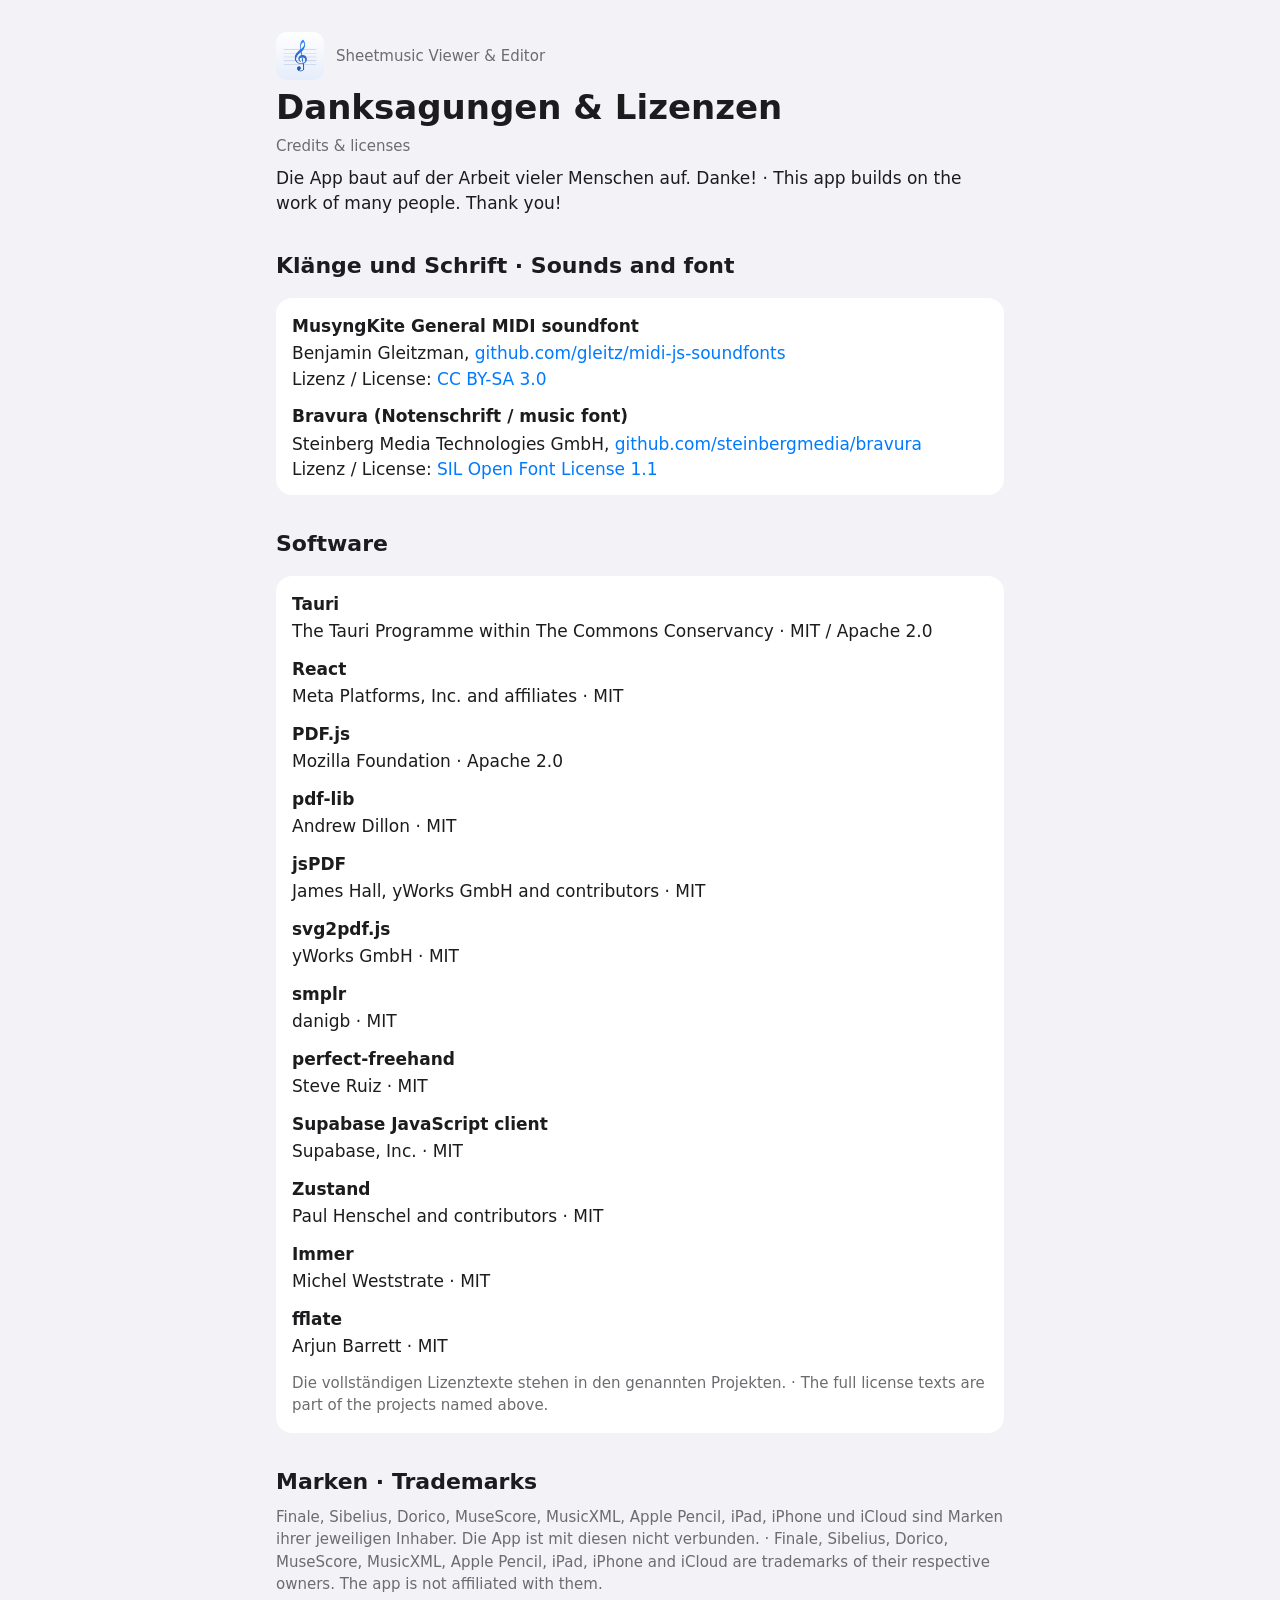
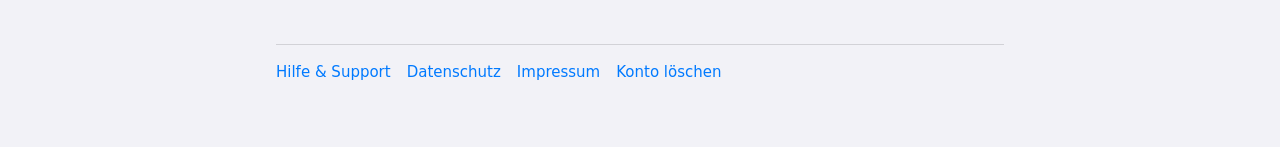
<file: credits/index.html>
<!doctype html>
<html lang="de">
<head>
<meta charset="utf-8">
<meta name="viewport" content="width=device-width, initial-scale=1">
<title>Danksagungen &amp; Lizenzen · Sheetmusic</title>
<link rel="stylesheet" href="../site.css">
<link rel="icon" href="../icon.png">
</head>
<body>
<main>
<header class="top"><img src="../icon.png" alt=""><span class="app">Sheetmusic Viewer &amp; Editor</span></header>

<h1>Danksagungen &amp; Lizenzen</h1>
<p class="muted">Credits &amp; licenses</p>
<p>Die App baut auf der Arbeit vieler Menschen auf. Danke! · This app builds on the work of many people. Thank you!</p>

<h2>Klänge und Schrift · Sounds and font</h2>
<div class="card">
<dl>
<dt>MusyngKite General MIDI soundfont</dt>
<dd>Benjamin Gleitzman, <a href="https://github.com/gleitz/midi-js-soundfonts">github.com/gleitz/midi-js-soundfonts</a><br>
Lizenz / License: <a href="https://creativecommons.org/licenses/by-sa/3.0/">CC BY-SA 3.0</a></dd>
<dt>Bravura (Notenschrift / music font)</dt>
<dd>Steinberg Media Technologies GmbH, <a href="https://github.com/steinbergmedia/bravura">github.com/steinbergmedia/bravura</a><br>
Lizenz / License: <a href="https://openfontlicense.org">SIL Open Font License 1.1</a></dd>
</dl>
</div>

<h2>Software</h2>
<div class="card">
<dl>
<dt>Tauri</dt><dd>The Tauri Programme within The Commons Conservancy · MIT / Apache 2.0</dd>
<dt>React</dt><dd>Meta Platforms, Inc. and affiliates · MIT</dd>
<dt>PDF.js</dt><dd>Mozilla Foundation · Apache 2.0</dd>
<dt>pdf-lib</dt><dd>Andrew Dillon · MIT</dd>
<dt>jsPDF</dt><dd>James Hall, yWorks GmbH and contributors · MIT</dd>
<dt>svg2pdf.js</dt><dd>yWorks GmbH · MIT</dd>
<dt>smplr</dt><dd>danigb · MIT</dd>
<dt>perfect-freehand</dt><dd>Steve Ruiz · MIT</dd>
<dt>Supabase JavaScript client</dt><dd>Supabase, Inc. · MIT</dd>
<dt>Zustand</dt><dd>Paul Henschel and contributors · MIT</dd>
<dt>Immer</dt><dd>Michel Weststrate · MIT</dd>
<dt>fflate</dt><dd>Arjun Barrett · MIT</dd>
</dl>
<p class="muted">Die vollständigen Lizenztexte stehen in den genannten Projekten. · The full license texts are part of the projects named above.</p>
</div>

<h2>Marken · Trademarks</h2>
<p class="muted">Finale, Sibelius, Dorico, MuseScore, MusicXML, Apple Pencil, iPad, iPhone und iCloud sind Marken ihrer jeweiligen Inhaber. Die App ist mit diesen nicht verbunden. · Finale, Sibelius, Dorico, MuseScore, MusicXML, Apple Pencil, iPad, iPhone and iCloud are trademarks of their respective owners. The app is not affiliated with them.</p>

<nav class="pages"><a href="../support/">Hilfe &amp; Support</a><a href="../privacy/">Datenschutz</a><a href="../imprint/">Impressum</a><a href="../delete-account/">Konto löschen</a></nav>
</main>
</body>
</html>
</file>
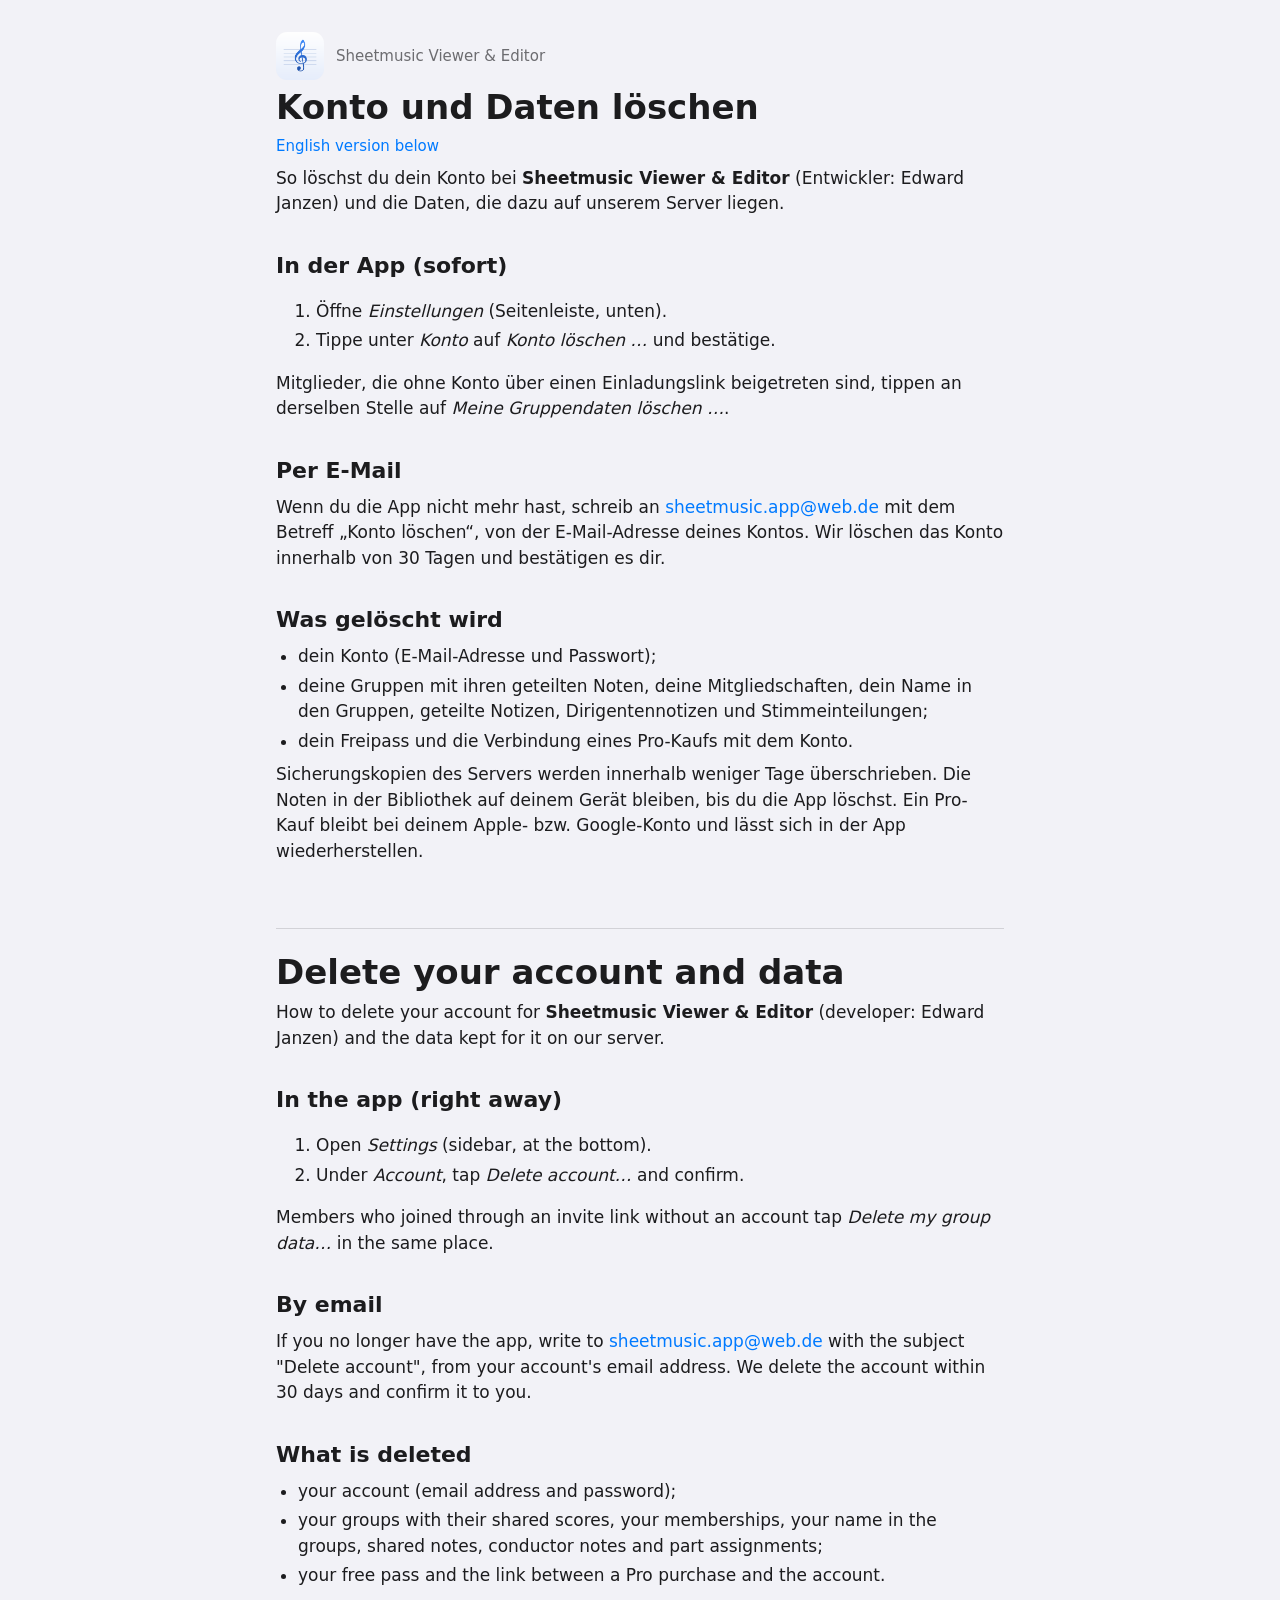
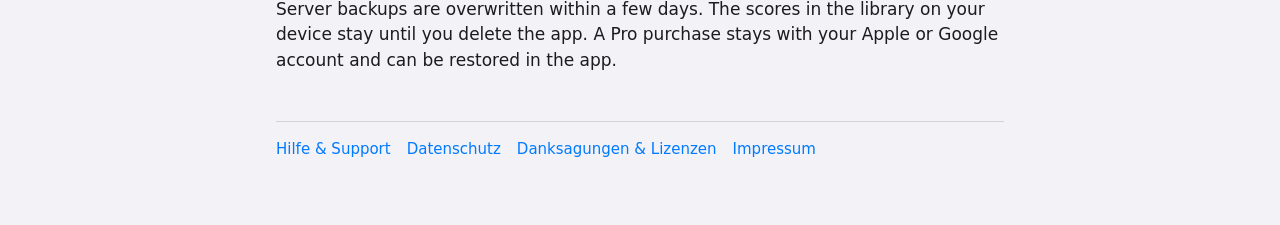
<file: delete-account/index.html>
<!doctype html>
<html lang="de">
<head>
<meta charset="utf-8">
<meta name="viewport" content="width=device-width, initial-scale=1">
<title>Konto löschen · Sheetmusic</title>
<link rel="stylesheet" href="../site.css">
<link rel="icon" href="../icon.png">
</head>
<body>
<main>
<header class="top"><img src="../icon.png" alt=""><span class="app">Sheetmusic Viewer &amp; Editor</span></header>

<section lang="de">
<h1>Konto und Daten löschen</h1>
<nav class="lang"><a href="#en">English version below</a></nav>
<p>So löschst du dein Konto bei <strong>Sheetmusic Viewer &amp; Editor</strong> (Entwickler: Edward Janzen) und die Daten, die dazu auf unserem Server liegen.</p>

<h2>In der App (sofort)</h2>
<ol>
<li>Öffne <em>Einstellungen</em> (Seitenleiste, unten).</li>
<li>Tippe unter <em>Konto</em> auf <em>Konto löschen …</em> und bestätige.</li>
</ol>
<p>Mitglieder, die ohne Konto über einen Einladungslink beigetreten sind, tippen an derselben Stelle auf <em>Meine Gruppendaten löschen …</em>.</p>

<h2>Per E-Mail</h2>
<p>Wenn du die App nicht mehr hast, schreib an <a href="mailto:sheetmusic.app@web.de?subject=Konto%20l%C3%B6schen">sheetmusic.app@web.de</a> mit dem Betreff „Konto löschen“, von der E-Mail-Adresse deines Kontos. Wir löschen das Konto innerhalb von 30 Tagen und bestätigen es dir.</p>

<h2>Was gelöscht wird</h2>
<ul>
<li>dein Konto (E-Mail-Adresse und Passwort);</li>
<li>deine Gruppen mit ihren geteilten Noten, deine Mitgliedschaften, dein Name in den Gruppen, geteilte Notizen, Dirigentennotizen und Stimmeinteilungen;</li>
<li>dein Freipass und die Verbindung eines Pro-Kaufs mit dem Konto.</li>
</ul>
<p>Sicherungskopien des Servers werden innerhalb weniger Tage überschrieben. Die Noten in der Bibliothek auf deinem Gerät bleiben, bis du die App löschst. Ein Pro-Kauf bleibt bei deinem Apple- bzw. Google-Konto und lässt sich in der App wiederherstellen.</p>
</section>

<section lang="en" id="en">
<h1>Delete your account and data</h1>
<p>How to delete your account for <strong>Sheetmusic Viewer &amp; Editor</strong> (developer: Edward Janzen) and the data kept for it on our server.</p>

<h2>In the app (right away)</h2>
<ol>
<li>Open <em>Settings</em> (sidebar, at the bottom).</li>
<li>Under <em>Account</em>, tap <em>Delete account…</em> and confirm.</li>
</ol>
<p>Members who joined through an invite link without an account tap <em>Delete my group data…</em> in the same place.</p>

<h2>By email</h2>
<p>If you no longer have the app, write to <a href="mailto:sheetmusic.app@web.de?subject=Delete%20account">sheetmusic.app@web.de</a> with the subject "Delete account", from your account's email address. We delete the account within 30 days and confirm it to you.</p>

<h2>What is deleted</h2>
<ul>
<li>your account (email address and password);</li>
<li>your groups with their shared scores, your memberships, your name in the groups, shared notes, conductor notes and part assignments;</li>
<li>your free pass and the link between a Pro purchase and the account.</li>
</ul>
<p>Server backups are overwritten within a few days. The scores in the library on your device stay until you delete the app. A Pro purchase stays with your Apple or Google account and can be restored in the app.</p>
</section>

<nav class="pages"><a href="../support/">Hilfe &amp; Support</a><a href="../privacy/">Datenschutz</a><a href="../credits/">Danksagungen &amp; Lizenzen</a><a href="../imprint/">Impressum</a></nav>
</main>
</body>
</html>
</file>
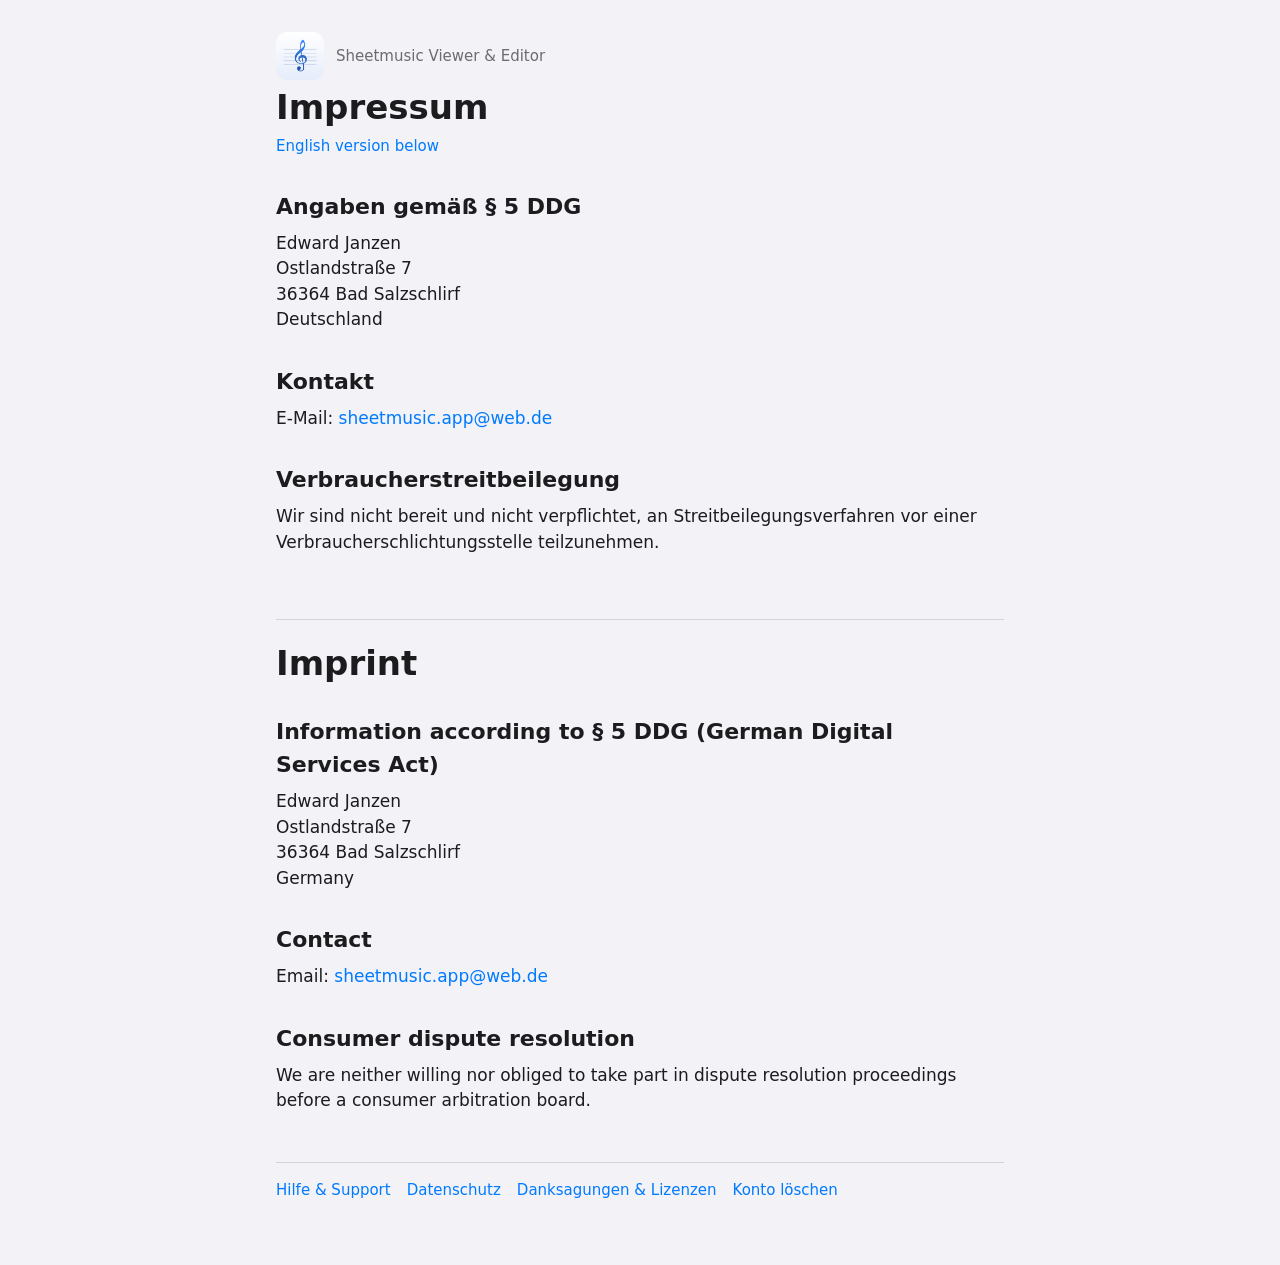
<file: imprint/index.html>
<!doctype html>
<html lang="de">
<head>
<meta charset="utf-8">
<meta name="viewport" content="width=device-width, initial-scale=1">
<title>Impressum · Sheetmusic</title>
<link rel="stylesheet" href="../site.css">
<link rel="icon" href="../icon.png">
</head>
<body>
<main>
<header class="top"><img src="../icon.png" alt=""><span class="app">Sheetmusic Viewer &amp; Editor</span></header>

<section lang="de">
<h1>Impressum</h1>
<nav class="lang"><a href="#en">English version below</a></nav>
<h2>Angaben gemäß § 5 DDG</h2>
<address>Edward Janzen<br>Ostlandstraße 7<br>36364 Bad Salzschlirf<br>Deutschland</address>
<h2>Kontakt</h2>
<p>E-Mail: <a href="mailto:sheetmusic.app@web.de">sheetmusic.app@web.de</a></p>
<h2>Verbraucherstreitbeilegung</h2>
<p>Wir sind nicht bereit und nicht verpflichtet, an Streitbeilegungsverfahren vor einer Verbraucherschlichtungsstelle teilzunehmen.</p>
</section>

<section lang="en" id="en">
<h1>Imprint</h1>
<h2>Information according to § 5 DDG (German Digital Services Act)</h2>
<address>Edward Janzen<br>Ostlandstraße 7<br>36364 Bad Salzschlirf<br>Germany</address>
<h2>Contact</h2>
<p>Email: <a href="mailto:sheetmusic.app@web.de">sheetmusic.app@web.de</a></p>
<h2>Consumer dispute resolution</h2>
<p>We are neither willing nor obliged to take part in dispute resolution proceedings before a consumer arbitration board.</p>
</section>

<nav class="pages"><a href="../support/">Hilfe &amp; Support</a><a href="../privacy/">Datenschutz</a><a href="../credits/">Danksagungen &amp; Lizenzen</a><a href="../delete-account/">Konto löschen</a></nav>
</main>
</body>
</html>
</file>
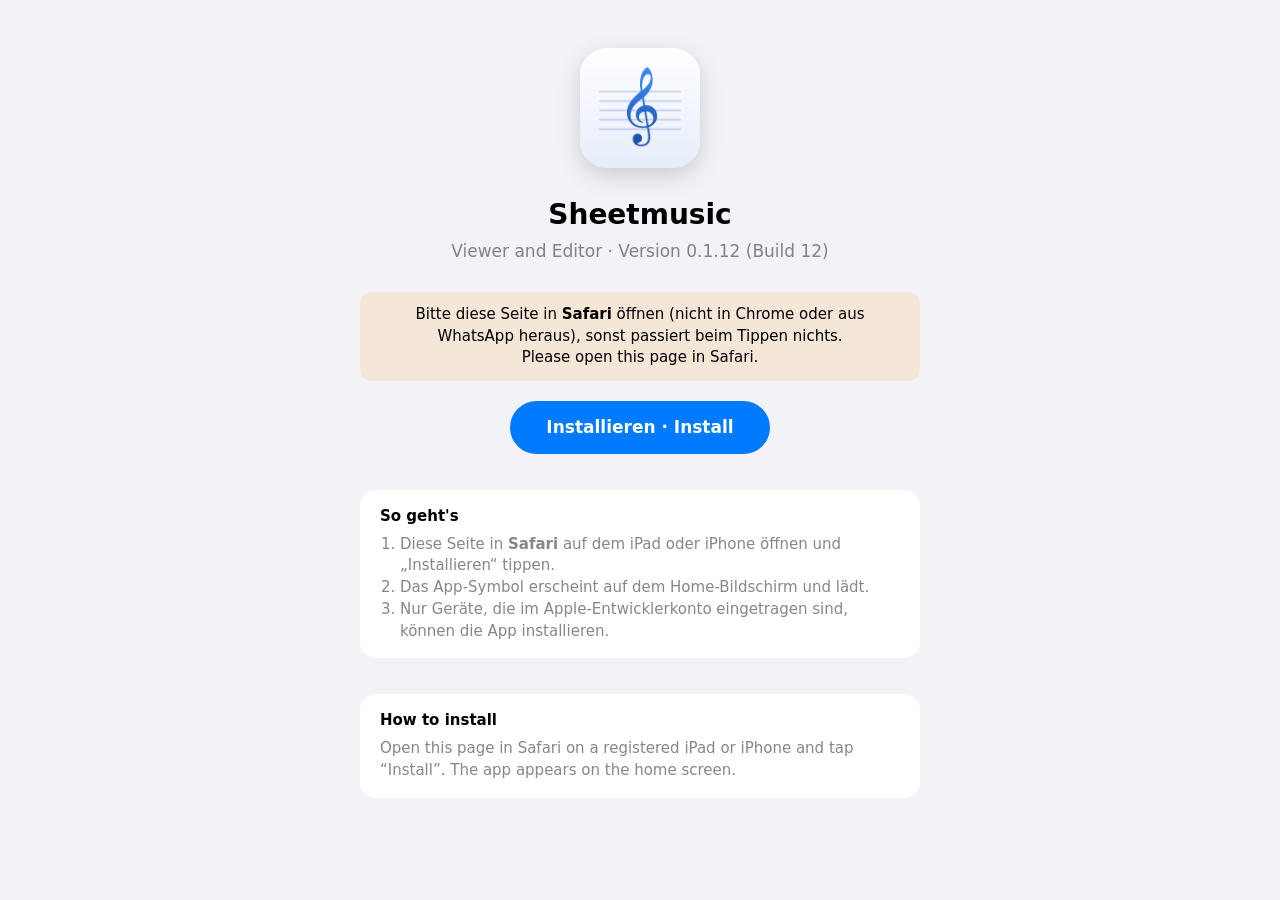
<file: ios/index.html>
<!doctype html>
<html lang="de">
<head>
<meta charset="utf-8">
<meta name="viewport" content="width=device-width, initial-scale=1">
<title>Sheetmusic installieren</title>
<style>
  :root { color-scheme: light dark; --bg: #f2f2f7; --card: #fff; --text: #000; --dim: rgba(60,60,67,.62); --tint: #007aff; }
  @media (prefers-color-scheme: dark) { :root { --bg: #000; --card: #1c1c1e; --text: #fff; --dim: rgba(235,235,245,.6); --tint: #0a84ff; } }
  body { margin: 0; font: 17px/1.45 -apple-system, system-ui, sans-serif; background: var(--bg); color: var(--text); }
  main { max-width: 560px; margin: 0 auto; padding: 48px 20px; text-align: center; }
  img { width: 120px; height: 120px; border-radius: 27px; box-shadow: 0 8px 24px rgba(0,0,0,.15); }
  h1 { font-size: 28px; margin: 20px 0 4px; }
  .version { color: var(--dim); margin: 0 0 28px; }
  .button { display: inline-block; padding: 14px 36px; border-radius: 999px; background: var(--tint); color: #fff; font-weight: 600; text-decoration: none; }
  .card { margin-top: 36px; padding: 16px 20px; border-radius: 16px; background: var(--card); text-align: left; }
  .card h2 { font-size: 15px; margin: 0 0 6px; }
  .card p, .card li { color: var(--dim); font-size: 15px; margin: 0; }
  ol { padding-left: 20px; margin: 0; }
  .notice { margin: 0 0 20px; padding: 12px 16px; border-radius: 12px; background: #ff9f0a22; color: var(--text); font-size: 15px; }
  .after { color: var(--dim); font-size: 15px; margin: 18px 0 0; }
</style>
</head>
<body>
<main>
  <img src="icon-512.png" alt="">
  <h1>Sheetmusic</h1>
  <p class="version">Viewer and Editor · Version 0.1.12 (Build 12)</p>
  <p class="notice" id="safari" hidden>Bitte diese Seite in <b>Safari</b> öffnen (nicht in Chrome oder aus WhatsApp heraus), sonst passiert beim Tippen nichts.<br>Please open this page in Safari.</p>
  <a class="button" id="install" href="itms-services://?action=download-manifest&url=https%3A%2F%2Feddytheeagle.github.io%2Fsheetmusic_creator_releases%2Fios%2Fmanifest.plist">Installieren · Install</a>
  <p class="after" id="after" hidden>iOS fragt jetzt, ob Sheetmusic installiert werden soll. Danach lädt die App auf dem Home-Bildschirm (das Symbol ist kurz grau).<br>Kommt keine Frage: die Seite in Safari neu laden und noch einmal tippen.</p>
  <div class="card">
    <h2>So geht's</h2>
    <ol>
      <li>Diese Seite in <b>Safari</b> auf dem iPad oder iPhone öffnen und „Installieren“ tippen.</li>
      <li>Das App-Symbol erscheint auf dem Home-Bildschirm und lädt.</li>
      <li>Nur Geräte, die im Apple-Entwicklerkonto eingetragen sind, können die App installieren.</li>
    </ol>
  </div>
  <div class="card">
    <h2>How to install</h2>
    <p>Open this page in Safari on a registered iPad or iPhone and tap “Install”. The app appears on the home screen.</p>
  </div>
</main>
<script>
  // Install links (itms-services) only work in Safari on an iPhone or iPad.
  var ua = navigator.userAgent
  var apple = /iPhone|iPad|iPod/.test(ua) || (navigator.platform === 'MacIntel' && navigator.maxTouchPoints > 1)
  var safari = /Safari/.test(ua) && !/CriOS|FxiOS|EdgiOS|OPiOS|GSA|FBAN|FBAV|Instagram|WhatsApp/.test(ua)
  if (!apple || !safari) document.getElementById('safari').hidden = false
  document.getElementById('install').addEventListener('click', function () { document.getElementById('after').hidden = false })
</script>
</body>
</html>
</file>
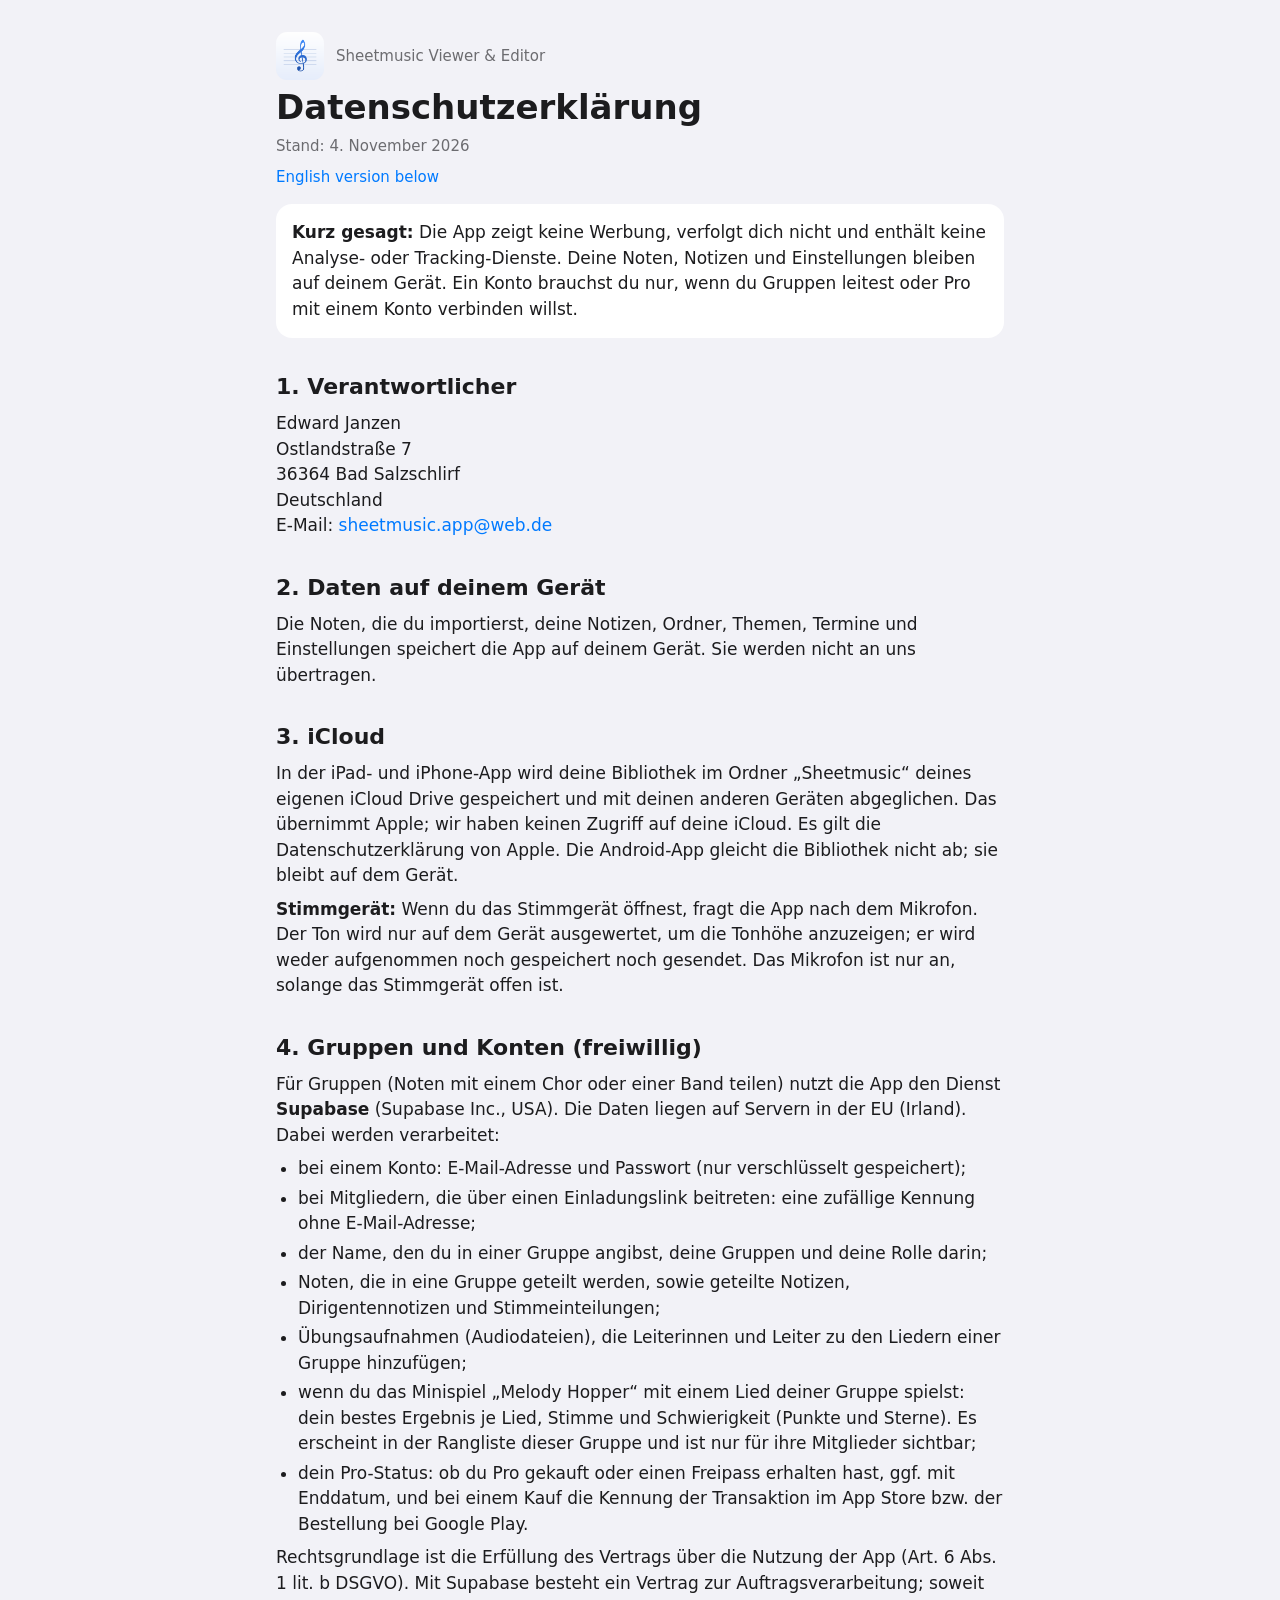
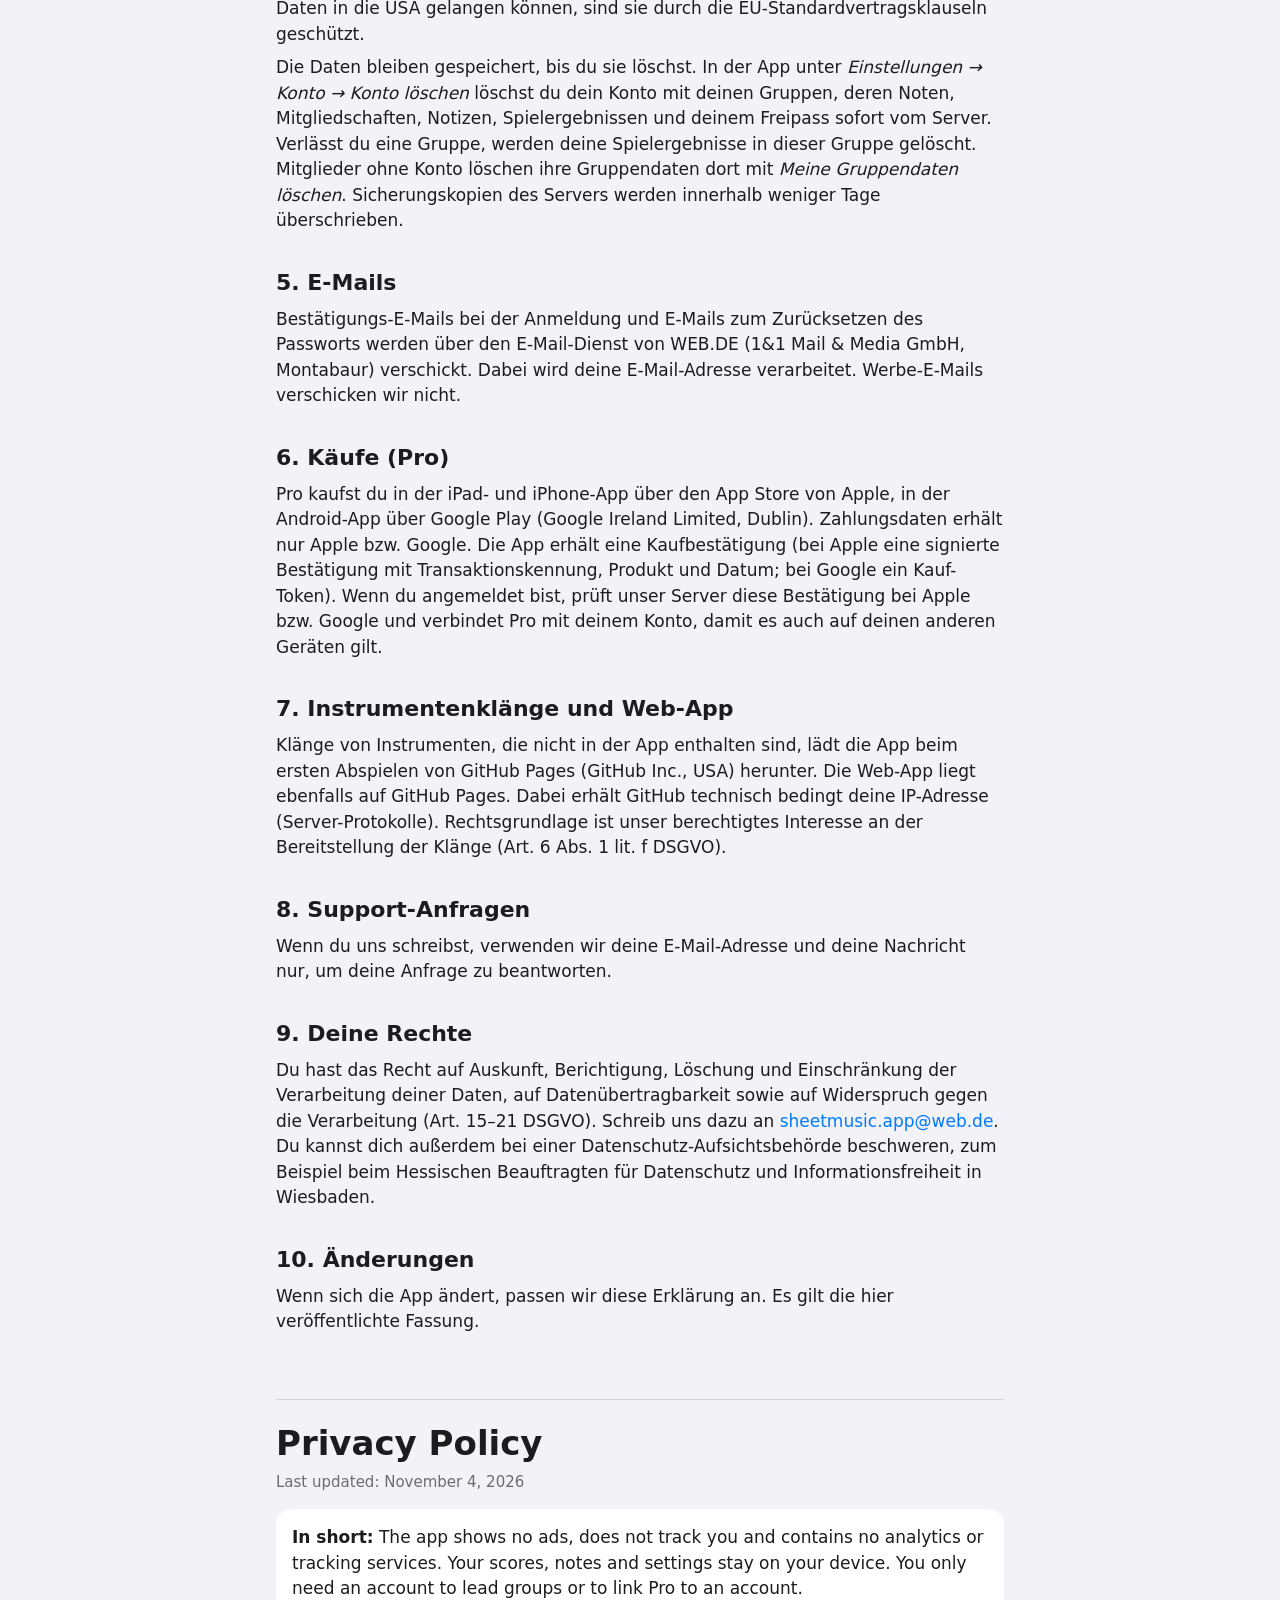
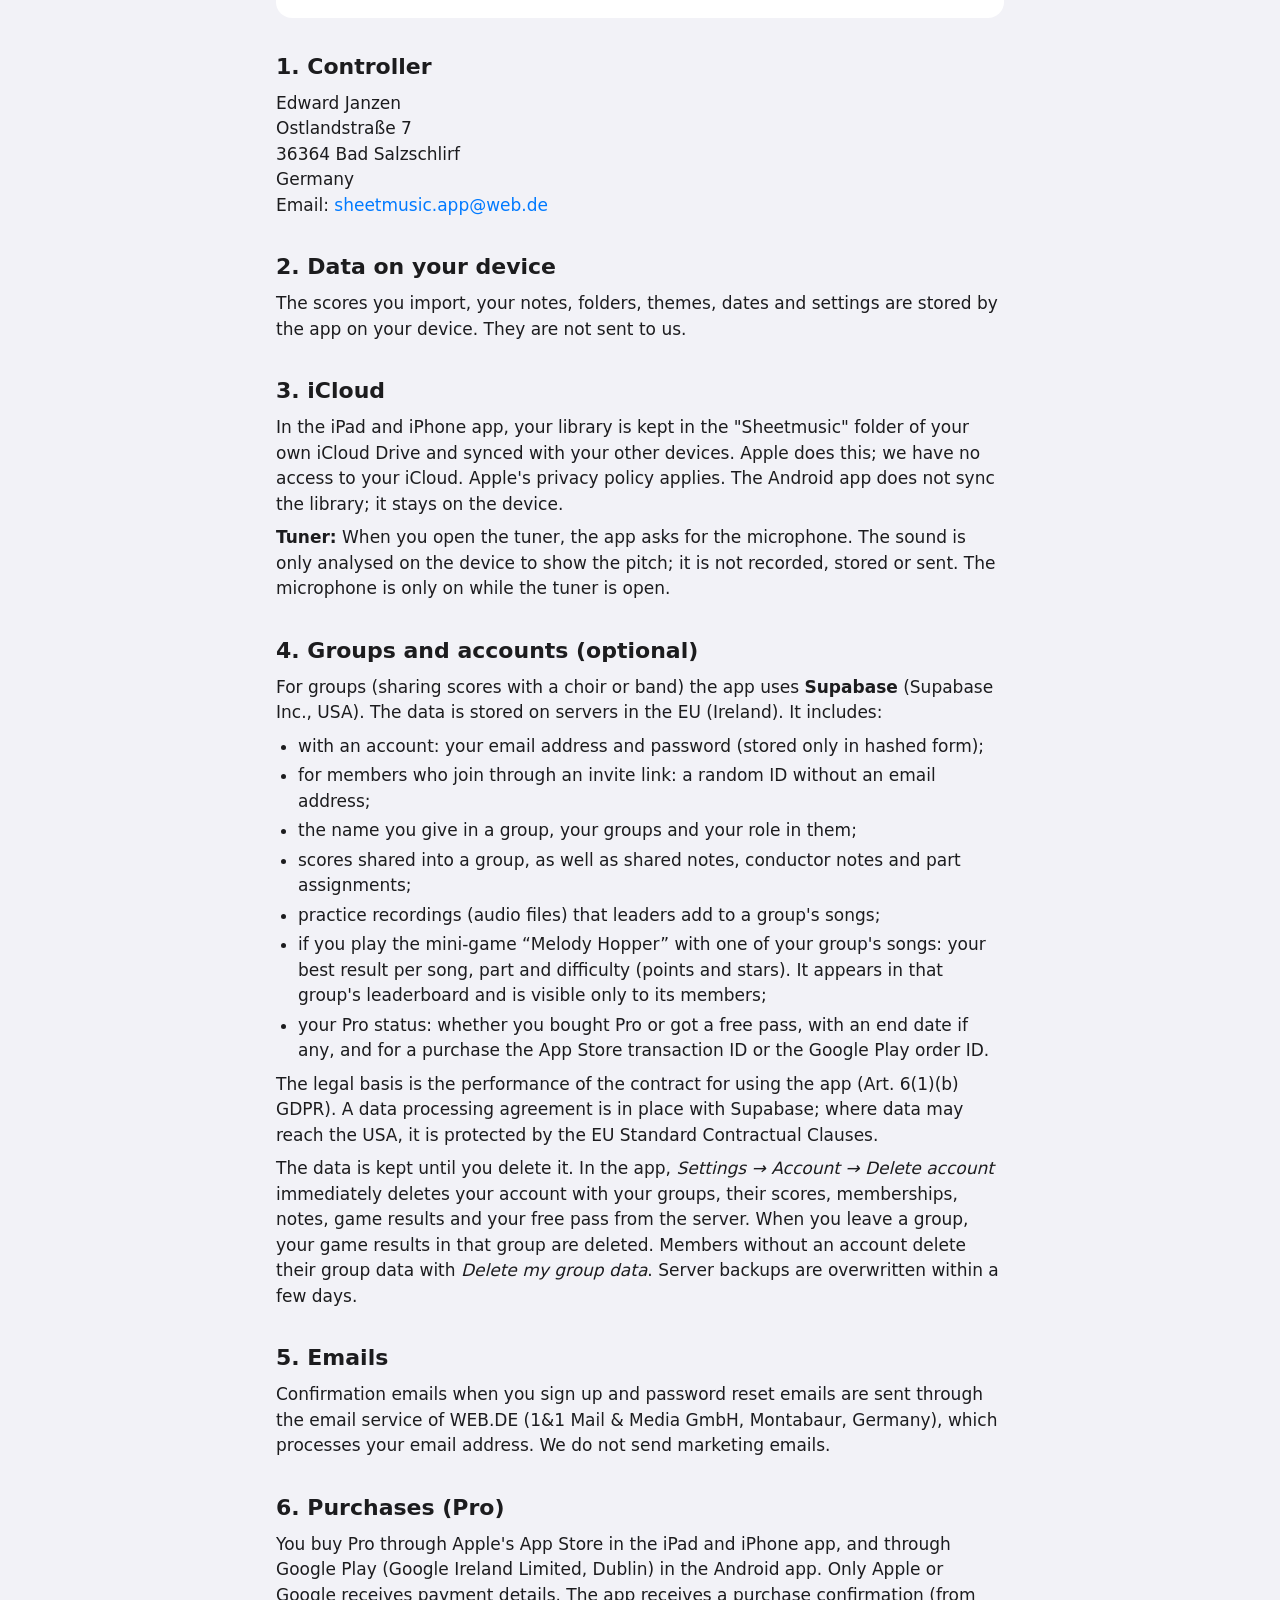
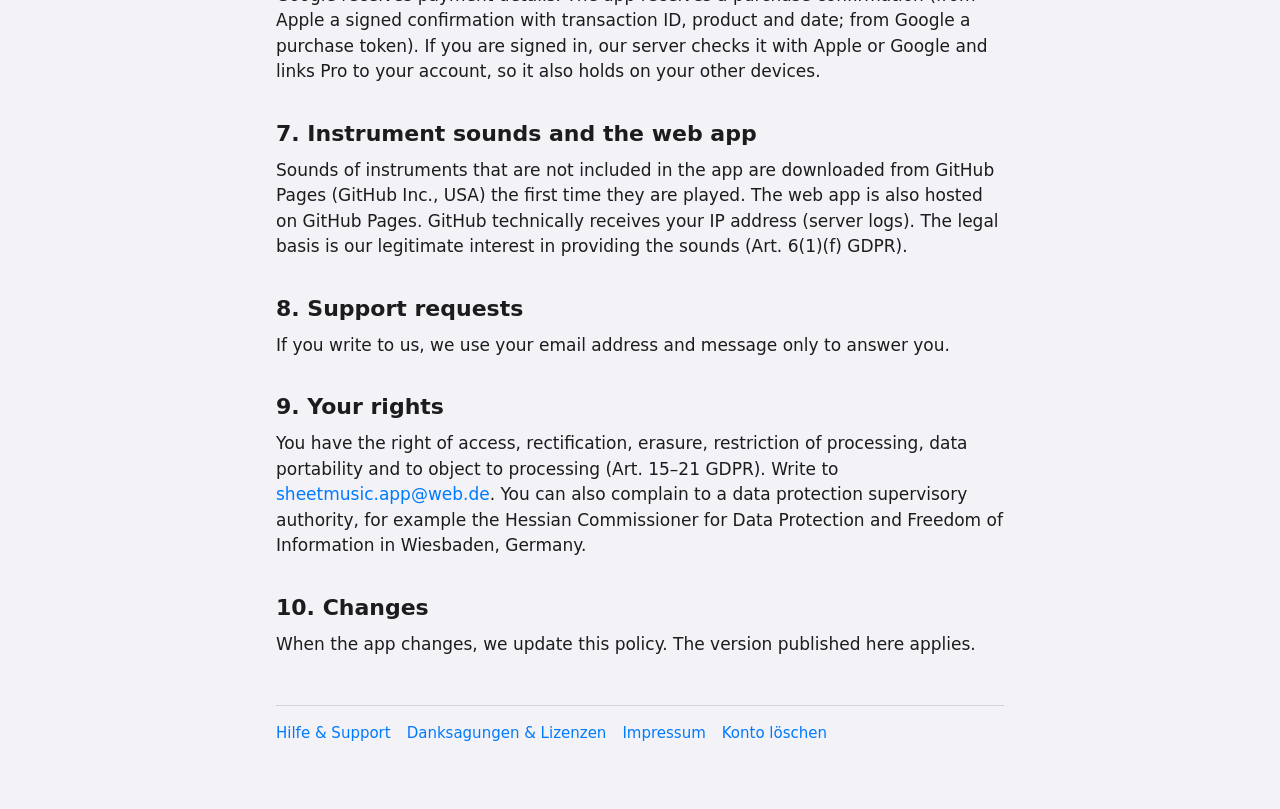
<file: privacy/index.html>
<!doctype html>
<html lang="de">
<head>
<meta charset="utf-8">
<meta name="viewport" content="width=device-width, initial-scale=1">
<title>Datenschutz · Sheetmusic</title>
<link rel="stylesheet" href="../site.css">
<link rel="icon" href="../icon.png">
</head>
<body>
<main>
<header class="top"><img src="../icon.png" alt=""><span class="app">Sheetmusic Viewer &amp; Editor</span></header>

<section lang="de">
<h1>Datenschutzerklärung</h1>
<p class="muted">Stand: 4. November 2026</p>
<nav class="lang"><a href="#en">English version below</a></nav>

<div class="card">
<p><strong>Kurz gesagt:</strong> Die App zeigt keine Werbung, verfolgt dich nicht und enthält keine Analyse- oder Tracking-Dienste. Deine Noten, Notizen und Einstellungen bleiben auf deinem Gerät. Ein Konto brauchst du nur, wenn du Gruppen leitest oder Pro mit einem Konto verbinden willst.</p>
</div>

<h2>1. Verantwortlicher</h2>
<address>Edward Janzen<br>Ostlandstraße 7<br>36364 Bad Salzschlirf<br>Deutschland<br>E-Mail: <a href="mailto:sheetmusic.app@web.de">sheetmusic.app@web.de</a></address>

<h2>2. Daten auf deinem Gerät</h2>
<p>Die Noten, die du importierst, deine Notizen, Ordner, Themen, Termine und Einstellungen speichert die App auf deinem Gerät. Sie werden nicht an uns übertragen.</p>

<h2>3. iCloud</h2>
<p>In der iPad- und iPhone-App wird deine Bibliothek im Ordner „Sheetmusic“ deines eigenen iCloud Drive gespeichert und mit deinen anderen Geräten abgeglichen. Das übernimmt Apple; wir haben keinen Zugriff auf deine iCloud. Es gilt die Datenschutzerklärung von Apple. Die Android-App gleicht die Bibliothek nicht ab; sie bleibt auf dem Gerät.</p>
<p><strong>Stimmgerät:</strong> Wenn du das Stimmgerät öffnest, fragt die App nach dem Mikrofon. Der Ton wird nur auf dem Gerät ausgewertet, um die Tonhöhe anzuzeigen; er wird weder aufgenommen noch gespeichert noch gesendet. Das Mikrofon ist nur an, solange das Stimmgerät offen ist.</p>

<h2>4. Gruppen und Konten (freiwillig)</h2>
<p>Für Gruppen (Noten mit einem Chor oder einer Band teilen) nutzt die App den Dienst <strong>Supabase</strong> (Supabase Inc., USA). Die Daten liegen auf Servern in der EU (Irland). Dabei werden verarbeitet:</p>
<ul>
<li>bei einem Konto: E-Mail-Adresse und Passwort (nur verschlüsselt gespeichert);</li>
<li>bei Mitgliedern, die über einen Einladungslink beitreten: eine zufällige Kennung ohne E-Mail-Adresse;</li>
<li>der Name, den du in einer Gruppe angibst, deine Gruppen und deine Rolle darin;</li>
<li>Noten, die in eine Gruppe geteilt werden, sowie geteilte Notizen, Dirigentennotizen und Stimmeinteilungen;</li>
<li>Übungsaufnahmen (Audiodateien), die Leiterinnen und Leiter zu den Liedern einer Gruppe hinzufügen;</li>
<li>wenn du das Minispiel „Melody Hopper“ mit einem Lied deiner Gruppe spielst: dein bestes Ergebnis je Lied, Stimme und Schwierigkeit (Punkte und Sterne). Es erscheint in der Rangliste dieser Gruppe und ist nur für ihre Mitglieder sichtbar;</li>
<li>dein Pro-Status: ob du Pro gekauft oder einen Freipass erhalten hast, ggf. mit Enddatum, und bei einem Kauf die Kennung der Transaktion im App Store bzw. der Bestellung bei Google Play.</li>
</ul>
<p>Rechtsgrundlage ist die Erfüllung des Vertrags über die Nutzung der App (Art. 6 Abs. 1 lit. b DSGVO). Mit Supabase besteht ein Vertrag zur Auftragsverarbeitung; soweit Daten in die USA gelangen können, sind sie durch die EU-Standardvertragsklauseln geschützt.</p>
<p>Die Daten bleiben gespeichert, bis du sie löschst. In der App unter <em>Einstellungen → Konto → Konto löschen</em> löschst du dein Konto mit deinen Gruppen, deren Noten, Mitgliedschaften, Notizen, Spielergebnissen und deinem Freipass sofort vom Server. Verlässt du eine Gruppe, werden deine Spielergebnisse in dieser Gruppe gelöscht. Mitglieder ohne Konto löschen ihre Gruppendaten dort mit <em>Meine Gruppendaten löschen</em>. Sicherungskopien des Servers werden innerhalb weniger Tage überschrieben.</p>

<h2>5. E-Mails</h2>
<p>Bestätigungs-E-Mails bei der Anmeldung und E-Mails zum Zurücksetzen des Passworts werden über den E-Mail-Dienst von WEB.DE (1&amp;1 Mail &amp; Media GmbH, Montabaur) verschickt. Dabei wird deine E-Mail-Adresse verarbeitet. Werbe-E-Mails verschicken wir nicht.</p>

<h2>6. Käufe (Pro)</h2>
<p>Pro kaufst du in der iPad- und iPhone-App über den App Store von Apple, in der Android-App über Google Play (Google Ireland Limited, Dublin). Zahlungsdaten erhält nur Apple bzw. Google. Die App erhält eine Kaufbestätigung (bei Apple eine signierte Bestätigung mit Transaktionskennung, Produkt und Datum; bei Google ein Kauf-Token). Wenn du angemeldet bist, prüft unser Server diese Bestätigung bei Apple bzw. Google und verbindet Pro mit deinem Konto, damit es auch auf deinen anderen Geräten gilt.</p>

<h2>7. Instrumentenklänge und Web-App</h2>
<p>Klänge von Instrumenten, die nicht in der App enthalten sind, lädt die App beim ersten Abspielen von GitHub Pages (GitHub Inc., USA) herunter. Die Web-App liegt ebenfalls auf GitHub Pages. Dabei erhält GitHub technisch bedingt deine IP-Adresse (Server-Protokolle). Rechtsgrundlage ist unser berechtigtes Interesse an der Bereitstellung der Klänge (Art. 6 Abs. 1 lit. f DSGVO).</p>

<h2>8. Support-Anfragen</h2>
<p>Wenn du uns schreibst, verwenden wir deine E-Mail-Adresse und deine Nachricht nur, um deine Anfrage zu beantworten.</p>

<h2>9. Deine Rechte</h2>
<p>Du hast das Recht auf Auskunft, Berichtigung, Löschung und Einschränkung der Verarbeitung deiner Daten, auf Datenübertragbarkeit sowie auf Widerspruch gegen die Verarbeitung (Art. 15–21 DSGVO). Schreib uns dazu an <a href="mailto:sheetmusic.app@web.de">sheetmusic.app@web.de</a>. Du kannst dich außerdem bei einer Datenschutz-Aufsichtsbehörde beschweren, zum Beispiel beim Hessischen Beauftragten für Datenschutz und Informationsfreiheit in Wiesbaden.</p>

<h2>10. Änderungen</h2>
<p>Wenn sich die App ändert, passen wir diese Erklärung an. Es gilt die hier veröffentlichte Fassung.</p>
</section>

<section lang="en" id="en">
<h1>Privacy Policy</h1>
<p class="muted">Last updated: November 4, 2026</p>

<div class="card">
<p><strong>In short:</strong> The app shows no ads, does not track you and contains no analytics or tracking services. Your scores, notes and settings stay on your device. You only need an account to lead groups or to link Pro to an account.</p>
</div>

<h2>1. Controller</h2>
<address>Edward Janzen<br>Ostlandstraße 7<br>36364 Bad Salzschlirf<br>Germany<br>Email: <a href="mailto:sheetmusic.app@web.de">sheetmusic.app@web.de</a></address>

<h2>2. Data on your device</h2>
<p>The scores you import, your notes, folders, themes, dates and settings are stored by the app on your device. They are not sent to us.</p>

<h2>3. iCloud</h2>
<p>In the iPad and iPhone app, your library is kept in the "Sheetmusic" folder of your own iCloud Drive and synced with your other devices. Apple does this; we have no access to your iCloud. Apple's privacy policy applies. The Android app does not sync the library; it stays on the device.</p>
<p><strong>Tuner:</strong> When you open the tuner, the app asks for the microphone. The sound is only analysed on the device to show the pitch; it is not recorded, stored or sent. The microphone is only on while the tuner is open.</p>

<h2>4. Groups and accounts (optional)</h2>
<p>For groups (sharing scores with a choir or band) the app uses <strong>Supabase</strong> (Supabase Inc., USA). The data is stored on servers in the EU (Ireland). It includes:</p>
<ul>
<li>with an account: your email address and password (stored only in hashed form);</li>
<li>for members who join through an invite link: a random ID without an email address;</li>
<li>the name you give in a group, your groups and your role in them;</li>
<li>scores shared into a group, as well as shared notes, conductor notes and part assignments;</li>
<li>practice recordings (audio files) that leaders add to a group's songs;</li>
<li>if you play the mini-game “Melody Hopper” with one of your group's songs: your best result per song, part and difficulty (points and stars). It appears in that group's leaderboard and is visible only to its members;</li>
<li>your Pro status: whether you bought Pro or got a free pass, with an end date if any, and for a purchase the App Store transaction ID or the Google Play order ID.</li>
</ul>
<p>The legal basis is the performance of the contract for using the app (Art. 6(1)(b) GDPR). A data processing agreement is in place with Supabase; where data may reach the USA, it is protected by the EU Standard Contractual Clauses.</p>
<p>The data is kept until you delete it. In the app, <em>Settings → Account → Delete account</em> immediately deletes your account with your groups, their scores, memberships, notes, game results and your free pass from the server. When you leave a group, your game results in that group are deleted. Members without an account delete their group data with <em>Delete my group data</em>. Server backups are overwritten within a few days.</p>

<h2>5. Emails</h2>
<p>Confirmation emails when you sign up and password reset emails are sent through the email service of WEB.DE (1&amp;1 Mail &amp; Media GmbH, Montabaur, Germany), which processes your email address. We do not send marketing emails.</p>

<h2>6. Purchases (Pro)</h2>
<p>You buy Pro through Apple's App Store in the iPad and iPhone app, and through Google Play (Google Ireland Limited, Dublin) in the Android app. Only Apple or Google receives payment details. The app receives a purchase confirmation (from Apple a signed confirmation with transaction ID, product and date; from Google a purchase token). If you are signed in, our server checks it with Apple or Google and links Pro to your account, so it also holds on your other devices.</p>

<h2>7. Instrument sounds and the web app</h2>
<p>Sounds of instruments that are not included in the app are downloaded from GitHub Pages (GitHub Inc., USA) the first time they are played. The web app is also hosted on GitHub Pages. GitHub technically receives your IP address (server logs). The legal basis is our legitimate interest in providing the sounds (Art. 6(1)(f) GDPR).</p>

<h2>8. Support requests</h2>
<p>If you write to us, we use your email address and message only to answer you.</p>

<h2>9. Your rights</h2>
<p>You have the right of access, rectification, erasure, restriction of processing, data portability and to object to processing (Art. 15–21 GDPR). Write to <a href="mailto:sheetmusic.app@web.de">sheetmusic.app@web.de</a>. You can also complain to a data protection supervisory authority, for example the Hessian Commissioner for Data Protection and Freedom of Information in Wiesbaden, Germany.</p>

<h2>10. Changes</h2>
<p>When the app changes, we update this policy. The version published here applies.</p>
</section>

<nav class="pages"><a href="../support/">Hilfe &amp; Support</a><a href="../credits/">Danksagungen &amp; Lizenzen</a><a href="../imprint/">Impressum</a><a href="../delete-account/">Konto löschen</a></nav>
</main>
</body>
</html>
</file>
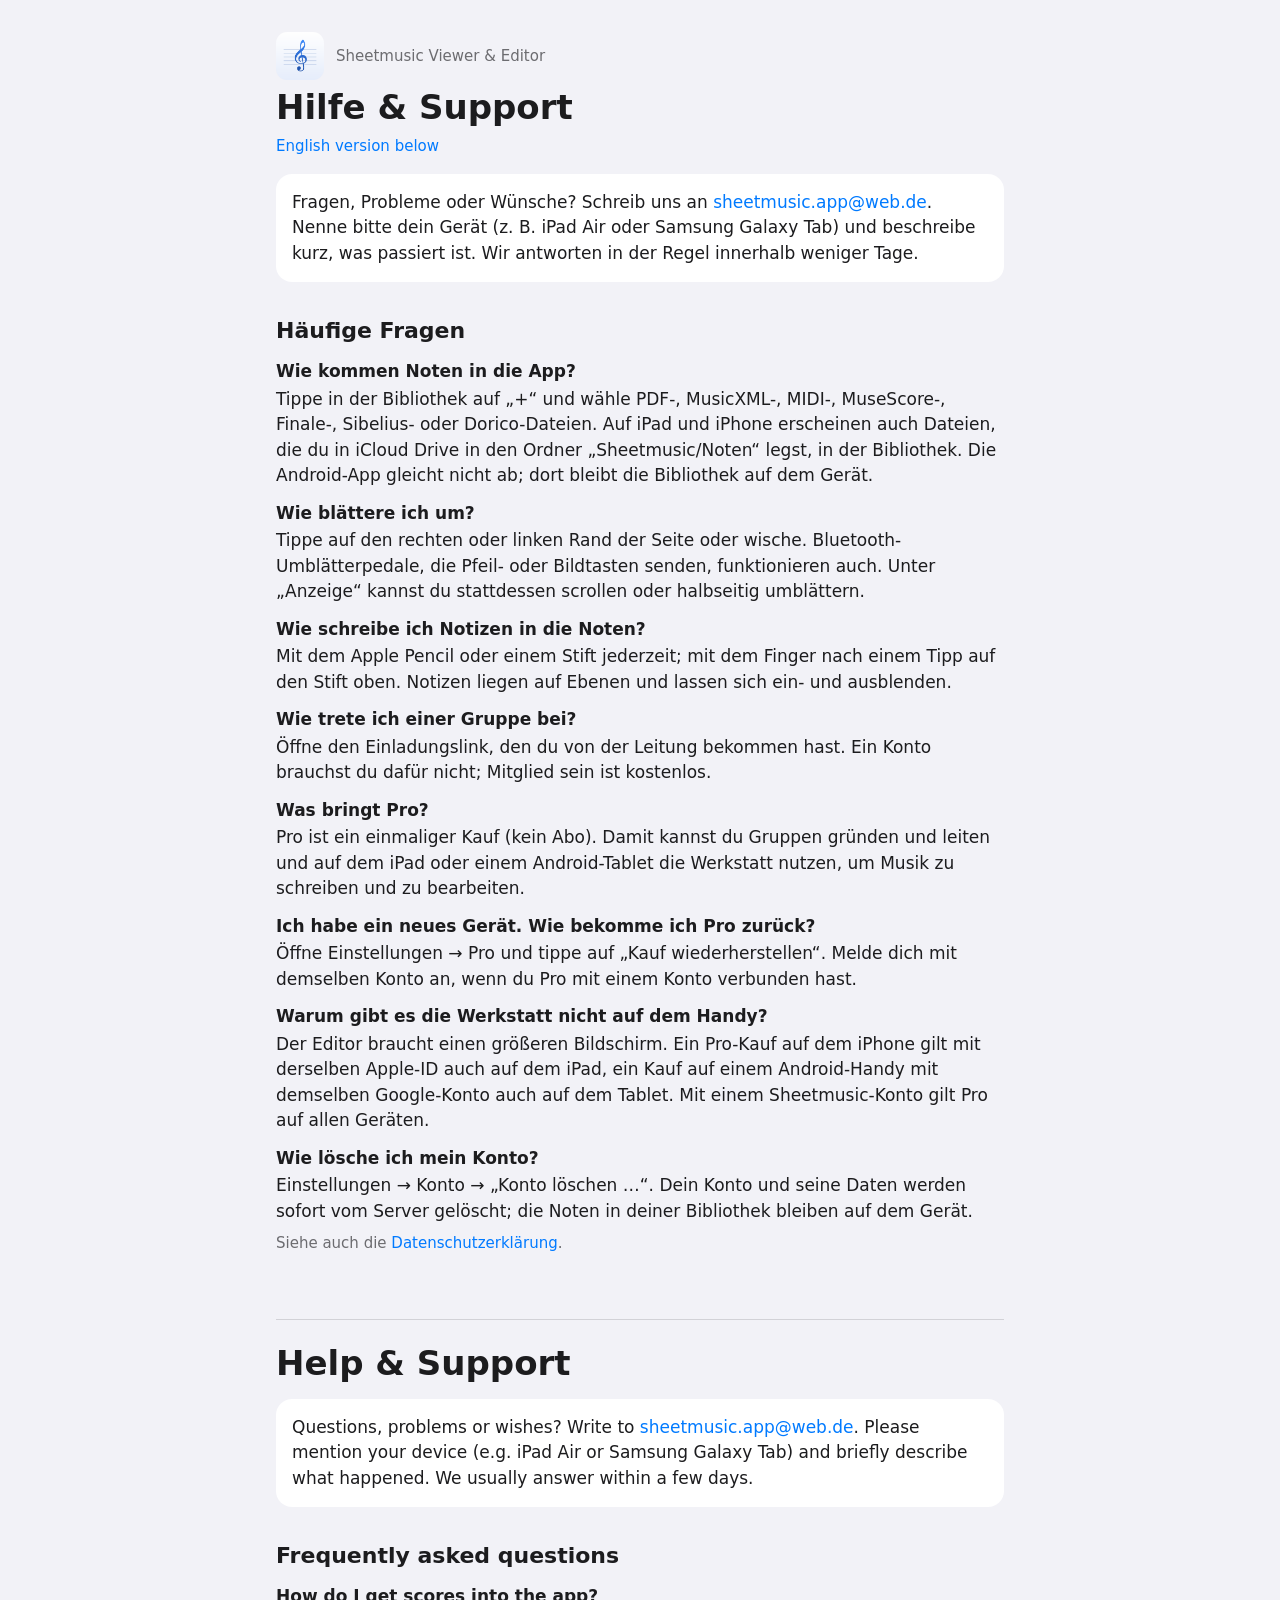
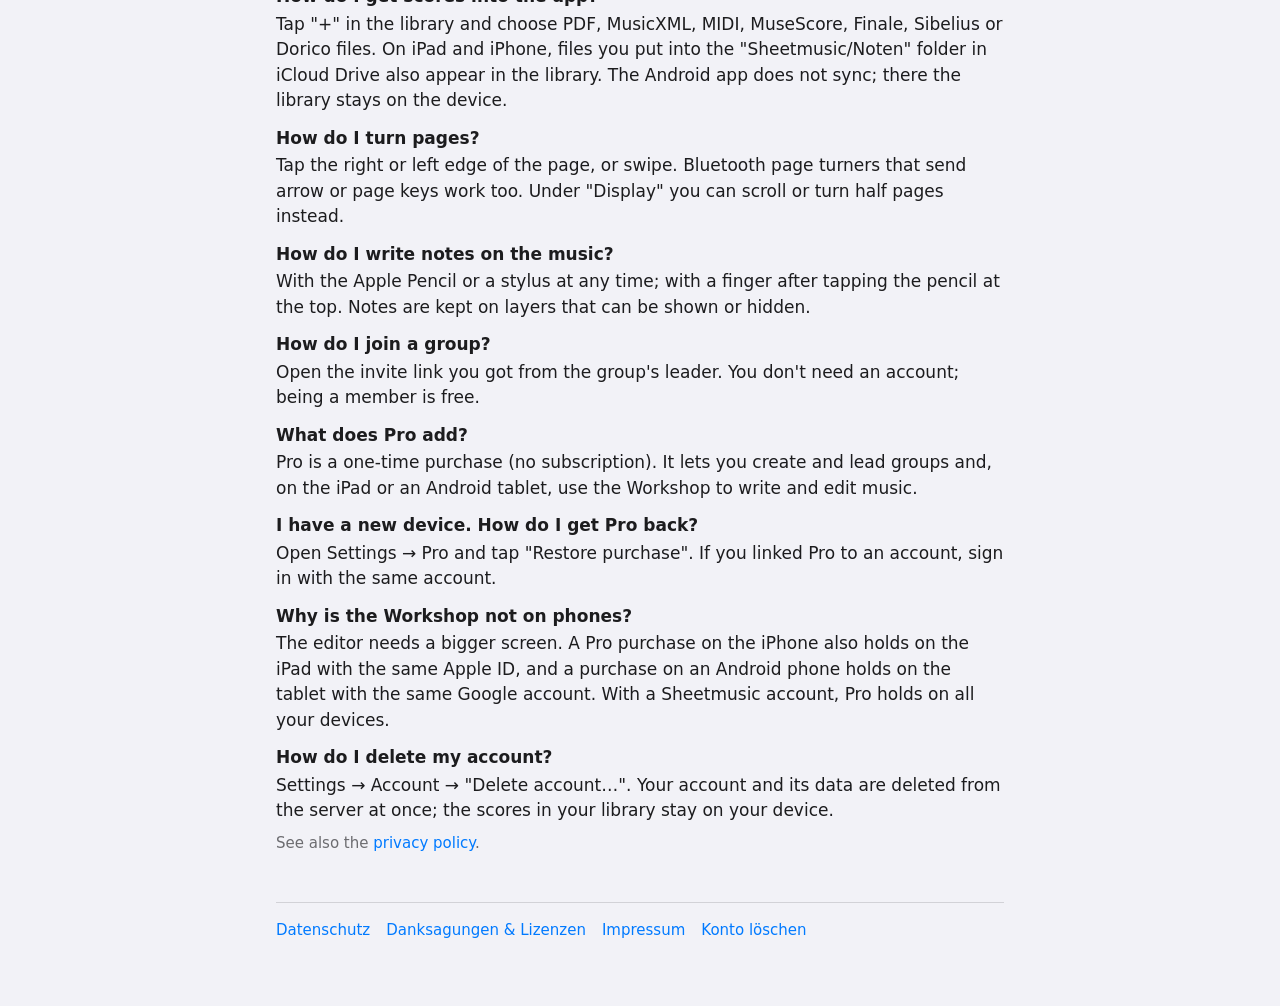
<file: support/index.html>
<!doctype html>
<html lang="de">
<head>
<meta charset="utf-8">
<meta name="viewport" content="width=device-width, initial-scale=1">
<title>Hilfe &amp; Support · Sheetmusic</title>
<link rel="stylesheet" href="../site.css">
<link rel="icon" href="../icon.png">
</head>
<body>
<main>
<header class="top"><img src="../icon.png" alt=""><span class="app">Sheetmusic Viewer &amp; Editor</span></header>

<section lang="de">
<h1>Hilfe &amp; Support</h1>
<nav class="lang"><a href="#en">English version below</a></nav>

<div class="card">
<p>Fragen, Probleme oder Wünsche? Schreib uns an <a href="mailto:sheetmusic.app@web.de?subject=Sheetmusic">sheetmusic.app@web.de</a>. Nenne bitte dein Gerät (z. B. iPad Air oder Samsung Galaxy Tab) und beschreibe kurz, was passiert ist. Wir antworten in der Regel innerhalb weniger Tage.</p>
</div>

<h2>Häufige Fragen</h2>
<dl>
<dt>Wie kommen Noten in die App?</dt>
<dd>Tippe in der Bibliothek auf „+“ und wähle PDF-, MusicXML-, MIDI-, MuseScore-, Finale-, Sibelius- oder Dorico-Dateien. Auf iPad und iPhone erscheinen auch Dateien, die du in iCloud Drive in den Ordner „Sheetmusic/Noten“ legst, in der Bibliothek. Die Android-App gleicht nicht ab; dort bleibt die Bibliothek auf dem Gerät.</dd>
<dt>Wie blättere ich um?</dt>
<dd>Tippe auf den rechten oder linken Rand der Seite oder wische. Bluetooth-Umblätterpedale, die Pfeil- oder Bildtasten senden, funktionieren auch. Unter „Anzeige“ kannst du stattdessen scrollen oder halbseitig umblättern.</dd>
<dt>Wie schreibe ich Notizen in die Noten?</dt>
<dd>Mit dem Apple Pencil oder einem Stift jederzeit; mit dem Finger nach einem Tipp auf den Stift oben. Notizen liegen auf Ebenen und lassen sich ein- und ausblenden.</dd>
<dt>Wie trete ich einer Gruppe bei?</dt>
<dd>Öffne den Einladungslink, den du von der Leitung bekommen hast. Ein Konto brauchst du dafür nicht; Mitglied sein ist kostenlos.</dd>
<dt>Was bringt Pro?</dt>
<dd>Pro ist ein einmaliger Kauf (kein Abo). Damit kannst du Gruppen gründen und leiten und auf dem iPad oder einem Android-Tablet die Werkstatt nutzen, um Musik zu schreiben und zu bearbeiten.</dd>
<dt>Ich habe ein neues Gerät. Wie bekomme ich Pro zurück?</dt>
<dd>Öffne Einstellungen → Pro und tippe auf „Kauf wiederherstellen“. Melde dich mit demselben Konto an, wenn du Pro mit einem Konto verbunden hast.</dd>
<dt>Warum gibt es die Werkstatt nicht auf dem Handy?</dt>
<dd>Der Editor braucht einen größeren Bildschirm. Ein Pro-Kauf auf dem iPhone gilt mit derselben Apple-ID auch auf dem iPad, ein Kauf auf einem Android-Handy mit demselben Google-Konto auch auf dem Tablet. Mit einem Sheetmusic-Konto gilt Pro auf allen Geräten.</dd>
<dt>Wie lösche ich mein Konto?</dt>
<dd>Einstellungen → Konto → „Konto löschen …“. Dein Konto und seine Daten werden sofort vom Server gelöscht; die Noten in deiner Bibliothek bleiben auf dem Gerät.</dd>
</dl>

<p class="muted">Siehe auch die <a href="../privacy/">Datenschutzerklärung</a>.</p>
</section>

<section lang="en" id="en">
<h1>Help &amp; Support</h1>

<div class="card">
<p>Questions, problems or wishes? Write to <a href="mailto:sheetmusic.app@web.de?subject=Sheetmusic">sheetmusic.app@web.de</a>. Please mention your device (e.g. iPad Air or Samsung Galaxy Tab) and briefly describe what happened. We usually answer within a few days.</p>
</div>

<h2>Frequently asked questions</h2>
<dl>
<dt>How do I get scores into the app?</dt>
<dd>Tap "+" in the library and choose PDF, MusicXML, MIDI, MuseScore, Finale, Sibelius or Dorico files. On iPad and iPhone, files you put into the "Sheetmusic/Noten" folder in iCloud Drive also appear in the library. The Android app does not sync; there the library stays on the device.</dd>
<dt>How do I turn pages?</dt>
<dd>Tap the right or left edge of the page, or swipe. Bluetooth page turners that send arrow or page keys work too. Under "Display" you can scroll or turn half pages instead.</dd>
<dt>How do I write notes on the music?</dt>
<dd>With the Apple Pencil or a stylus at any time; with a finger after tapping the pencil at the top. Notes are kept on layers that can be shown or hidden.</dd>
<dt>How do I join a group?</dt>
<dd>Open the invite link you got from the group's leader. You don't need an account; being a member is free.</dd>
<dt>What does Pro add?</dt>
<dd>Pro is a one-time purchase (no subscription). It lets you create and lead groups and, on the iPad or an Android tablet, use the Workshop to write and edit music.</dd>
<dt>I have a new device. How do I get Pro back?</dt>
<dd>Open Settings → Pro and tap "Restore purchase". If you linked Pro to an account, sign in with the same account.</dd>
<dt>Why is the Workshop not on phones?</dt>
<dd>The editor needs a bigger screen. A Pro purchase on the iPhone also holds on the iPad with the same Apple ID, and a purchase on an Android phone holds on the tablet with the same Google account. With a Sheetmusic account, Pro holds on all your devices.</dd>
<dt>How do I delete my account?</dt>
<dd>Settings → Account → "Delete account…". Your account and its data are deleted from the server at once; the scores in your library stay on your device.</dd>
</dl>

<p class="muted">See also the <a href="../privacy/#en">privacy policy</a>.</p>
</section>

<nav class="pages"><a href="../privacy/">Datenschutz</a><a href="../credits/">Danksagungen &amp; Lizenzen</a><a href="../imprint/">Impressum</a><a href="../delete-account/">Konto löschen</a></nav>
</main>
</body>
</html>
</file>
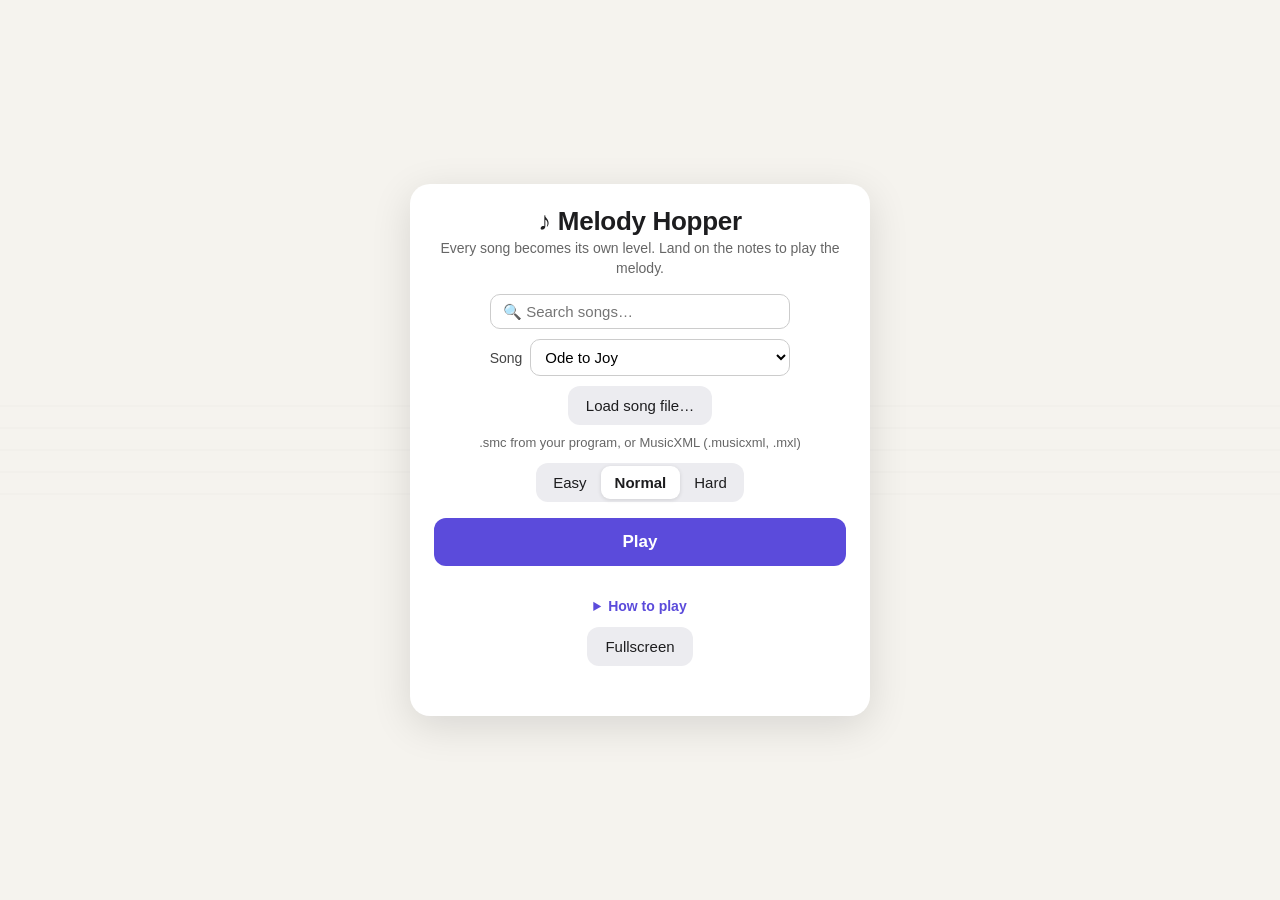
<file: app/melody-hopper.html>
<!DOCTYPE html>
<html lang="en">
<head>
<meta charset="utf-8">
<meta name="viewport" content="width=device-width,initial-scale=1,maximum-scale=1,user-scalable=no,viewport-fit=cover">
<meta name="apple-mobile-web-app-capable" content="yes">
<meta name="mobile-web-app-capable" content="yes">
<meta name="theme-color" content="#f6f4ef">
<title>Melody Hopper</title>
<style>
  html, body { margin: 0; height: 100%; background: #f6f4ef; color: #1d1d1f; overflow: hidden; overscroll-behavior: none;
    font-family: -apple-system, "Segoe UI", Roboto, sans-serif; touch-action: none; user-select: none; -webkit-user-select: none;
    -webkit-touch-callout: none; -webkit-tap-highlight-color: transparent; }
  canvas { display: block; position: fixed; inset: 0; width: 100vw; height: 100vh; }
  .ov { position: fixed; inset: 0; display: flex; background: rgba(246,244,239,.84); box-sizing: border-box;
    padding: env(safe-area-inset-top) env(safe-area-inset-right) env(safe-area-inset-bottom) env(safe-area-inset-left);
    overflow-y: auto; -webkit-overflow-scrolling: touch; touch-action: pan-y; overscroll-behavior: contain; }
  .ov > .card { margin: auto; } /* centred, but scrolls from the top when taller than the screen */
  .card { background: #fff; border-radius: 20px; box-shadow: 0 10px 40px rgba(0,0,0,.12); padding: 22px 24px; margin: 16px;
    max-width: 460px; width: calc(100% - 32px); box-sizing: border-box; text-align: center; touch-action: pan-y; }
  h1 { margin: 0 0 2px; font-size: 26px; letter-spacing: -.3px; }
  .sub { color: #666; margin: 0 0 16px; font-size: 14px; line-height: 1.4; }
  .row { display: flex; gap: 8px; align-items: center; justify-content: center; margin: 10px 0; flex-wrap: wrap; }
  label { font-size: 14px; color: #444; }
  #songSearch { font: inherit; font-size: 15px; padding: 8px 12px; border-radius: 10px; border: 1px solid #ccc; background: #fff; width: 100%; max-width: 300px; box-sizing: border-box; }
  select { font: inherit; font-size: 15px; padding: 8px 10px; border-radius: 10px; border: 1px solid #ccc; background: #fff; max-width: 260px; }
  button { font: inherit; font-size: 15px; border: 0; border-radius: 12px; padding: 11px 18px; cursor: pointer; background: #ececf0; color: #1d1d1f; touch-action: manipulation; }
  button.primary { background: #5b4bdb; color: #fff; font-weight: 600; }
  button.wide { width: 100%; padding: 14px; font-size: 17px; margin-top: 6px; }
  .seg { display: inline-flex; background: #ececf0; border-radius: 12px; padding: 3px; }
  .seg button { background: transparent; padding: 8px 14px; border-radius: 9px; }
  .seg button.on { background: #fff; box-shadow: 0 1px 4px rgba(0,0,0,.12); font-weight: 600; }
  .msg { font-size: 13px; color: #666; min-height: 18px; }
  .msg.err { color: #c0392b; }
  details { text-align: left; font-size: 14px; color: #444; margin-top: 12px; line-height: 1.5; }
  summary { cursor: pointer; color: #5b4bdb; font-weight: 600; text-align: center; }
  .stars { font-size: 40px; color: #f2b33d; letter-spacing: 4px; margin: 4px 0; }
  .stars .off { color: #e1ddd5; }
  #topBtns { position: fixed; top: calc(10px + env(safe-area-inset-top)); right: calc(10px + env(safe-area-inset-right)); display: flex; gap: 8px; }
  .round { width: 44px; height: 44px; border-radius: 22px; padding: 0; font-size: 15px; background: rgba(255,255,255,.92); box-shadow: 0 2px 8px rgba(0,0,0,.12); }
  #duckBtn { position: fixed; left: calc(14px + env(safe-area-inset-left)); bottom: calc(14px + env(safe-area-inset-bottom)); width: 84px; height: 84px;
    border-radius: 42px; background: rgba(255,255,255,.88); box-shadow: 0 3px 12px rgba(0,0,0,.15); font-size: 26px; line-height: 1; padding: 0; }
  #duckBtn span { display: block; font-size: 12px; color: #666; margin-top: 2px; }
  #duckBtn.on { background: #5b4bdb; color: #fff; }
  #duckBtn.on span { color: #ddd; }
  .hidden, [hidden] { display: none !important; }
  .seg button:disabled { color: #aaa; }
  #choir { margin: 12px 0 4px; background: #f6f4ef; border-radius: 14px; padding: 10px; text-align: left; }
  .choirHead { font-weight: 700; font-size: 14px; margin: 0 4px 6px; color: #5b4bdb; }
  .choirRow { display: flex; width: 100%; justify-content: space-between; background: transparent; padding: 8px 10px; font-size: 14px; border-radius: 10px; }
  .choirRow.on { background: #fff; box-shadow: 0 1px 4px rgba(0,0,0,.1); font-weight: 600; }
  .choirRow .st { color: #f2b33d; letter-spacing: 2px; }
  .choirRow .st .off, .stars .off { color: #e1ddd5; }
  #board { margin: 10px 0 4px; background: #f6f4ef; border-radius: 14px; padding: 10px; text-align: left; font-size: 14px; }
  .boardRow { display: grid; grid-template-columns: 22px 1fr auto auto; gap: 8px; padding: 5px 6px; border-radius: 8px; align-items: baseline; }
  .boardRow.me { background: #fff; font-weight: 700; box-shadow: 0 1px 4px rgba(0,0,0,.08); }
  .boardRow .rk { color: #999; text-align: right; }
  .boardRow .pt { color: #666; font-size: 12px; }
  .boardRow .sc { font-variant-numeric: tabular-nums; }
  .boardSub { font-weight: 700; font-size: 13px; color: #666; margin: 8px 4px 2px; }
  @media (max-height: 520px) {
    .card { padding: 14px 18px; margin: 10px; }
    h1 { font-size: 21px; }
    .sub { margin-bottom: 8px; font-size: 13px; }
    .row { margin: 6px 0; }
    button.wide { padding: 11px; font-size: 16px; }
    .stars { font-size: 30px; }
  }
</style>
</head>
<style>
  .card { position: relative }
  .closeBtn { position: absolute; top: 12px; right: 12px; width: 34px; height: 34px; border-radius: 50%; padding: 0; font-size: 15px; line-height: 34px; }
</style>
<body>
<canvas id="c"></canvas>
<div id="safe" style="position:fixed;visibility:hidden;pointer-events:none;padding:env(safe-area-inset-top) 0 env(safe-area-inset-bottom) env(safe-area-inset-left)"></div>
<div id="topBtns" class="hidden"><button id="pauseBtn" class="round" aria-label="Pause">❚❚</button></div>

<div id="menu" class="ov"><div class="card">
  <button id="closeBtn" class="closeBtn hidden" aria-label="Close">✕</button>
  <h1 id="title">♪ Melody Hopper</h1>
  <p class="sub" data-t="Every song becomes its own level. Land on the notes to play the melody.">Every song becomes its own level. Land on the notes to play the melody.</p>
  <div class="row"><input id="songSearch" type="search" autocomplete="off" spellcheck="false"></div>
  <div class="row"><label for="song" data-t="Song">Song</label><select id="song"></select></div>
  <div class="row" id="partRow" hidden><label for="part" data-t="Part">Part</label><select id="part"></select></div>
  <div class="row" id="loadRow"><button id="loadBtn" data-t="Load song file…">Load song file…</button><input type="file" id="file" hidden></div>
  <div class="msg" id="loadMsg" data-t=".smc from your program, or MusicXML (.musicxml, .mxl)">.smc from your program, or MusicXML (.musicxml, .mxl)</div>
  <div class="row" id="verseRow" hidden><label data-t="Verse">Verse</label><div class="seg" id="verses"></div></div>
  <div id="choir" hidden></div>
  <div id="board" hidden></div>
  <div class="row"><div class="seg" id="diff"><button data-d="easy" data-t="Easy">Easy</button><button data-d="normal" data-t="Normal">Normal</button><button data-d="hard" data-t="Hard">Hard</button></div></div>
  <button class="primary wide" id="playBtn" data-t="Play">Play</button>
  <div class="msg" id="bestLine"></div>
  <details><summary data-t="How to play">How to play</summary><div id="howto"></div><div hidden>
    <b>Tap</b> (or Space) to jump, <b>hold</b> for a higher jump. Hold the <b>▼ duck</b> button (or ↓) to duck.<br>
    Every note you land on sounds, so a clean run plays the song. Rest stones are silent.<br>
    <b>The rule:</b> jump on any enemy to stomp it — walking quarter rests, flying eighth rests and red sharps ♯. Running into them hurts. You can also duck under the flying rests. Watch for cracks and staccato notes that crumble.<br>
    <b>Bubbles:</b> • double jump · 𝄐 shield · <i>rit.</i> slow motion · ⌒ magnet · <i>acc.</i> faster with double points.<br>
    Collect the lyrics (or coins) floating above the notes. Falling sends you back a bit, with a moment to get ready; fall twice at the same spot and you get a shield.<br>
    <b>Verses:</b> win verse 1 to unlock verse 2 (a bit faster), and so on. <b>Choir challenge:</b> with a choir file, collect the stars of every voice part.
  </div></details>
  <div class="row"><button id="fsBtn" data-t="Fullscreen">Fullscreen</button></div>
  <div class="msg" id="tip"></div>
</div></div>

<div id="pause" class="ov hidden"><div class="card">
  <h1 data-t="Paused">Paused</h1><p class="sub" id="pauseSong"></p>
  <button class="primary wide" id="resumeBtn" data-t="Resume">Resume</button>
  <div class="row"><button id="restartBtn" data-t="Restart">Restart</button><button id="pMenuBtn" data-t="Menu">Menu</button></div>
</div></div>

<div id="end" class="ov hidden"><div class="card">
  <h1 id="endTitle"></h1>
  <div class="stars" id="endStars"></div>
  <p class="sub" id="endText"></p>
  <button class="primary wide hidden" id="bossBtn"></button>
  <button class="primary wide hidden" id="encoreBtn"></button>
  <button class="primary wide" id="againBtn" data-t="Play again">Play again</button>
  <div class="row"><button id="listenBtn" data-t="♪ Listen">♪ Listen</button><button id="eMenuBtn" data-t="Menu">Menu</button></div>
</div></div>

<script id="engine">
'use strict'
// =====================================================================================
// ENGINE (pure, no DOM drawing): songs -> level generator -> physics. Tested headlessly.
// World units: 1 = one staff space. y = 0 is the bottom staff line, up is positive.
// =====================================================================================

let LANG = 'en'
const TEXTS = { de: {} } // filled by the UI script; English is the key itself
const T = (k, vars) => { let t = (TEXTS[LANG] && TEXTS[LANG][k]) || k; if (vars) for (const v in vars) t = t.split('{' + v + '}').join(vars[v]); return t }
const LET = 'CDEFGAB', SEM = [0, 2, 4, 5, 7, 9, 11]
function pitchOf(step, alter, octave) {
  const li = LET.indexOf(step)
  return { midi: (octave + 1) * 12 + SEM[li] + alter, dia: octave * 7 + li }
}

// Built-in public-domain melodies. "E4:1.5" = pitch + length in beats (default 1), "r" = rest.
const BUILTIN = [
  { id: 'ode', cat: 'classics', tonic: 0, title: 'Ode to Joy', bpm: 112, bpb: 4, pickup: 0, notes:
    'E4 E4 F4 G4 | G4 F4 E4 D4 | C4 C4 D4 E4 | E4:1.5 D4:.5 D4:2 | E4 E4 F4 G4 | G4 F4 E4 D4 | C4 C4 D4 E4 | D4:1.5 C4:.5 C4:2 | ' +
    'D4 D4 E4 C4 | D4 E4:.5 F4:.5 E4 C4 | D4 E4:.5 F4:.5 E4 D4 | C4 D4 G3:2 | E4 E4 F4 G4 | G4 F4 E4 D4 | C4 C4 D4 E4 | D4:1.5 C4:.5 C4:2' },
  { id: 'twinkle', cat: 'kids', tonic: 0, title: 'Twinkle, Twinkle, Little Star', bpm: 104, bpb: 4, pickup: 0, notes:
    'C4 C4 G4 G4 | A4 A4 G4:2 | F4 F4 E4 E4 | D4 D4 C4:2 | G4 G4 F4 F4 | E4 E4 D4:2 | G4 G4 F4 F4 | E4 E4 D4:2 | C4 C4 G4 G4 | A4 A4 G4:2 | F4 F4 E4 E4 | D4 D4 C4:2' },
  { id: 'frere', cat: 'kids', tonic: 0, title: 'Frère Jacques', bpm: 116, bpb: 4, pickup: 0, notes:
    'C4 D4 E4 C4 | C4 D4 E4 C4 | E4 F4 G4:2 | E4 F4 G4:2 | G4:.5 A4:.5 G4:.5 F4:.5 E4 C4 | G4:.5 A4:.5 G4:.5 F4:.5 E4 C4 | C4 G3 C4:2 | C4 G3 C4:2' },
  { id: 'grace', cat: 'hymns', tonic: 7, title: 'Amazing Grace', bpm: 92, bpb: 3, pickup: 1, notes:
    'D4 | G4:2 B4:.5 G4:.5 | B4:2 A4 | G4:2 E4 | D4:2 D4 | G4:2 B4:.5 G4:.5 | B4:2 A4 | D5:3 | r:2 B4 | D5:2 B4:.5 G4:.5 | B4:2 A4 | G4:2 E4 | D4:2 D4 | G4:2 B4:.5 G4:.5 | B4:2 A4 | G4:3' },
  { id: 'canon', cat: 'classics', tonic: 2, title: 'Canon in D (Pachelbel)', bpm: 84, bpb: 4, pickup: 0, notes:
    'F#5:2 E5:2 | D5:2 C#5:2 | B4:2 A4:2 | B4:2 C#5:2 | D5:2 C#5:2 | B4:2 A4:2 | G4:2 F#4:2 | G4:2 E4:2 | ' +
    'D4 F#4 A4 G4 | F#4 D4 F#4 E4 | D4 B3 D4 A4 | G4 B4 A4 G4 | F#4 D4 E4 C#5 | D5 F#5 A5 A4 | B4 G4 A4 F#4 | D4 D5 D5:1.5 C#5:.5 | ' +
    'D5:.5 C#5:.5 D5:.5 D4:.5 C#4:.5 A4:.5 E4:.5 F#4:.5 | D4:.5 D5:.5 C#5:.5 B4:.5 C#5:.5 F#5:.5 A5:.5 B5:.5 | ' +
    'G5:.5 F#5:.5 E5:.5 G5:.5 F#5:.5 E5:.5 D5:.5 C#5:.5 | B4:.5 A4:.5 G4:.5 F#4:.5 E4:.5 G4:.5 F#4:.5 E4:.5 | D4:4' },
  { id: 'morning', cat: 'classics', tonic: 0, title: 'Morning Mood (Grieg)', bpm: 110, bpb: 3, pickup: 0, notes:
    'G4 E4:.5 D4 C4:.5 | D4 E4:.5 G4 E4:.5 | D4 C4:.5 D4 E4:.5 | D4 E4:.5 G4 E4:.5 | G4 A4:.5 E4 A4:.5 | G4 E4:.5 D4 C4:.5 | ' +
    'G4 E4:.5 D4 C4:.5 | D4 E4:.5 G4 E4:.5 | D4 C4:.5 D4 E4:.5 | D4 E4:.5 G4 E4:.5 | G4 A4:.5 E4 A4:.5 | G4 E4:.5 D4 C4:.5 | C4:3' },
  { id: 'mountain', cat: 'classics', tonic: 11, minor: true, title: 'In the Hall of the Mountain King', bpm: 120, bpb: 4, pickup: 0, notes:
    'B3:.5 C#4:.5 D4:.5 E4:.5 F#4:.5 D4:.5 F#4 | F4:.5 C#4:.5 F4 E4:.5 C4:.5 E4 | B3:.5 C#4:.5 D4:.5 E4:.5 F#4:.5 D4:.5 F#4:.5 B4:.5 | A4:.5 F#4:.5 D4:.5 F#4:.5 A4:2 | ' +
    'B3:.5 C#4:.5 D4:.5 E4:.5 F#4:.5 D4:.5 F#4 | F4:.5 C#4:.5 F4 E4:.5 C4:.5 E4 | B3:.5 C#4:.5 D4:.5 E4:.5 F#4:.5 D4:.5 F#4:.5 B4:.5 | A4:.5 F#4:.5 D4:.5 F#4:.5 A4:2 | ' +
    'F#4:.5 G#4:.5 A#4:.5 B4:.5 C#5:.5 A#4:.5 C#5 | D5:.5 A#4:.5 D5 C#5:.5 A#4:.5 C#5 | F#4:.5 G#4:.5 A#4:.5 B4:.5 C#5:.5 A#4:.5 C#5 | D5:.5 A#4:.5 D5 C#5:2 | ' +
    'B3:.5 C#4:.5 D4:.5 E4:.5 F#4:.5 D4:.5 F#4 | F4:.5 C#4:.5 F4 E4:.5 C4:.5 E4 | B3:.5 C#4:.5 D4:.5 E4:.5 F#4:.5 D4:.5 F#4:.5 B4:.5 | A4:.5 F#4:.5 D4:.5 F#4:.5 B4:2' },
  { id: 'greensleeves', cat: 'classics', tonic: 9, minor: true, title: 'Greensleeves', bpm: 120, bpb: 3, pickup: 1, notes:
    'A4 | C5:2 D5 | E5:1.5 F5:.5 E5 | D5:2 B4 | G4:1.5 A4:.5 B4 | C5:2 A4 | A4:1.5 G#4:.5 A4 | B4:2 G#4 | E4:2 A4 | ' +
    'C5:2 D5 | E5:1.5 F5:.5 E5 | D5:2 B4 | G4:1.5 A4:.5 B4 | C5:1.5 B4:.5 A4 | G#4:1.5 F#4:.5 G#4 | A4:3 | ' +
    'G5:3 | G5:1.5 F#5:.5 E5 | D5:2 B4 | G4:1.5 A4:.5 B4 | C5:2 A4 | A4:1.5 G#4:.5 A4 | B4:2 G#4 | E4:3 | ' +
    'G5:3 | G5:1.5 F#5:.5 E5 | D5:2 B4 | G4:1.5 A4:.5 B4 | C5:1.5 B4:.5 A4 | G#4:1.5 F#4:.5 G#4 | A4:3' },
  { id: 'brahms', cat: 'classics', tonic: 0, title: "Brahms' Lullaby", bpm: 84, bpb: 3, pickup: 1, notes:
    'E4:.5 E4:.5 | G4:2 E4:.5 E4:.5 | G4:2 E4:.5 G4:.5 | C5 B4:1.5 A4:.5 | A4 G4 D4:.5 E4:.5 | F4 D4 D4:.5 E4:.5 | F4:2 D4:.5 F4:.5 | ' +
    'B4:.5 A4:.5 G4 B4 | C5:2 C4:.5 C4:.5 | C5:2 A4:.5 F4:.5 | G4:2 E4:.5 C4:.5 | F4 G4 A4 | G4:2 C4:.5 C4:.5 | C5:2 A4:.5 F4:.5 | G4:2 E4:.5 C4:.5 | F4 E4 D4 | C4:3' },
  { id: 'mcdonald', cat: 'kids', tonic: 7, title: 'Old MacDonald', bpm: 126, bpb: 4, pickup: 0, notes:
    'G4 G4 G4 D4 | E4 E4 D4:2 | B4 B4 A4 A4 | G4:3 D4 | G4 G4 G4 D4 | E4 E4 D4:2 | B4 B4 A4 A4 | G4:3 D4:.5 D4:.5 | ' +
    'G4 G4 G4 D4:.5 D4:.5 | G4 G4 G4:2 | G4:.5 G4:.5 G4 G4:.5 G4:.5 G4 | G4:.5 G4:.5 G4:.5 G4:.5 G4 G4 | G4 G4 G4 D4 | E4 E4 D4:2 | B4 B4 A4 A4 | G4:4' },
  { id: 'entchen', cat: 'kids', tonic: 0, title: 'Alle meine Entchen', bpm: 112, bpb: 4, pickup: 0, notes:
    'C4 D4 E4 F4 | G4:2 G4:2 | A4 A4 A4 A4 | G4:4 | A4 A4 A4 A4 | G4:4 | F4 F4 F4 F4 | E4:2 E4:2 | D4 D4 D4 D4 | C4:4' },
  { id: 'haenschen', cat: 'kids', tonic: 0, title: 'H\u00e4nschen klein', bpm: 116, bpb: 4, pickup: 0, notes:
    'G4 E4 E4:2 | F4 D4 D4:2 | C4 D4 E4 F4 | G4 G4 G4:2 | G4 E4 E4:2 | F4 D4 D4:2 | C4 E4 G4 G4 | C4:4 | ' +
    'D4 D4 D4 D4 | D4 E4 F4:2 | E4 E4 E4 E4 | E4 F4 G4:2 | G4 E4 E4:2 | F4 D4 D4:2 | C4 E4 G4 G4 | C4:4' },
  { id: 'jingle', cat: 'christmas', tonic: 0, title: 'Jingle Bells', bpm: 120, bpb: 4, pickup: 0, notes:
    'G3 E4 D4 C4 | G3:3 G3:.5 G3:.5 | G3 E4 D4 C4 | A3:4 | A3 F4 E4 D4 | B3:4 | G4 G4 F4 D4 | E4:4 | ' +
    'G3 E4 D4 C4 | G3:4 | G3 E4 D4 C4 | A3:3 A3 | A3 F4 E4 D4 | G4 G4 G4 G4 | A4 G4 F4 D4 | C4:4 | ' +
    'E4 E4 E4:2 | E4 E4 E4:2 | E4 G4 C4:1.5 D4:.5 | E4:4 | F4 F4 F4:1.5 F4:.5 | F4 E4 E4 E4:.5 E4:.5 | E4 D4 D4 E4 | D4:2 G4:2 | ' +
    'E4 E4 E4:2 | E4 E4 E4:2 | E4 G4 C4:1.5 D4:.5 | E4:4 | F4 F4 F4 F4 | F4 E4 E4 E4:.5 E4:.5 | G4 G4 F4 D4 | C4:4' },
  { id: 'silent', cat: 'christmas', tonic: 0, title: 'Silent Night', bpm: 100, bpb: 3, pickup: 0, notes:
    'G4:1.5 A4:.5 G4 | E4:3 | G4:1.5 A4:.5 G4 | E4:3 | D5:2 D5 | B4:3 | C5:2 C5 | G4:3 | ' +
    'A4:2 A4 | C5:1.5 B4:.5 A4 | G4:1.5 A4:.5 G4 | E4:3 | A4:2 A4 | C5:1.5 B4:.5 A4 | G4:1.5 A4:.5 G4 | E4:3 | ' +
    'D5:2 D5 | F5:1.5 D5:.5 B4 | C5:3 | E5:3 | C5:1.5 G4:.5 E4 | G4:1.5 F4:.5 D4 | C4:3 | C4:3' },
  { id: 'ocome', cat: 'christmas', tonic: 7, title: 'O Come, All Ye Faithful', bpm: 100, bpb: 4, pickup: 1, notes:
    'G4 | G4:2 D4 G4 | A4:2 D4:2 | B4 A4 B4 C5 | B4:2 A4 G4 | G4:2 F#4 E4 | F#4 G4 A4 B4 | F#4:2 E4:1.5 D4:.5 | D4:3 r | ' +
    'D5:2 C5 B4 | C5:2 B4:2 | A4 B4 G4 A4 | F#4:1.5 E4:.5 D4 G4 | G4 F#4 G4 A4 | G4:2 D4 B4 | B4 A4 B4 C5 | B4:2 A4 B4 | ' +
    'C5 B4 A4 G4 | F#4:2 G4 C5 | B4:2 A4:1.5 G4:.5 | G4:4' },
  { id: 'auld', cat: 'hymns', tonic: 5, title: 'Auld Lang Syne', bpm: 96, bpb: 4, pickup: 1, notes:
    'C4 | F4:1.5 F4:.5 F4 A4 | G4:1.5 F4:.5 G4 A4 | F4:1.5 F4:.5 A4 C5 | D5:3 D5 | C5:1.5 A4:.5 A4 F4 | G4:1.5 F4:.5 G4 A4 | F4:1.5 D4:.5 D4 C4 | F4:3 D5 | ' +
    'C5:1.5 A4:.5 A4 F4 | G4:1.5 F4:.5 G4 D5 | C5:1.5 A4:.5 A4 C5 | D5:3 F5 | C5:1.5 A4:.5 A4 F4 | G4:1.5 F4:.5 G4 A4 | F4:1.5 D4:.5 D4 C4 | F4:4' },
  { id: 'saints', cat: 'hymns', tonic: 0, title: 'When the Saints', bpm: 132, bpb: 4, pickup: 3, notes:
    'C4 E4 F4 | G4:4 | r C4 E4 F4 | G4:4 | r C4 E4 F4 | G4:2 E4:2 | C4:2 E4:2 | D4:4 | r E4 E4 D4 | C4:3 C4 | E4:2 G4:2 | G4 F4:3 | ' +
    'r E4 F4 G4 | E4:2 C4:2 | D4:2 D4:2 | C4:4' },
]
const CATS = [['classics', 'Classics'], ['kids', 'Kids'], ['christmas', 'Christmas'], ['hymns', 'Hymns & folk']]
// Endless mode: rounds of these, each in a new key (up a fourth), every third round in the other mode, a bit faster.
const ENDLESS = ['mountain', 'canon', 'ode', 'morning', 'jingle', 'greensleeves', 'saints', 'auld']
const KEYNAMES = { en: ['C', 'D\u266d', 'D', 'E\u266d', 'E', 'F', 'F\u266f', 'G', 'A\u266d', 'A', 'B\u266d', 'B'],
  de: ['C', 'Des', 'D', 'Es', 'E', 'F', 'Fis', 'G', 'As', 'A', 'B', 'H'] }
// round 1 = the song as written. tonic/minor: known for the built-ins (null for library songs: transposed only).
function endlessSong(base, round, tonic, minor) {
  const k = round - 1
  let ss = 5 * k, sd = 3 * k
  while (ss > 6) { ss -= 12; sd -= 7 }
  const flip = tonic != null && round % 3 === 0
  const newMinor = flip ? !minor : !!minor
  const tn = tonic != null ? (tonic + ss + 120) % 12 : null
  const notes = base.notes.map((n) => {
    let midi = n.midi + ss
    if (flip) {
      const deg = (midi - tn + 120) % 12
      if (!minor && (deg === 4 || deg === 9 || deg === 11)) midi -= 1
      if (minor && (deg === 3 || deg === 8 || deg === 10)) midi += 1
    }
    return Object.assign({}, n, { midi, dia: n.dia + sd })
  })
  const kn = tn == null ? '' : (KEYNAMES[LANG] || KEYNAMES.en)[tn]
  const keyName = tn == null ? T('new key') : LANG === 'de' ? (newMinor ? kn.toLowerCase() + '-Moll' : kn + '-Dur') : kn + (newMinor ? ' minor' : ' major')
  return Object.assign({}, base, { notes, warp: null, bpm: Math.min(base.bpm * 1.6, base.bpm * Math.pow(1.06, k)), keyName, round,
    title: base.title, partName: (base.partName || '') + '#' + round })
}

function songFromTokens(t) {
  let beat = 0
  const notes = []
  for (const tok of t.notes.split(/\s+/)) {
    if (!tok || tok === '|') continue
    const [n, d] = tok.split(':')
    const dur = d ? parseFloat(d) : 1
    if (n !== 'r') {
      const m = /^([A-G])([#b]?)(\d)$/.exec(n)
      notes.push({ ...pitchOf(m[1], m[2] === '#' ? 1 : m[2] === 'b' ? -1 : 0, +m[3]), beat, dur })
    }
    beat += dur
  }
  const bars = [0]
  for (let b = t.pickup || t.bpb; b < beat - 1e-6; b += t.bpb) bars.push(b)
  return { title: t.title, bpm: t.bpm, notes, bars, keyChanges: [], total: beat, verses: [], hasLyrics: false, kind: t.cat === 'classics' ? 'inst' : 'solo' }
}

// ---------- MusicXML ----------
const kids = (el, name) => Array.from(el.children).filter((c) => c.tagName === name)
const kid = (el, name) => Array.from(el.children).find((c) => c.tagName === name)
const txt = (el, name) => { const k = el && kid(el, name); return k ? k.textContent.trim() : '' }

const VERSE_NO = /^\(?\d+\.\)?[\s\u00a0\u202f]*/ // "2." or "(2.)" in front of the first syllable of a verse

// Choir staves: two voices on one staff, or chords in one voice, become two parts (top note / bottom note).
const VOCAL = /chor|choir|voice|vocal|stimme|satb|sopr|alto?\b|tenor|bass\b|bariton|männer|frauen|\bmen\b|women|ladies|^\s*[st]\s*[\/&+.,]?\s*[ab]\.?\s*$/i
function pairNames(hint, low) {
  const up = /sopr|alto?\b|women|frauen|ladies|^\s*s\s*[\/&+.,]?\s*a\.?\s*$/i.test(hint), dn = /tenor|bass\b|bariton|\bmen\b|männer|^\s*t\s*[\/&+.,]?\s*b\.?\s*$/i.test(hint)
  return (dn && !up) || (low && !up) ? [T('Tenor'), T('Bass')] : [T('Soprano'), T('Alto')]
}
// used: the voices of one staff worth playing, in voice order: { n, multi, lyr, loc }.
// extra: notes in the staff's small extra voices (where the parts divide for a while, as a second voice).
function staffParts(parts, base, hint, low, used, extra = 0, alt = []) {
  const instrument = /sax|trb|trombone|tuba|horn|trumpet|tpt|guitar|gtr|piano|pno|keys|organ|flute|oboe|clarinet|violin|viola|cello|bassoon|kontrabass|double bass|string|synth|harp|bells|e-bass|bass guitar/i.test(hint)
  const vocal = (VOCAL.test(hint) && !instrument) || used.some((u) => u.lyr > 0)
  const names = pairNames(hint, low)
  const lab = (k) => (vocal ? names[k] : base + ' – ' + (k ? T('lower') : T('upper')))
  const add = (u, name, pick, more) => parts.push(Object.assign({}, u.loc, { name, pick, lyrics: u.lyr, notes: u.n, base, vocal }, more))
  // Divided somewhere in the song (not only at the start): a choir staff splits when an eighth of it has two parts.
  const n0 = used.length ? used[0].n : 0, div = used.length === 1 ? used[0].multi + extra : 0, need = vocal ? Math.max(8, .12 * n0) : .25 * n0
  // A choir staff with two layers: the top layer is the upper part; the lower part is the second layer where
  // it has notes or rests, and the bottom note of the top layer's chords where there is only one layer.
  if (used.length === 2 && vocal) { add(used[0], lab(0), 'top'); add(used[0], lab(1), 'bottom', { alt: [used[1].loc.vi ?? used[1].loc.voice, ...alt], notes: used[1].n }) }
  else if (used.length >= 2) used.forEach((u, k) => add(u, k < 2 ? lab(k) : base + ' – ' + T('voice') + ' ' + (k + 1)))
  else if (used.length === 1 && div >= need) { add(used[0], lab(0), 'top'); add(used[0], lab(1), 'bottom', alt.length ? { alt } : null) }
  else if (used.length === 1) add(used[0], base)
}
// A choir part for men (named by pairNames): written in a plain treble clef, it sounds an octave lower.
const isMenPart = (name) => [T('Tenor'), T('Bass')].some((n) => name === n || name.startsWith(n + ' ('))
function finishParts(parts) {
  const seen = {}
  for (const p of parts) seen[p.name] = (seen[p.name] || 0) + 1
  for (const p of parts) if (seen[p.name] > 1 && p.name !== p.base) p.name += ' (' + p.base + ')'
  for (const p of parts) p.id = p.key + '|' + (p.pick || '')
  return parts
}

function readScore(doc, fileName) {
  if (doc.getElementsByTagName('parsererror').length) throw new Error('This file is not valid MusicXML.')
  const root = doc.documentElement
  if (root.tagName === 'score-timewise') throw new Error('Timewise MusicXML is not supported. Please export "partwise" MusicXML.')
  if (root.tagName !== 'score-partwise') throw new Error('This file is not MusicXML.')
  const work = kid(root, 'work')
  const title = (work && txt(work, 'work-title')) || txt(root, 'movement-title') || (fileName || 'My song').replace(/\.[^.]+$/, '')
  const names = {}
  const pl = kid(root, 'part-list')
  if (pl) for (const sp of kids(pl, 'score-part')) names[sp.getAttribute('id')] = txt(sp, 'part-name') || sp.getAttribute('id')
  const parts = []
  for (const p of kids(root, 'part')) {
    const pid = p.getAttribute('id'), pname = names[pid] || pid
    const st = new Map(), clefLow = {}
    let prev = null
    for (const n of p.getElementsByTagName('note')) {
      if (kid(n, 'grace') || kid(n, 'cue') || kid(n, 'rest') || !kid(n, 'pitch')) { if (!kid(n, 'chord')) prev = null; continue }
      const staff = txt(n, 'staff') || '1', voice = txt(n, 'voice') || '1', key = staff + '|' + voice
      let c = st.get(key)
      if (!c) st.set(key, c = { staff, voice, n: 0, multi: 0, lyr: 0, counted: false })
      if (kid(n, 'chord')) { if (prev === c && !c.counted) { c.multi++; c.counted = true } }
      else { c.n++; c.counted = false; if (kids(n, 'lyric').length) c.lyr++ }
      prev = c
    }
    for (const cl of p.getElementsByTagName('clef')) {
      const sn = cl.getAttribute('number') || '1'
      if (!(sn in clefLow)) clefLow[sn] = txt(cl, 'sign') === 'F' || txt(cl, 'clef-octave-change') === '-1'
    }
    const all = Array.from(st.values()), staves = Array.from(new Set(all.map((c) => c.staff))).sort((a, b) => a - b)
    for (const sn of staves) {
      const vs = all.filter((c) => c.staff === sn).sort((a, b) => (+a.voice || 0) - (+b.voice || 0))
      const used = vs.filter((x, k) => x.n >= 4 && (k === 0 || (x.n >= 12 && x.n >= .25 * vs[0].n)))
      const small = vs.filter((x) => !used.includes(x) && x.n >= 4)
      const base = pname + (staves.length > 1 ? ' (' + T('staff') + ' ' + sn + ')' : '')
      staffParts(parts, base, pname, !!clefLow[sn], used.map((u) => ({ n: u.n, multi: u.multi, lyr: u.lyr, loc: { key: pid + '|' + sn + '|' + u.voice, pid, staff: sn, voice: u.voice } })),
        small.reduce((a, x) => a + x.n, 0), small.map((x) => x.voice))
    }
  }
  finishParts(parts)
  if (!parts.length) throw new Error(T('No notes found in this file.'))
  return { title, parts, doc }
}
function defaultPart(score) {
  const withLyrics = score.parts.filter((p) => p.lyrics > 0 && p.pick !== 'bottom')
  return (withLyrics[0] || score.parts.slice().sort((a, b) => b.notes - a.notes)[0]).id
}

function songFromPart(score, partId) {
  const info = score.parts.find((p) => p.id === partId) || score.parts[0]
  const part = kids(score.doc.documentElement, 'part').find((p) => p.getAttribute('id') === info.pid)
  const voice = info.voice, staff = info.staff, low = info.pick === 'bottom', alts = low ? info.alt || [] : []
  const men = isMenPart(info.name)
  let gClef = false // the staff's clef is a plain treble clef (no 8vb)

  let divisions = 1, mStart = 0, bpm = 0, fifths = null
  const ev = [], bars = [], keyChanges = [], dyns = []
  for (const m of kids(part, 'measure')) {
    bars.push(mStart)
    let pos = 0, maxPos = 0, lastOnset = 0
    for (const el of Array.from(m.children)) {
      const tag = el.tagName
      if (tag === 'attributes') {
        const d = txt(el, 'divisions')
        if (d) divisions = +d || 1
        for (const cl of kids(el, 'clef')) if ((cl.getAttribute('number') || '1') === staff) gClef = txt(cl, 'sign') === 'G' && !txt(cl, 'clef-octave-change')
        const k = kid(el, 'key')
        if (k && txt(k, 'fifths') !== '') {
          const f = +txt(k, 'fifths')
          if (fifths !== null && f !== fifths) keyChanges.push(mStart + pos / divisions)
          fifths = f
        }
      } else if (tag === 'backup') pos -= +txt(el, 'duration') || 0
      else if (tag === 'forward') { pos += +txt(el, 'duration') || 0; maxPos = Math.max(maxPos, pos) }
      else if (tag === 'sound') { if (!bpm && el.getAttribute('tempo')) bpm = +el.getAttribute('tempo') }
      else if (tag === 'direction') {
        const snd = kid(el, 'sound')
        if (!bpm && snd && snd.getAttribute('tempo')) bpm = +snd.getAttribute('tempo')
        if (!bpm) {
          const mt = el.getElementsByTagName('metronome')[0]
          if (mt && txt(mt, 'per-minute')) {
            const unit = { whole: 4, half: 2, quarter: 1, eighth: .5, '16th': .25 }[txt(mt, 'beat-unit')] || 1
            bpm = parseFloat(txt(mt, 'per-minute')) * unit * (kid(mt, 'beat-unit-dot') ? 1.5 : 1)
          }
        }
        const st = txt(el, 'staff')
        const dy = el.getElementsByTagName('dynamics')[0]
        if (dy && dy.children[0] && (!st || st === staff)) dyns.push({ beat: mStart + pos / divisions, v: dy.children[0].tagName })
      } else if (tag === 'note') {
        if (kid(el, 'grace')) continue
        const dur = +txt(el, 'duration') || 0
        const isChord = !!kid(el, 'chord')
        const start = isChord ? lastOnset : pos
        if (!isChord) { lastOnset = pos; pos += dur; maxPos = Math.max(maxPos, pos) }
        const vo = txt(el, 'voice') || '1', isAlt = vo !== voice && alts.includes(vo)
        if (isAlt && kid(el, 'rest') && !kid(el, 'cue') && (txt(el, 'staff') || '1') === staff) { ev.push({ rest: true, alt: true, beat: mStart + start / divisions, dur: dur / divisions }); continue }
        if (kid(el, 'cue') || kid(el, 'rest') || (vo !== voice && !isAlt) || (txt(el, 'staff') || '1') !== staff) continue
        const p = kid(el, 'pitch')
        if (!p) continue
        const pc = pitchOf(txt(p, 'step'), parseFloat(txt(p, 'alter') || '0') || 0, +txt(p, 'octave') - (men && gClef ? 1 : 0))
        const beat = mStart + start / divisions
        const prev = ev[ev.length - 1]
        if (isChord && prev && !prev.rest && !!prev.alt === isAlt && Math.abs(prev.beat - beat) < 1e-6) { prev.n = (prev.n || 1) + 1; if (low ? pc.midi < prev.midi : pc.midi > prev.midi) Object.assign(prev, pc); continue }
        const ties = kids(el, 'tie').map((t) => t.getAttribute('type'))
        const not = kid(el, 'notations')
        const arts = not && kid(not, 'articulations')
        if (not) for (const t of kids(not, 'tied')) ties.push(t.getAttribute('type'))
        const lyrics = {}
        kids(el, 'lyric').forEach((l, k) => {
          const v = parseInt(l.getAttribute('number') || '', 10) || k + 1, t = txt(l, 'text').replace(VERSE_NO, '')
          if (t && !lyrics[v]) lyrics[v] = { text: t, syl: txt(l, 'syllabic') }
        })
        ev.push({ ...pc, n: 1, beat, dur: dur / divisions, tieStart: ties.includes('start'), tieStop: ties.includes('stop'),
          stacc: !!(arts && (kid(arts, 'staccato') || kid(arts, 'staccatissimo') || kid(arts, 'spiccato'))),
          ferm: !!(not && kid(not, 'fermata')),
          lyrics, alt: isAlt })
      }
    }
    mStart += maxPos / divisions
  }
  return finishSong(score.title, info.name, bpm, withAlt(ev), bars, keyChanges, mStart, dyns)
}
// ev: the part's notes, those of the lower layer (the second voice) marked .alt: where the lower layer sings, it wins;
// where it rests beside a single note of the top layer, the lower part rests too (.rest marks its rests).
// Where there is no lower layer, the bottom notes of the top layer's chords stay.
function withAlt(ev) {
  const alt = ev.filter((e) => e.alt)
  if (!alt.length) return ev.filter((e) => !e.rest)
  alt.sort((a, b) => a.beat - b.beat)
  const inAlt = (e) => {
    let lo = 0, hi = alt.length
    while (lo < hi) { const m = (lo + hi) >> 1; if (alt[m].beat <= e.beat + 1e-6) lo = m + 1; else hi = m }
    const a = alt[lo - 1]
    return !!a && e.beat < a.beat + a.dur - 1e-6 && (!a.rest || (e.n || 1) < 2)
  }
  return alt.filter((e) => !e.rest).concat(ev.filter((e) => !e.alt && !e.rest && !inAlt(e)))
}

// Shared by MusicXML and .smc: tied notes become one note, overlaps are cut, dynamics and verses are attached.
function finishSong(title, partName, bpm, ev, bars, keyChanges, total, dyns) {
  ev.sort((a, b) => a.beat - b.beat)
  const notes = []
  for (const e of ev) {
    const last = notes[notes.length - 1]
    if (last && last.tieOpen && e.tieStop !== false && last.midi === e.midi && Math.abs(last.beat + last.dur - e.beat) < 1e-3) {
      last.dur += e.dur; last.tieOpen = e.tieStart; continue
    }
    if (e.dur <= 0) continue
    if (last && e.beat < last.beat + last.dur - 1e-6) {
      if (e.beat <= last.beat + 1e-6) continue
      last.dur = e.beat - last.beat
    }
    notes.push({ ...e, tieOpen: e.tieStart })
  }
  if (notes.length < 4) throw new Error(T('This part has (almost) no notes.'))
  for (const n of notes) {
    let d = null
    for (const x of dyns) if (x.beat <= n.beat + 1e-6) d = x.v
    n.dyn = d
  }
  const count = {}
  for (const n of notes) for (const v in n.lyrics || {}) if (n.lyrics[v].text) count[v] = (count[v] || 0) + 1
  const most = Math.max(0, ...Object.values(count))
  for (const v in count) if (count[v] < Math.max(4, most * .15)) for (const n of notes) if (n.lyrics) delete n.lyrics[v]
  const verses = Array.from(new Set(notes.flatMap((n) => Object.keys(n.lyrics || {}).map(Number)))).sort((a, b) => a - b)
  return { title, partName, bpm: clamp(bpm || 100, 40, 220), notes, bars, keyChanges, total, verses, hasLyrics: verses.length > 0 }
}

// ---------- Sheetmusic Creator files (.smc): JSON with the app's own score model ----------
const frac = (f) => (f ? 4 * f.n / f.d : 0) // whole notes -> quarter beats
function readSmc(text, fileName) {
  let d
  try { d = JSON.parse(text) } catch (e) { throw new Error('This file is not a Sheetmusic Creator score.') }
  if (!d || d.format !== 'sheetmusic-creator' || !d.score || !Array.isArray(d.score.flows) || !d.score.flows.length) throw new Error('This file is not a Sheetmusic Creator score.')
  const sc = d.score, flow = sc.flows[0], parts = []
  for (const pl of sc.players || []) for (const ins of pl.instruments || []) (ins.staves || []).forEach((st, si) => {
    const c = flow.staves[st.id]
    if (!c || st.clef === 'percussion') return
    const real = (e) => e.notes.filter((n) => n.head !== 'slash').length
    const all = c.voices.map((v, vi) => {
      const ch = v.events.filter((e) => e.kind === 'chord' && real(e) > 0)
      return { vi, n: ch.length, multi: ch.filter((e) => real(e) >= 2).length, lyr: v.events.filter((e) => e.lyrics && e.lyrics.length).length }
    })
    const used = all.filter((x) => x.n >= 4 && (x.vi === 0 || (x.n >= 12 && x.n >= .25 * all[0].n))) // skip tiny second voices
    const small = all.filter((x) => !used.includes(x) && x.n >= 4)
    const hint = ins.name || pl.name || ''
    const base = (hint || T('Part')) + (ins.staves.length > 1 ? ' (' + T('staff') + ' ' + (si + 1) + ')' : '')
    staffParts(parts, base, hint, ['bass', 'tenor', 'treble8vb'].includes(st.clef), used.map((u) => ({ n: u.n, multi: u.multi, lyr: u.lyr, loc: { key: st.id + '|' + u.vi, staffId: st.id, vi: u.vi } })),
      small.reduce((a, x) => a + x.n, 0), small.map((x) => x.vi))
  })
  finishParts(parts)
  if (!parts.length) throw new Error(T('No notes found in this file.'))
  return { kind: 'smc', title: (sc.info && sc.info.title) || (fileName || 'My song').replace(/\.[^.]+$/, ''), parts, smc: sc }
}
function songFromSmc(score, partId) {
  const flow = score.smc.flows[0], part = score.parts.find((p) => p.id === partId) || score.parts[0]
  const voice = flow.staves[part.staffId].voices[part.vi], low = part.pick === 'bottom'
  const men = isMenPart(part.name)
  let staffClef = 'treble'
  for (const pl of score.smc.players || []) for (const ins of pl.instruments || []) for (const st of ins.staves || []) if (st.id === part.staffId) staffClef = st.clef
  const clefs = (flow.staves[part.staffId].clefChanges || []).map((c) => ({ at: frac(c.pos), clef: c.clef })).sort((a, b) => a.at - b.at)
  const clefAt = (b) => { let c = staffClef; for (const x of clefs) if (x.at <= b + 1e-6) c = x.clef; return c }
  const ev = [], stv = flow.staves[part.staffId].voices
  const evs = voice.events.map((e) => [e, false]).concat(low ? (part.alt || []).flatMap((vi) => ((stv[vi] || {}).events || []).map((e) => [e, true])) : [])
  for (const [e, isAlt] of evs) {
    if (isAlt && e.kind === 'rest') { ev.push({ rest: true, alt: true, beat: frac(e.pos), dur: frac(e.dur) }); continue }
    if (e.kind !== 'chord') continue
    let top = null
    for (const n of e.notes) {
      if (n.head === 'slash') continue
      const pc = pitchOf(LET[n.pitch.step], n.pitch.alter || 0, n.pitch.octave)
      if (!top || (low ? pc.midi < top.midi : pc.midi > top.midi)) top = { ...pc, tie: !!n.tie }
    }
    if (!top) continue
    if (men && clefAt(frac(e.pos)) === 'treble') { top.midi -= 12; top.dia -= 7 }
    const arts = e.articulations || [], lyrics = {}
    for (const l of e.lyrics || []) if (l.text && !lyrics[l.verse || 1]) lyrics[l.verse || 1] = { text: l.text.replace(VERSE_NO, ''), syl: l.syllabic }
    ev.push({ midi: top.midi, dia: top.dia, n: e.notes.filter((x) => x.head !== 'slash').length, beat: frac(e.pos), dur: frac(e.dur), tieStart: top.tie,
      stacc: arts.includes('staccato') || arts.includes('staccatissimo'), ferm: arts.includes('fermata'), lyrics, alt: isAlt })
  }
  const total = frac(flow.length), bars = []
  let pos = 0
  if (flow.pickup && frac(flow.pickup) > 0) { bars.push(0); pos = frac(flow.pickup) }
  const tss = (flow.timeSignatures || []).slice().sort((a, b) => frac(a.pos) - frac(b.pos))
  while (pos < total - 1e-6 && bars.length < 5000) {
    bars.push(pos)
    let t = null
    for (const x of tss) if (frac(x.pos) <= pos + 1e-6) t = x
    pos += t ? 4 * t.numerator / t.denominator : 4
  }
  const keys = flow.keySignatures || [], keyChanges = []
  for (let k = 1; k < keys.length; k++) if (keys[k].fifths !== keys[k - 1].fifths) keyChanges.push(frac(keys[k].pos))
  const dyns = (flow.staves[part.staffId].items || []).filter((it) => it.kind === 'dynamic').map((it) => ({ beat: frac(it.pos), v: it.text }))
    .sort((a, b) => a.beat - b.beat)
  const bpm = flow.tempos && flow.tempos.length ? flow.tempos.slice().sort((a, b) => frac(a.pos) - frac(b.pos))[0].bpm : 100
  return finishSong(score.title, part.name, bpm, withAlt(ev), bars, keyChanges, total, dyns)
}
// Any supported song file (already unzipped): .smc or MusicXML.
function parseSongText(text, fileName) {
  if (/^\s*\{/.test(text)) return readSmc(text, fileName)
  return { kind: 'xml', ...readScore(new DOMParser().parseFromString(text, 'application/xml'), fileName) }
}
function rawSong(score, partId) { return score.kind === 'smc' ? songFromSmc(score, partId) : songFromPart(score, partId) }
// kind: 'high' / 'low' (choir parts), 'solo' (the only sung part) or 'inst' (an instrument); it picks the boss.
function songFromScore(score, partId) {
  const song = songFromScore0(score, partId)
  const info = score.parts.find((p) => p.id === partId) || score.parts[0]
  const sung = score.parts.filter((p) => p.vocal || p.lyrics > 0)
  const mids = song.notes.map((n) => n.midi).sort((a, b) => a - b)
  song.kind = !(info.vocal || info.lyrics > 0) ? 'inst' : sung.length <= 1 ? 'solo' : isMenPart(info.name) || mids[mids.length >> 1] < 55 ? 'low' : 'high'
  return song
}
function songFromScore0(score, partId) {
  const song = rawSong(score, partId)
  const info = score.parts.find((p) => p.id === partId) || score.parts[0]
  if (!info.vocal && !(info.lyrics > 0)) { // an instrument: no text
    for (const n of song.notes) n.lyrics = {}
    song.verses = []; song.hasLyrics = false
    return song
  }
  const has = (n) => !!n.lyrics && Object.keys(n.lyrics).length > 0
  if (song.notes.filter(has).length >= .3 * song.notes.length) return song
  const donor = score.parts.filter((p) => p.id !== partId && p.lyrics > 0 && p.vocal !== false).sort((a, b) => b.lyrics - a.lyrics)[0]
  if (!donor) return song
  let d
  try { d = rawSong(score, donor.id) } catch (e) { return song }
  const at = new Map()
  for (const n of d.notes) if (has(n)) at.set(Math.round(n.beat * 96), n.lyrics)
  let got = 0
  for (const n of song.notes) if (!has(n)) { const l = at.get(Math.round(n.beat * 96)); if (l) { n.lyrics = l; got++ } }
  if (!got) return song
  song.verses = Array.from(new Set(song.notes.flatMap((n) => Object.keys(n.lyrics || {}).map(Number)))).sort((a, b) => a - b)
  song.hasLyrics = song.verses.length > 0
  song.lyricsFrom = donor.name
  return song
}

// .mxl = zip. Small reader: central directory + DecompressionStream for deflate.
async function unzipMusicXML(buf) {
  const u8 = new Uint8Array(buf), dv = new DataView(buf), dec = new TextDecoder()
  let eocd = -1
  for (let i = u8.length - 22; i >= Math.max(0, u8.length - 65557); i--) if (dv.getUint32(i, true) === 0x06054b50) { eocd = i; break }
  if (eocd < 0) throw new Error('Could not read this .mxl file.')
  const count = dv.getUint16(eocd + 10, true)
  let off = dv.getUint32(eocd + 16, true)
  const files = {}
  for (let i = 0; i < count && dv.getUint32(off, true) === 0x02014b50; i++) {
    const nlen = dv.getUint16(off + 28, true), elen = dv.getUint16(off + 30, true), clen = dv.getUint16(off + 32, true)
    files[dec.decode(u8.subarray(off + 46, off + 46 + nlen))] =
      { method: dv.getUint16(off + 10, true), size: dv.getUint32(off + 20, true), at: dv.getUint32(off + 42, true) }
    off += 46 + nlen + elen + clen
  }
  async function read(name) {
    const f = files[name]
    if (!f) return null
    const start = f.at + 30 + dv.getUint16(f.at + 26, true) + dv.getUint16(f.at + 28, true)
    const data = u8.slice(start, start + f.size)
    if (f.method === 0) return dec.decode(data)
    if (f.method !== 8) throw new Error('Unsupported compression in this .mxl file.')
    if (typeof DecompressionStream === 'undefined') throw new Error('This browser cannot open .mxl. Please export uncompressed MusicXML (.musicxml).')
    return await new Response(new Blob([data]).stream().pipeThrough(new DecompressionStream('deflate-raw'))).text()
  }
  const container = await read('META-INF/container.xml')
  let rootName = container && (/full-path="([^"]+)"/.exec(container) || [])[1]
  if (!rootName || !files[rootName]) rootName = Object.keys(files).find((n) => !n.startsWith('META-INF') && /\.(xml|musicxml)$/i.test(n))
  if (!rootName) throw new Error('No score found inside this .mxl file.')
  return await read(rootName)
}

// ---------- Level generator ----------
const clamp = (v, a, b) => Math.max(a, Math.min(b, v))
const PH = { G: 110, V0: Math.sqrt(2 * 110 * 4.6), HALF: .3, STAND: 1.7, DUCK: .8, STEP: .55 }
PH.CUT = PH.V0 * .45
PH.DJ = PH.V0 * .85
const DIFFS = {
  easy: { label: 'Easy', speed: 4.6, target: 1, lives: 5, power: 3 },
  normal: { label: 'Normal', speed: 5.4, target: 2, lives: 3, power: 4 },
  hard: { label: 'Hard', speed: 6.3, target: 4, lives: 3, power: 5, dense: true },
}
const POWERS = { dot: { bars: 8, w: 30 }, slur: { bars: 8, w: 20 }, rit: { bars: 4, w: 18 }, accel: { bars: 4, w: 14 }, ferm: { bars: 0, w: 18 } }

function airTime(rise, v) { const d = v * v - 2 * PH.G * rise; return d < 0 ? -1 : (v + Math.sqrt(d)) / PH.G }
function rng(seed) {
  let h = 2166136261
  for (let i = 0; i < seed.length; i++) { h ^= seed.charCodeAt(i); h = Math.imul(h, 16777619) }
  return () => { h = (h + 0x6D2B79F5) | 0; let t = h; t = Math.imul(t ^ (t >>> 15), t | 1); t ^= t + Math.imul(t ^ (t >>> 7), t | 61); return ((t ^ (t >>> 14)) >>> 0) / 4294967296 }
}
// Can the player walk from A onto B without jumping?
function walkable(A, B, speed) {
  const rise = B.top - A.top, gap = B.x0 - A.x1
  if (rise > .05) return rise <= PH.STEP && gap <= 2 * PH.HALF - .15 // a second up: the quaver steps up by itself
  const fall = rise < 0 ? speed * Math.sqrt(2 * -rise / PH.G) * .85 : 0
  return gap - 2 * PH.HALF + .1 <= fall
}
// Can the player jump from A onto B? tMax limits where the take-off can be (crumbling platforms).
function canReach(A, B, speed, tMax) {
  const rise = B.top - A.top
  if (rise > (B.x1 - B.x0 < 1 ? 2.6 : 3.4)) return false // high jumps onto narrow notes get a spring instead
  const t0 = A.x0, t1 = Math.min(tMax == null ? Infinity : tMax, A.x1 + PH.HALF - .05)
  const l0 = B.x0 - PH.HALF + .12, l1 = B.x1 + PH.HALF - .12
  if (l1 < l0 || t1 < t0) return false
  const tHi = airTime(rise, PH.V0 * .95)
  if (tHi < 0) return false
  const dHi = speed * tHi * .88
  const dLo = rise <= 0 ? speed * Math.sqrt(2 * -rise / PH.G) : speed * airTime(rise, Math.max(PH.CUT, Math.sqrt(2 * PH.G * rise) * 1.03))
  // Where you can take off and still land on B; a bigger step up needs a fair moment for it (a person, not a bot).
  const a = Math.max(t0, l0 - dHi), b = Math.min(t1, l1 - dLo)
  if (b < a) return false
  return rise <= 1 || b - a >= speed * .2
}

// Long rests (intros, interludes) are shortened to 2 beats, so the level has no deserts of rest stones.
function warpOf(song) {
  const cuts = []
  let end = null
  for (const n of song.notes) {
    const from = end == null ? 0 : end + 2
    if (n.beat > from + 1e-6) cuts.push({ at: from, len: n.beat - from })
    end = Math.max(end == null ? -1e9 : end, n.beat + n.dur)
  }
  return (b) => { let w = b; for (const c of cuts) { if (b >= c.at + c.len) w -= c.len; else if (b > c.at) w -= b - c.at } return w }
}

function buildLevel(song, diffKey, opts = {}) {
  const verses = song.verses || [], verse = opts.verse && verses.includes(opts.verse) ? opts.verse : verses[0] || 1
  const D = DIFFS[diffKey], speed = D.speed * (1 + .08 * Math.max(0, verses.indexOf(verse))) * (opts.speedMul || 1), bps = song.bpm / 60, ppb = speed / bps
  const R = rng(song.title + '|' + (song.partName || '') + '|' + song.notes.length + '|' + diffKey + '|' + verse)
  const dias = song.notes.map((n) => n.dia).sort((a, b) => a - b)
  const ref = dias[dias.length >> 1] < 27 ? 18 : 30 // bass staff (G2 bottom line) or treble staff (E4 bottom line)
  const yOf = (dia) => (dia - ref) * .5

  const warp = song.warp || (song.warp = warpOf(song))
  let plats = song.notes.map((n, i) => {
    const w = n.dur * ppb, gap = Math.min(.35, w * .3), y = yOf(n.dia)
    return { kind: 'note', ni: i, x0: warp(n.beat) * ppb, x1: warp(n.beat) * ppb + w - gap, y, top: y + .42, crumble: false }
  })
  const first = plats[0], last = plats[plats.length - 1]
  const startPlat = { kind: 'start', x0: first.x0 - 9, x1: first.x0 - .35, y: first.y, top: first.top }
  const endX0 = Math.max(Math.min(warp(song.total), warp(song.notes[song.notes.length - 1].beat) + song.notes[song.notes.length - 1].dur + 2) * ppb, last.x1 + .35)
  const endPlat = { kind: 'end', x0: endX0, x1: endX0 + 20, y: last.y, top: last.top }
  plats = [startPlat, ...plats, endPlat]

  // 1) Make every transition possible: rest stones over long gaps, accent springs for leaps that are too high.
  const out = [plats[0]], springs = [], actions = []
  const hop = speed * airTime(0, PH.V0) * .42
  for (let i = 1; i < plats.length; i++) {
    const A = out[out.length - 1], B = plats[i]
    if (!walkable(A, B, speed)) {
      if (!canReach(A, B, speed)) {
        const rise = B.top - A.top, span = B.x0 - A.x1
        if (span < 2.6 && rise > 0) {
          const v = Math.sqrt(2 * PH.G * (rise + 1.2)), dist = speed * airTime(rise, v)
          // The spring fires as soon as you stand on it (short platforms: anywhere on them).
          const tx = Math.min(B.x0 + .9, (B.x0 + B.x1) / 2) // where the boost aims (see aimSpring)
          const x = A.x1 - A.x0 < .9 ? A.x0 : clamp(tx - dist + .3, A.x0 + .3, A.x1 - .05)
          springs.push({ x, plat: A, top: A.top, v, landX: B.x0 })
        } else {
          const w = 1.5
          let n = Math.max(1, Math.ceil((span - hop) / (hop + w)), Math.ceil(Math.abs(rise) / 1.8) - 1)
          while (n > 1 && span - n * w < (n + 1) * .5) n--
          const ww = Math.min(w, (span - (n + 1) * .5) / n)
          const g = (span - n * ww) / (n + 1)
          let prevTop = A.top, st = null
          for (let k = 1; k <= n; k++) {
            const x0 = A.x1 + g * k + ww * (k - 1)
            let top = A.top + (B.top - A.top) * k / (n + 1) + (R() - .5) * .6
            top = clamp(top, prevTop - 2.5, prevTop + 1.8)
            st = { kind: 'stone', x0, x1: x0 + ww, top, y: top - .42 }
            out.push(st); actions.push(x0); prevTop = top
          }
          // Still too high from the last stone (no room for more stones): that stone gets an aiming spring.
          if (st && !canReach(st, B, speed)) {
            const v = Math.sqrt(2 * PH.G * (Math.max(0, B.top - st.top) + 1.2))
            springs.push({ x: st.x0, plat: st, top: st.top, v, landX: B.x0 })
          }
        }
      }
      actions.push(B.x0)
    }
    out.push(B)
  }
  plats = out

  // 2) Staccato notes crumble shortly after landing, if the next platform can still be reached in time.
  for (let i = 1; i < plats.length - 1; i++) {
    const p = plats[i]
    if (p.kind !== 'note' || !song.notes[p.ni].stacc) continue
    if (canReach(p, plats[i + 1], speed, p.x0 + speed * .4)) {
      p.crumble = true
      if (p.x1 - p.x0 > speed * .45) actions.push(p.x1)
    }
  }

  // 3) Challenge budget: every window of 2 bars should need a few actions; obstacles fill the calm stretches.
  const strips = []
  for (let i = 1; i < plats.length - 1; i++) {
    const p = plats[i]
    if (p.kind !== 'note') continue
    const s = strips[strips.length - 1]
    if (s && s.end === i - 1 && Math.abs(plats[i - 1].top - p.top) < 1e-6 && walkable(plats[i - 1], p, speed)) { s.x1 = p.x1; s.end = i; s.ids.push(i) }
    else strips.push({ x0: p.x0, x1: p.x1, top: p.top, end: i, ids: [i] })
  }
  const used = []
  // Keep obstacles away from each other and from a spring's flight and landing zone.
  const isFree = (a, b) => !used.some((u) => u[0] < b && a < u[1]) && !springs.some((s) => s.x - 1 < b && a < s.landX + 3)
  const runway = Math.max(1.45, speed * (D.dense ? .3 : .4)) // time to react after landing on a strip
  const gapR = D.dense ? Math.max(1.9, speed * .37) : Math.max(2.2, speed * .45) // room around each obstacle
  const obstacles = [], powerups = [], cracks = []
  const barX = Array.from(new Set(song.bars.map((b) => Math.round(warp(b) * ppb * 1000) / 1000)))
  const windows = []
  for (let k = 0; k < barX.length; k += 2) windows.push([barX[k], k + 2 < barX.length ? barX[k + 2] : endX0])
  if (!windows.length) for (let x = 0; x < endX0; x += 8 * ppb) windows.push([x, x + 8 * ppb])
  windows.forEach(([w0, w1], wi) => {
    if (wi === 0 && windows.length > 3) return // a calm first bar to get going
    const dyn = (song.notes.find((n) => warp(n.beat) * ppb >= w0) || {}).dyn || ''
    const adj = /^f/.test(dyn) ? 1 : /^p/.test(dyn) ? -1 : 0
    let need = (opts.boss ? (diffKey === 'hard' ? 1 : 0) : D.target + (opts.targetAdd || 0) + adj) - actions.filter((x) => x >= w0 && x < w1).length * (D.dense ? .5 : 1)
    for (let tries = 0; need > 0 && tries < 24; tries++) {
      const cands = strips.filter((s) => Math.min(s.x1, w1) - Math.max(s.x0, w0) > .3 && s.x1 - s.x0 > (D.dense ? 2.6 : 2.9))
      if (!cands.length) break
      const s = cands[Math.floor(R() * cands.length)]
      const lo = Math.max(s.x0 + runway, w0), hi = Math.min(s.x1 - runway, w1)
      if (hi < lo) continue
      const xm = lo + R() * (hi - lo)
      if (!isFree(xm - gapR, xm + gapR)) continue
      const len = s.x1 - s.x0
      const types = ['spike', 'crack']
      if (len > 3.6 && xm - s.x0 >= runway + 1) types.push('bird', 'bird') // birds need more time to see them coming
      if (len > 4.4) types.push('crawler', 'crawler')
      const type = types[Math.floor(R() * types.length)]
      if (type === 'crack') {
        const pi = s.ids.find((i) => plats[i].x0 + 1.3 <= xm && xm <= plats[i].x1 - 1.3)
        if (pi == null || cracks.some((c) => c.plat === plats[pi])) continue
        cracks.push({ plat: plats[pi], x: xm })
      } else if (type === 'spike') {
        if (!s.ids.some((i) => plats[i].x0 + .35 <= xm && xm <= plats[i].x1 - .35)) continue
        obstacles.push({ type, x: xm, top: s.top })
      } else if (type === 'bird') obstacles.push({ type, x: xm, top: s.top, k: .7 })
      else obstacles.push({ type, x: xm, top: s.top, k: .4, s0: s.x0 + .45, s1: s.x1 - .45 })
      used.push([xm - gapR, xm + gapR]); need--
    }
  })
  // Apply cracks: split the note platform; the second half is silent.
  for (const c of cracks) {
    const i = plats.indexOf(c.plat)
    const a = { ...c.plat, x1: c.x - .45 }, b = { ...c.plat, kind: 'half', x0: c.x + .45, crumble: false }
    plats.splice(i, 1, a, b)
    for (const s of springs) if (s.plat === c.plat) s.plat = s.x < c.x ? a : b
  }

  // 4) Power-ups: bubbles above calm stretches (and a shield above every fermata).
  const totalW = Object.values(POWERS).reduce((s, p) => s + p.w, 0)
  const pick = () => { let r = R() * totalW; for (const [k, p] of Object.entries(POWERS)) { r -= p.w; if (r <= 0) return k } return 'dot' }
  const every = Math.max(2, 10 - D.power) // windows between power-ups
  windows.forEach(([w0, w1], wi) => {
    if (wi % every !== every - 1) return
    const near = strips.filter((s) => s.x1 > w0 - 8 && s.x0 < w1 + 8 && s.x1 - s.x0 >= 1.2)
    for (let tries = 0; near.length && tries < 12; tries++) {
      const s = near[Math.floor(R() * near.length)]
      const xm = s.x0 + .6 + R() * (s.x1 - s.x0 - 1.2)
      if (!isFree(xm - 1.2, xm + 1.2)) continue
      powerups.push({ type: pick(), x: xm, y: s.top + 2.1 }); used.push([xm - 1.2, xm + 1.2]); break
    }
  })
  plats.forEach((p) => {
    if (p.kind === 'note' && song.notes[p.ni].ferm && isFree(p.x0, p.x0 + 1.2)) powerups.push({ type: 'ferm', x: p.x0 + .6, y: p.top + 2.1 })
  })

  // 5) Collectibles: the lyrics above their notes, and coins on top of jump arcs.
  const items = []
  plats.forEach((p) => {
    if (p.kind !== 'note') return
    const n = song.notes[p.ni]
    const ly = n.lyrics && n.lyrics[verse]
    if (ly) items.push({ x: p.x0 + .55, y: p.top + 1.0, text: ly.text + (ly.syl === 'begin' || ly.syl === 'middle' ? '-' : '') })
  })
  for (let i = 1; i < plats.length; i++) {
    const A = plats[i - 1], B = plats[i]
    if (walkable(A, B, speed) || A.kind === 'start' || springs.some((s) => s.plat === A)) continue
    const x = (A.x1 + B.x0) / 2
    if (!used.some((u) => u[0] < x + .5 && x - .5 < u[1])) items.push({ x, y: Math.max(A.top, B.top) + 1.5, coin: true })
  }
  items.sort((a, b) => a.x - b.x)
  obstacles.sort((a, b) => a.x - b.x)
  // A boss fight: a heart waits on the start, right after the introduction (+1 life; you just walk into it).
  if (opts.boss) powerups.push({ type: 'heart', x: first.x0 - 7 + 3.2, y: startPlat.top + 1 })
  powerups.sort((a, b) => a.x - b.x)

  const themes = [{ x: -1e9, i: 0 }]
  song.keyChanges.forEach((b, k) => themes.push({ x: warp(b) * ppb, i: (k + 1) % 4 }))
  const tops = plats.map((p) => p.top)
  const hasLyrics = items.some((it) => !it.coin)
  const lyricIdx = []
  items.forEach((it, i) => { if (!it.coin) lyricIdx.push(i) })
  return {
    hasLyrics, lyricIdx, song, diff: diffKey, verse, speed, bps, ppb, ref, lives: D.lives, boss: opts.boss || null,
    plats, springs: springs.map((s) => ({ x: s.x, top: s.top, v: s.v, pi: plats.indexOf(s.plat), ti: plats.findIndex((p) => p.x0 === s.landX) })),
    obstacles, powerups, items, themes,
    bars: barX, startX: first.x0 - 7, winX: endX0 + 3, endX: endX0, minTop: Math.min(...tops), maxTop: Math.max(...tops),
    noteCount: song.notes.length,
    barSec: (song.bars.length > 2 ? song.bars[2] - song.bars[1] : song.bars.length === 2 ? song.total - song.bars[1] : 4) / bps,
  }
}

// ---------- Simulation ----------
function firstAfter(L, a) { // first platform with x1 > a (platforms do not overlap, so x0 and x1 are both sorted)
  let lo = 0, hi = L.plats.length
  while (lo < hi) { const m = (lo + hi) >> 1; if (L.plats[m].x1 <= a) lo = m + 1; else hi = m }
  return lo
}
function obsX(o, px) {
  if (o.type === 'spike') return o.x
  const x = o.x - o.k * (px - o.x)
  return o.type === 'crawler' ? clamp(x, o.s0, o.s1) : x
}
function firstX(arr, x) { // first element with .x >= x (arr sorted by x)
  let lo = 0, hi = arr.length
  while (lo < hi) { const m = (lo + hi) >> 1; if (arr[m].x < x) lo = m + 1; else hi = m }
  return lo
}
function newRun(L, carry) {
  const r = newRun0(L)
  if (carry) for (const k of ['score', 'lives', 'streak', 'bestStreak', 'shield', 'stomps', 'damage', 'lead']) r[k] = carry[k]
  return r
}
function newRun0(L) {
  return { pre: {}, preWait: {}, lead: 0, tempo: 1, tempoBase: 1, swing: 1, tempoT: 0, shots: [], boss: L.boss ? newBoss(L) : null, px: L.startX, y: L.plats[0].top, vy: 0, ground: true, cur: 0, prevJump: false, buffer: 0, coyote: 0, djUsed: false, duck: false,
    lives: L.lives, invuln: 0, shield: false, power: null, powerT: 0, t: 0, score: 0, streak: 0, bestStreak: 0, hits: 0, missed: 0,
    items: 0, stomps: 0, damage: 0, hit: new Array(L.plats.length).fill(0), missScan: 0, crumbleAt: {}, gone: {}, taken: {}, dead: {},
    powTaken: {}, done: false, win: false, events: [], squash: 0, hold: 0, lastGroundX: L.startX, lastFallX: -1e9 }
}
const ev = (r, type, data) => r.events.push(Object.assign({ type }, data))
function breakStreak(r) { if (r.streak >= 8) ev(r, 'streakLost', { n: r.streak }); r.streak = 0 }
function doJump(r, v) { r.vy = v; r.ground = false; r.coyote = 0; r.buffer = 0; ev(r, 'jump') }
// Stomped: coming down onto it, from above its top last frame or in its upper 60 %.
const stomps = (r, b0, b1) => (r.vy < 0 || r.y < r.y0 - 1e-6) && (r.y0 >= b1 - .12 || r.y > b0 + (b1 - b0) * .4)
function stomped(r, bounce) { r.vy = bounce; r.grace = .2; r.stomps++; r.airJump = true } // and one jump in the air, to save yourself
function hurt(L, r) {
  if (r.invuln > 0 || r.grace > 0) return
  if (r.shield) { r.shield = false; r.invuln = 1.2; ev(r, 'shield'); return }
  r.lives--; r.damage++; breakStreak(r); r.invuln = 1.5; ev(r, 'hurt')
  if (r.lives <= 0) { r.done = true; ev(r, 'over') }
}
function rewind(L, r) {
  let cp = L.startX
  const back = Math.min(r.px, r.lastGroundX) - Math.max(4.5, L.speed * 2.2) // about 2 seconds before the gap
  for (const b of L.bars) if (b <= back && b >= L.startX) cp = b
  let i = firstAfter(L, cp + .4)
  while (i < L.plats.length - 1 && L.plats[i].x1 - Math.max(cp, L.plats[i].x0) < .7) i++
  const p = L.plats[i]
  r.px = Math.max(cp, p.x0) + .3; r.y = p.top; r.vy = 0; r.ground = true; r.cur = -1; r.invuln = 1.5; r.djUsed = false
  r.hold = 1.4; r.lastGroundX = r.px; r.buffer = 0
  for (let k = firstAfter(L, r.px - 1); k < L.plats.length; k++) {
    if (r.hit[k] === 2) { r.hit[k] = 0; r.missed-- }
    delete r.crumbleAt[k]; delete r.gone[k]; delete r.pre[k]
  }
  r.missScan = firstAfter(L, r.px - 1)
  for (const k in r.preWait) ev(r, 'preCancel', { i: +k })
  r.preWait = {}
  if (r.boss) bossReset(L, r)
  ev(r, 'rewind')
}
function fall(L, r) {
  const again = Math.abs(r.lastGroundX - r.lastFallX) < 4
  r.lastFallX = r.lastGroundX
  if (r.shield) { r.shield = false; ev(r, 'shield') }
  else { r.lives--; r.damage++; breakStreak(r); ev(r, 'hurt') }
  if (r.lives <= 0) { r.done = true; ev(r, 'over'); return }
  rewind(L, r)
  if (again && !r.shield) { r.shield = true; ev(r, 'gift') } // second fall at the same spot: a shield as a helping hand
}
function touch(L, r, i) {
  const p = L.plats[i]
  if (p.kind === 'note') {
    const n = L.song.notes[p.ni]
    if (!r.pre[i]) ev(r, 'note', { midi: n.midi, dur: n.dur / L.bps, i })
    if (!r.hit[i]) {
      r.hit[i] = 1; r.hits++; r.streak++; r.bestStreak = Math.max(r.bestStreak, r.streak)
      const mult = 1 + Math.floor(r.streak / 8), pts = 10 * mult * (r.power === 'accel' ? 2 : 1)
      r.score += pts
      ev(r, 'pop', { x: p.x0 + .6, y: p.top + .7, pts, mult })
      if (r.streak % 8 === 0) ev(r, 'streak', { n: r.streak, mult })
    }
  }
}
// The note you are about to land on (or walk onto), a moment early: the sound then comes out exactly on time
// despite the audio output latency. r.lead = seconds ahead (0 = off).
const timeF = (r) => (r.power === 'rit' ? .65 : r.power === 'accel' ? 1.25 : 1) * (r.tempo || 1)
function predictNote(L, r) {
  if (!(r.lead > 0)) return
  const f = timeF(r)
  let best = -1, bt = Infinity
  for (let i = firstAfter(L, r.px - PH.HALF); i < L.plats.length && L.plats[i].x0 < r.px + L.speed * f * r.lead + PH.HALF; i++) {
    const p = L.plats[i]
    if (r.gone[i] || i === r.cur) continue
    let tau
    if (r.ground) {
      // Walking on: a note at the same height is reached at its start; a second up is stepped onto half a body earlier.
      if (p.kind !== 'note') continue
      const d = p.top - r.y
      if (Math.abs(d) < 1e-6) tau = (p.x0 - r.px) / L.speed
      else if (d > 0 && d <= PH.STEP + 1e-6) tau = (p.x0 - PH.HALF - r.px) / L.speed
      else continue
      if (tau <= 0) continue
    } else {
      const disc = r.vy * r.vy + 2 * PH.G * (r.y - p.top)
      if (disc < 0) continue
      tau = (r.vy + Math.sqrt(disc)) / PH.G
      const xl = r.px + L.speed * tau
      if (tau < 0 || xl <= p.x0 - PH.HALF || xl >= p.x1 + PH.HALF) continue
    }
    if (tau / f < bt) { bt = tau / f; best = i }
  }
  // Scheduled, but you will not land there after all (you jumped away just before): take the sound back.
  for (const k in r.preWait) {
    if (r.cur === +k) { delete r.preWait[k]; continue }
    if (+k !== best || r.t > r.preWait[k] + .12) { delete r.preWait[k]; delete r.pre[k]; ev(r, 'preCancel', { i: +k }) }
  }
  if (best >= 0 && bt <= r.lead && L.plats[best].kind === 'note' && !r.pre[best] && !blocked(L, r, r.px + L.speed * bt * f)) {
    const n = L.song.notes[L.plats[best].ni]
    r.pre[best] = true; r.preWait[best] = r.t + bt * f
    ev(r, 'preNote', { i: best, midi: n.midi, dur: n.dur / L.bps, inSec: bt })
  }
}

// Something to stomp near where you would land: then the note sounds only when you really land.
function blocked(L, r, x) {
  for (let i = firstX(L.obstacles, x - 6); i < L.obstacles.length && L.obstacles[i].x < x + 6; i++) if (!r.dead[i] && Math.abs(obsX(L.obstacles[i], x) - x) < 1.4) return true
  if (r.shots) for (const s of r.shots) if (!s.dead && Math.abs(s.x - x) < 1.6) return true
  const b = r.boss
  return !!b && (b.phase === 'tired' || b.phase === 'land') && Math.abs(b.xc - x) < 1.6
}
// A jump on a boost's note: straight onto its target note if that works from here (not too high an arc);
// otherwise a hop onto the boost itself, which then fires.
function boostJump(L, r, s) {
  const p = L.plats[s.ti]
  if (p && s.ti > s.pi && p.x1 - p.x0 >= 1.2) { // a narrow note is hit from the boost itself (from close by)
    const rise = p.top - r.y + .25, tx = Math.min(p.x0 + .9, (p.x0 + p.x1) / 2), need = (tx - r.px) / L.speed
    let lo = rise > 0 ? Math.sqrt(2 * PH.G * rise) * 1.02 : 4, hi = Math.sqrt(2 * PH.G * (Math.max(0, rise) + 5))
    if (need > 0 && airTime(rise, lo) <= need && airTime(rise, hi) >= need) {
      for (let it = 0; it < 30; it++) { const m = (lo + hi) / 2; if (airTime(rise, m) < need) lo = m; else hi = m }
      return hi
    }
  }
  const need = (s.x - r.px) / L.speed
  return need > .1 ? Math.min(PH.V0, need * PH.G / 2) : aimSpring(L, r, s)
}
// A spring bounces you exactly onto the next note you can reach (wide notes first, then any).
function aimSpring(L, r, s) {
  const ks = []
  if (s.ti > s.pi) ks.push(s.ti)
  for (const minW of [.6, 0]) for (let k = s.pi + 1; k < Math.min(L.plats.length, s.pi + 7); k++) if (L.plats[k].x1 - L.plats[k].x0 >= minW) ks.push(k)
  {
    for (const k of ks) {
      const p = L.plats[k]
      // A little higher than needed (lands with room to spare), but not past a narrow note.
      const rise = p.top - r.y + (p.x1 - p.x0 >= 1.2 ? .25 : 0), tx = Math.min(p.x0 + .9, (p.x0 + p.x1) / 2), need = (tx - r.px) / L.speed
      if (need <= 0) continue
      let lo = rise > 0 ? Math.sqrt(2 * PH.G * rise) * 1.02 : 4, hi = 60
      if (airTime(rise, lo) > need || airTime(rise, hi) < need) continue
      for (let it = 0; it < 30; it++) { const m = (lo + hi) / 2; if (airTime(rise, m) < need) lo = m; else hi = m }
      return hi
    }
  }
  return s.v
}

function step(L, r, dt, inp) {
  if (r.done) return
  if (r.hold > 0) { r.hold -= dt; r.prevJump = !!inp.jump; r.duck = !!inp.duck; return } // "Get ready" after a fall
  if (r.boss && r.boss.phase === 'enter') { // the boss introduces himself; everything else waits (a tap goes on)
    if (inp.jump && !r.prevJump && r.boss.t > .8) r.boss.t = Math.max(r.boss.t, 2.8)
    r.prevJump = !!inp.jump; r.duck = !!inp.duck; bossStep(L, r, dt); return
  }
  dt *= timeF(r)
  r.t += dt; r.px += L.speed * dt
  r.invuln = Math.max(0, r.invuln - dt); r.grace = Math.max(0, (r.grace || 0) - dt); r.squash = Math.max(0, r.squash - dt)
  if (r.power) { r.powerT -= dt; if (r.powerT <= 0) r.power = null }
  const pressed = inp.jump && !r.prevJump, released = !inp.jump && r.prevJump
  r.prevJump = !!inp.jump
  r.duck = !!inp.duck
  r.coyote -= dt; r.buffer -= dt
  if (pressed) {
    const sp = (r.ground || r.coyote > 0) && L.springs.find((s) => s.pi === r.cur) // jumping on a boost's note: the boosted jump
    if (sp) { doJump(r, boostJump(L, r, sp)); r.boost = true; ev(r, 'spring') }
    else if (r.ground || r.coyote > 0) doJump(r, PH.V0)
    else if (r.airJump) { r.vy = PH.DJ; r.airJump = false; ev(r, 'dj') }
    else if (r.power === 'dot' && !r.djUsed) { r.vy = PH.DJ; r.djUsed = true; ev(r, 'dj') }
    else r.buffer = .13
  } else if (r.buffer > 0 && r.ground) doJump(r, inp.jump ? PH.V0 : PH.CUT)
  if (r.boost && r.vy <= 0) r.boost = false
  if (released && r.vy > PH.CUT && !r.boost) r.vy = PH.CUT

  // Vertical movement and landing (platforms are one-way: you only land from above).
  r.y0 = r.y // where you were before this frame (a fast fall can pass a whole stomp zone in one frame)
  r.vy -= PH.G * dt
  const ny = r.y + r.vy * dt
  const i0 = firstAfter(L, r.px - PH.HALF)
  let land = -1
  if (r.vy <= 0) for (let i = i0; i < L.plats.length && L.plats[i].x0 < r.px + PH.HALF; i++) {
    const p = L.plats[i]
    if (!r.gone[i] && r.y >= p.top - 1e-3 && ny <= p.top && (land < 0 || p.top > L.plats[land].top)) land = i
  }
  if (land >= 0) { if (!r.ground) { r.squash = .12; r.djUsed = false; r.airJump = false } r.y = L.plats[land].top; r.vy = 0; r.ground = true }
  else { if (r.ground) r.coyote = .09; r.ground = false; r.y = ny }
  // Step up a second by itself when walking into a slightly higher note.
  if (r.ground) for (let i = i0; i < L.plats.length && L.plats[i].x0 < r.px + PH.HALF; i++) {
    const p = L.plats[i], d = p.top - r.y
    if (!r.gone[i] && d > 1e-6 && d <= PH.STEP + 1e-6 && p.x1 > r.px) { r.y = p.top; r.squash = .06; break }
  }

  if (r.ground) {
    r.lastGroundX = r.px
    let best = -1
    for (let i = i0; i < L.plats.length && L.plats[i].x0 < r.px + PH.HALF; i++) {
      const p = L.plats[i]
      if (r.gone[i] || Math.abs(p.top - r.y) > 1e-6) continue
      if (p.x0 <= r.px && r.px < p.x1 + .35) best = i
      else if (best < 0) best = i
    }
    if (best >= 0 && best !== r.cur) { r.cur = best; touch(L, r, best) }
    for (const s of L.springs) if (s.pi === r.cur && r.px >= s.x - .3) { r.vy = aimSpring(L, r, s); r.ground = false; r.boost = true; ev(r, 'spring') }
    const cp = L.plats[r.cur]
    if (cp && cp.crumble && r.crumbleAt[r.cur] == null) r.crumbleAt[r.cur] = r.t + .45
  }
  for (const k in r.crumbleAt) if (!r.gone[k] && r.t >= r.crumbleAt[k]) { r.gone[k] = true; ev(r, 'crumble') }
  // A boost also catches you when you come down over its note (you jumped a little too far): it always works.
  if (!r.ground && r.vy < 0) for (const s of L.springs) {
    const p = L.plats[s.pi]
    if (r.px < p.x0 - PH.HALF || r.px > p.x1 + PH.HALF || r.y < p.top - 1 || r.y > p.top + 2.5 || r.gone[s.pi]) continue
    if (r.caught === s.pi && r.t - r.caughtT < .6) continue
    if (r.y >= p.top && r.px < s.x - .3) continue // above its note before the boost: you simply land there
    r.caught = s.pi; r.caughtT = r.t
    r.vy = aimSpring(L, r, s); r.boost = true; r.djUsed = false; ev(r, 'spring')
    break
  }

  // Notes passed without landing on them.
  while (r.missScan < L.plats.length && L.plats[r.missScan].x1 < r.px - PH.HALF) {
    const k = r.missScan++
    if (L.plats[k].kind === 'note' && !r.hit[k]) { r.hit[k] = 2; r.missed++; breakStreak(r) }
  }

  // Lyrics/coins and power-ups.
  const cy = r.y + (r.duck ? .4 : .85), mag = r.power === 'slur' ? 3.6 : 0
  for (let i = firstX(L.items, r.px - 4); i < L.items.length; i++) {
    const it = L.items[i]
    if (it.x > r.px + 4) break
    if (r.taken[i]) continue
    const d = Math.hypot(it.x - r.px, it.y - cy)
    if (d < .85 || d < mag) { r.taken[i] = true; r.items++; r.score += 5; ev(r, 'item', { i, pts: 5 }) }
  }
  for (let i = 0; i < L.powerups.length; i++) {
    const pu = L.powerups[i]
    if (r.powTaken[i] || Math.abs(pu.x - r.px) > 1.2) continue
    if (Math.hypot(pu.x - r.px, pu.y - cy) < 1.05) {
      r.powTaken[i] = true; r.score += 15; ev(r, 'points', { x: pu.x, y: pu.y + .6, pts: 15 })
      if (pu.type === 'heart') { r.lives++; ev(r, 'heart'); continue }
      if (pu.type === 'ferm') r.shield = true
      else { r.power = pu.type; r.powerT = POWERS[pu.type].bars * L.barSec; r.djUsed = false }
      ev(r, 'power', { type: pu.type })
    }
  }

  // Obstacles.
  const top = r.y + (r.duck ? PH.DUCK : PH.STAND)
  for (let i = 0; i < L.obstacles.length; i++) {
    const o = L.obstacles[i]
    if (r.dead[i]) continue
    const ox = obsX(o, r.px)
    if (Math.abs(ox - r.px) > 1.5) continue
    let bx = .28, b0 = o.top, b1 = o.top + .7
    if (o.type === 'crawler') { bx = .4; b1 = o.top + .85 }
    if (o.type === 'bird') { bx = .45; b0 = o.top + .95; b1 = o.top + 1.5 }
    if (Math.abs(ox - r.px) > bx + PH.HALF - .05 || top <= b0 || r.y >= b1) continue
    const stompY = o.type === 'crawler' ? o.top + .4 : o.type === 'bird' ? o.top + 1.2 : o.top + .35
    if (stomps(r, b0, b1)) {
      r.dead[i] = true; stomped(r, PH.V0 * .55); r.score += 25; ev(r, 'stomp', { x: ox, y: stompY + .2, pts: 25 }); continue
    }
    hurt(L, r)
  }

  if (r.boss && !r.done) bossStep(L, r, dt)
  if (r.y < L.minTop - 6) fall(L, r)
  else if (!r.done) predictNote(L, r)
  if (!r.done && r.px > L.winX) { r.done = true; r.win = !r.boss; ev(r, r.boss ? 'bossEscaped' : 'win') }
}

// ---------- Boss fights ----------
// The arena is a part of the song, repeated. The boss stays ahead on the right and attacks; now and then he gets
// tired and lands on a note: jump on him. Three hits and he is beaten; every hit starts a harder stage.
// Upper voices are attacked from above, lower voices from below; instruments and solo songs have their own bosses;
// the bosses of fast songs make the song itself faster with every stage.
// Attacks: shot (rolls along the notes: jump), high/swoop (flies at head height: duck), drop/dive (a sharp falls onto
// a note ahead), rise/claw/pipes (comes up from below a note), wave/bigwave (a sound wave rolls along the notes),
// chord (stacked notes: a wall to jump over), tick/tock (the metronome: jump, duck), tempo (the conductor),
// and groups of them: trill (3 dives), cue (sharps on the next beats), burst, wave2, claw2.
const BOSSES = {
  diva: { name: 'The Prima Donna', tip: 'Sings from above: diving high notes. A fast song, and she makes it faster!', from: 'above', beats: 2, fast: true,
    stages: [['swoop', 'dive', 'swoop', 'high', 'dive'], ['trill', 'swoop', 'dive', 'swoop', 'high', 'trill'], ['trill', 'swoop', 'dive', 'trill', 'swoop', 'high']] },
  conductor: { name: 'The Conductor', tip: 'Conducts from above: sharps fall on his beat, and he changes the tempo.', from: 'above', beats: 2.5,
    stages: [['cue', 'swoop', 'tempo', 'dive', 'swoop'], ['cue', 'tempo', 'swoop', 'cue', 'dive', 'high'], ['cue3', 'tempo', 'swoop', 'cue3', 'dive', 'swoop']] },
  tuba: { name: 'The Tuba', tip: 'Booms from below: jump over the sound waves!', from: 'below', beats: 2.5,
    stages: [['wave', 'wave', 'rise', 'wave', 'bigwave'], ['wave', 'bigwave', 'wave2', 'rise', 'bigwave'], ['wave2', 'bigwave', 'wave2', 'rise', 'bigwave', 'wave2']] },
  crab: { name: 'The Double Bass Crab', tip: 'Pinches from below, and a fast song gets even faster!', from: 'below', beats: 2, fast: true,
    stages: [['shot', 'claw', 'shot', 'claw', 'burst'], ['burst', 'claw', 'shot', 'claw2', 'shot'], ['burst', 'claw2', 'burst', 'claw', 'shot', 'claw2']] },
  metronome: { name: 'The Metronome', tip: 'An attack on every beat. Tick: jump! Tock: duck!', from: 'side', beats: 1, onBeat: true, fast: true, gap: 2.4,
    stages: [['tick', 'tick', 'tock', 'tick'], ['tick', 'tock', 'tick', 'tick', 'tock'], ['tick', 'tock', 'tick', 'tock', 'tick', 'tick']] },
  organ: { name: 'The Organ', tip: 'Stacked chords roll at you: time your jump! Pipes come from below, sharps from above.', from: 'both', beats: 2.5,
    stages: [['chord', 'drop', 'pipes', 'chord'], ['chord3', 'pipes', 'drop', 'chord', 'chord3'], ['chord3', 'pipes', 'chord3', 'drop', 'chord', 'pipes']] },
}
const BOSS_IDS = Object.keys(BOSSES)
const BOSS_AHEAD = 11
const STAGE_LEN = [11, 12.5, 14], STAGE_PACE = [1, .78, .6], STAGE_SPEED = [1, 1.1, 1.2]
// Moving attacks: speed, and their box above the notes (x half width, from b0 to b1; stomped from above sy).
const SHOT = {
  shot: { vx: 4.2, bx: .3, b0: 0, b1: .7, sy: .35 }, tick: { vx: 4.2, bx: .3, b0: 0, b1: .7, sy: .35 },
  high: { vx: 4.2, bx: .45, b0: .95, b1: 1.5, sy: 1.2 }, swoop: { vx: 4.2, bx: .45, b0: .95, b1: 1.5, sy: 1.2 }, tock: { vx: 4.2, bx: .45, b0: .95, b1: 1.5, sy: 1.2 },
  wave: { vx: 6.5, bx: .5, b0: 0, b1: .45, sy: .2 }, bigwave: { vx: 5.5, bx: .55, b0: 0, b1: 1, sy: .7 },
  chord: { vx: 2.6, bx: .38, b0: 0, b1: 1.15, sy: .85 }, chord3: { vx: 2.6, bx: .38, b0: 0, b1: 1.65, sy: 1.35 },
}
function bossFor(song) {
  const k = song.kind || 'solo'
  if (k === 'inst') return 'metronome'
  if (k === 'solo') return 'organ'
  const warp = song.warp || (song.warp = warpOf(song)), secs = warp(song.total) / (song.bpm / 60)
  const fast = song.notes.length / Math.max(1, secs) >= 2.3
  return k === 'low' ? (fast ? 'crab' : 'tuba') : (fast ? 'diva' : 'conductor')
}
// The arena: the busiest 8 bars of the song, repeated for about three minutes.
function bossSong(song) {
  const bars = song.bars.concat([song.total]), nb = Math.min(8, bars.length - 1)
  let best = 0, bestN = -1
  for (let k = 0; k + nb < bars.length; k++) {
    const a = bars[k], b = bars[k + nb], n = song.notes.filter((x) => x.beat >= a - 1e-6 && x.beat < b - 1e-6).length
    if (n > bestN) { bestN = n; best = k }
  }
  let a = bars[best], b = bars[best + nb], from = best, to = best + nb
  if (bestN < 6) { a = 0; b = song.total; from = 0; to = bars.length - 1 }
  const len = b - a, chunk = song.notes.filter((x) => x.beat >= a - 1e-6 && x.beat < b - 1e-6)
  const reps = clamp(Math.ceil(190 / (len / (song.bpm / 60))), 3, 50)
  const notes = [], nbars = []
  for (let k = 0; k < reps; k++) {
    for (const n of chunk) notes.push(Object.assign({}, n, { beat: n.beat - a + k * len, dur: Math.min(n.dur, b - n.beat) }))
    for (let j = from; j < to; j++) nbars.push(bars[j] - a + k * len)
  }
  return Object.assign({}, song, { notes, bars: nbars, total: reps * len, warp: null, keyChanges: [], partName: (song.partName || '') + '#boss' })
}
function newBoss(L) {
  return { id: L.boss, lives: 3, phase: 'enter', t: 0, x: L.startX + BOSS_AHEAD + 10, y: L.plats[0].top + 5, nextAtk: 1, k: 0, seed: 12345,
    xc: 0, top: 0, from: null, marks: [], burst: 0, round: 0, stage: 0 }
}
function brand(b) { b.seed = (Math.imul(b.seed, 1103515245) + 12345) >>> 0; return b.seed / 4294967296 }
function bossPhase(b, ph) { b.phase = ph; b.t = 0 }
// The height of the notes at x (between two notes: in between).
function groundAt(L, x) {
  const i = firstAfter(L, x - .05), p = L.plats[i]
  if (!p) return L.plats[L.plats.length - 1].top
  if (p.x0 <= x + .05) return p.top
  const q = L.plats[i - 1]
  if (!q) return p.top
  return q.top + (p.top - q.top) * clamp((x - q.x1) / Math.max(.01, p.x0 - q.x1), 0, 1)
}
function platAt(L, x) { const p = L.plats[firstAfter(L, x)]; return p && p.x0 <= x ? p : null }
function bossHome(L, r) {
  const cfg = BOSSES[r.boss.id], x = r.px + BOSS_AHEAD, g = groundAt(L, x), bob = Math.sin(r.t * 2.2) * .35
  return { x, y: bob + g + (cfg.from === 'above' ? 5 : cfg.from === 'below' ? -3.4 : cfg.from === 'both' ? 3.4 : 1.8) }
}
// Attacks keep their distance from each other, from enemies and springs, so there is always a way through.
function bossFree(L, r, x, gap = 3) {
  const b = r.boss
  b.marks = b.marks.filter((m) => m.x > r.px - 4)
  if (b.marks.some((m) => Math.abs(m.x - x) < Math.max(gap, m.gap))) return false
  for (const s of L.springs) if (s.x - 1.5 < x && x < s.x + 7) return false
  for (let i = 0; i < L.obstacles.length; i++) if (!r.dead[i] && Math.abs(obsX(L.obstacles[i], x) - x) < 3) return false
  return true
}
const mark = (b, x, gap) => b.marks.push({ x, gap })
// A moving attack, launched after `delay` seconds; it meets you at xm.
function launch(L, r, kind, delay = 0) {
  const b = r.boss, sh = SHOT[kind], gap = kind === 'chord' || kind === 'chord3' ? 4 : BOSSES[b.id].gap || 3
  const xm = r.px + L.speed * (delay + (b.x - r.px) / (L.speed + sh.vx))
  if (!bossFree(L, r, xm, gap)) return false
  let k = kind
  if (SHOT[k].b0 > 0) { const p = platAt(L, xm); if (!p || xm - p.x0 < .9 || p.x1 - xm < .9) k = k === 'tock' ? 'tick' : 'shot' } // ducking needs ground to stand on
  r.shots.push({ kind: k, x: b.x, y: groundAt(L, b.x), vx: -SHOT[k].vx, t: -delay })
  mark(b, xm, gap)
  return true
}
// Sharps falling onto (or coming up from below) the notes ahead: n of them, `apart` units apart, each `delay` later.
function onNotes(L, r, kind, n, apart, delay, ahead = 1.5) {
  const b = r.boss
  let want = r.px + L.speed * ahead, got = 0
  for (let i = firstAfter(L, want); i < L.plats.length && got < n && L.plats[i].x0 < want + 6 + apart * n; i++) {
    const p = L.plats[i]
    if (p.x1 - p.x0 < 2.2 || (p.kind !== 'note' && p.kind !== 'half')) continue
    const lo = Math.max(p.x0 + 1, want), hi = p.x1 - 1
    if (hi < lo) continue
    const x = got ? lo : lo + brand(b) * Math.min(hi - lo, 1.5)
    if (!bossFree(L, r, x, kind === 'pipes' ? 3.6 : 3)) continue
    r.shots.push({ kind, x, y: p.top, top: p.top, t: -delay * got }); mark(b, x, kind === 'pipes' ? 3.6 : 3)
    got++; want = x + apart; i = firstAfter(L, want) - 1
  }
  return got > 0
}
function bossAttack(L, r, kind) {
  const b = r.boss, beat = 1 / L.bps
  if (kind === 'tempo') {
    if (r.tempoT > 0) return false
    r.swing = brand(b) < .45 ? .8 : 1.25; r.tempoT = 3 * L.barSec
    ev(r, 'tempo', { f: r.swing }); return true
  }
  if (kind === 'burst') { const ok = launch(L, r, 'shot'); if (ok) launch(L, r, 'shot', .5); return ok }
  if (kind === 'wave2') { const ok = launch(L, r, 'wave'); if (ok) launch(L, r, 'wave', .6); return ok }
  if (SHOT[kind]) { const ok = launch(L, r, kind); if (ok && (kind === 'wave' || kind === 'bigwave')) ev(r, 'wave', { big: kind === 'bigwave' }); if (ok && (kind === 'tick' || kind === 'tock')) ev(r, 'tick', { tock: kind === 'tock' }); return ok }
  if (kind === 'trill') return onNotes(L, r, 'dive', 3, 3.2, .22)
  if (kind === 'cue' || kind === 'cue3') return onNotes(L, r, 'drop', kind === 'cue' ? 2 : 3, 3, Math.min(beat, 3 / L.speed + .2))
  if (kind === 'claw2') return onNotes(L, r, 'claw', 2, 3.2, .3)
  return onNotes(L, r, kind, 1, 0, 0) // drop, dive, rise, claw, pipes
}
// Where the tired boss lands: a note about two seconds ahead, wide enough to stand on, that you can jump onto
// from the note before it (never high above it).
function bossSpot(L, r) {
  const want = r.px + L.speed * 2.3
  for (let i = firstAfter(L, want); i < L.plats.length - 1 && L.plats[i].x0 < want + 12; i++) {
    const p = L.plats[i], q = L.plats[i - 1]
    if (p.kind !== 'note' || p.x1 - p.x0 < 1.5 || !q || p.top - q.top > 1.6) continue
    const x = clamp(want, p.x0 + .75, Math.max(p.x0 + .75, p.x1 - 1.6))
    if (bossFree(L, r, x)) return { x, top: p.top }
  }
  return null
}
function bossReset(L, r) { // after a fall: no attacks in flight, the boss starts over from the right
  const b = r.boss
  r.shots = []; b.marks = []; r.swing = 1; r.tempoT = 0; r.tempo = r.tempoBase
  if (b.phase !== 'dead' && b.phase !== 'hit') { b.from = { x: b.x, y: b.y }; bossPhase(b, 'leave') }
}
function bossStep(L, r, dt) {
  const b = r.boss, cfg = BOSSES[b.id], stage = clamp(3 - b.lives, 0, 2)
  b.t += dt
  if (r.tempoT > 0) { r.tempoT -= dt; if (r.tempoT <= 0) { r.swing = 1; ev(r, 'tempo', { f: 1 }) } }
  // Fast bosses: every stage the song itself gets faster.
  const base = cfg.fast && b.phase !== 'dead' ? STAGE_SPEED[stage] : 1
  if (base !== r.tempoBase) { if (base > r.tempoBase) ev(r, 'faster'); r.tempoBase = base }
  r.tempo = r.tempoBase * (r.tempoT > 0 ? r.swing : 1)
  const home = bossHome(L, r), ease = (k) => k * k * (3 - 2 * k)
  if (b.phase === 'enter') {
    b.x += (home.x - b.x) * Math.min(1, dt * 2); b.y += (home.y - b.y) * Math.min(1, dt * 2)
    if (b.t > 3.2) { b.x = home.x; b.y = home.y; bossPhase(b, 'attack'); b.nextAtk = .9; r.hold = .9 }
  } else if (b.phase === 'attack') {
    b.x = home.x; b.y += (home.y - b.y) * Math.min(1, dt * 4)
    const dm = L.diff === 'easy' ? 1.5 : L.diff === 'normal' ? 1.2 : 1
    let pace = cfg.beats * dm * STAGE_PACE[stage]
    // The metronome: on every beat (Easy: every other beat; Normal: from the second stage on).
    if (cfg.onBeat) pace = (L.diff === 'hard' || (L.diff === 'normal' && stage) ? 1 : 2) / L.bps
    else pace = clamp(pace / L.bps, .45, 2.6)
    b.nextAtk -= dt
    if (b.nextAtk <= 0) {
      const list = cfg.stages[stage]
      if (bossAttack(L, r, list[b.k % list.length])) { b.k++; b.nextAtk = pace }
      else { b.nextAtk = cfg.onBeat ? pace : .2; if (cfg.onBeat) b.k++ }
    }
    if (b.t > STAGE_LEN[stage]) {
      const spot = bossSpot(L, r)
      if (spot) { b.xc = spot.x; b.top = spot.top; b.from = { x: b.x, y: b.y }; bossPhase(b, 'land'); ev(r, 'bossTired') }
    }
  } else if (b.phase === 'land') {
    const e = ease(clamp(b.t / .9, 0, 1))
    b.x = b.from.x + (b.xc - b.from.x) * e; b.y = b.from.y + (b.top - b.from.y) * e
    if (b.t >= .9) bossPhase(b, 'tired')
  } else if (b.phase === 'tired') {
    b.x = b.xc; b.y = b.top
    if (r.px > b.xc + 1.3 || b.t > 8) { b.from = { x: b.x, y: b.y }; bossPhase(b, 'leave'); ev(r, 'bossAway') }
  } else if (b.phase === 'hit') {
    b.y += dt * 2.5
    if (b.t > 1) {
      if (b.lives <= 0) { bossPhase(b, 'dead'); ev(r, 'bossDown') }
      else { b.from = { x: b.x, y: b.y }; bossPhase(b, 'leave') }
    }
  } else if (b.phase === 'leave') {
    const e = ease(clamp(b.t / 1.1, 0, 1))
    b.x = b.from.x + (home.x - b.from.x) * e; b.y = b.from.y + (home.y - b.from.y) * e
    if (b.t >= 1.1) { bossPhase(b, 'attack'); b.nextAtk = .6; b.round++; b.k = 0 }
  } else if (b.phase === 'dead') {
    b.y -= dt * 5
    if (b.t > 1.6) { r.done = true; r.win = true; ev(r, 'win'); return }
  }

  // Attacks in flight.
  const top = r.y + (r.duck ? PH.DUCK : PH.STAND)
  for (const s of r.shots) {
    if (s.dead) continue
    s.t += dt
    if (s.t < 0) { if (s.vx) { s.x = b.x; s.y = groundAt(L, s.x) } continue } // not launched yet
    if (s.vx) { s.x += s.vx * dt; s.y = groundAt(L, s.x) }
    let base = s.y, bx = .3, b0 = 0, b1 = .7, sy = .35
    const sh = SHOT[s.kind]
    if (sh) { bx = sh.bx; b0 = sh.b0; b1 = sh.b1; sy = sh.sy }
    else if (s.kind === 'drop' || s.kind === 'dive') { const k = clamp(s.t / .8, 0, 1); base = s.top + 9 * (1 - k) * (1 - k) }
    else { const k = clamp((s.t - .6) / .15, 0, 1); if (k <= 0) continue; b1 = .7 * k; sy = .35 * k; if (s.kind === 'pipes') bx = .6 } // rise, claw, pipes
    if (Math.abs(s.x - r.px) > bx + PH.HALF - .05 || top <= base + b0 || r.y >= base + b1) continue
    if (stomps(r, base + b0, base + b1)) { s.dead = true; stomped(r, PH.V0 * .55); r.score += 10; ev(r, 'stomp', { x: s.x, y: base + sy + .2, pts: 10 }); continue }
    hurt(L, r)
    if (r.done) return
  }
  if (r.shots.length && (r.shots[0].dead || r.shots[0].x < r.px - 8)) r.shots = r.shots.filter((s) => !s.dead && s.x > r.px - 8)

  // The boss himself, while he sits on a note: jump on him. (Dizzy, he does not hurt you.)
  if (b.phase === 'tired' || (b.phase === 'land' && b.t > .6)) {
    if (Math.abs(b.x - r.px) < .65 + PH.HALF - .05 && top > b.y && r.y < b.y + 1.5 && stomps(r, b.y, b.y + 1.5)) {
      b.lives--; stomped(r, PH.V0 * .75); r.score += 100 + (b.lives <= 0 ? 300 : 0)
      bossPhase(b, 'hit'); ev(r, 'bossHit', { x: b.x, y: b.y + 2, pts: b.lives <= 0 ? 400 : 100, lives: b.lives })
    }
  }
}

function starsOf(L, r) {
  if (!r.win) return 0
  const pct = r.hits / L.noteCount, itemPct = L.items.length ? r.items / L.items.length : 1
  return pct >= .95 && r.damage === 0 && itemPct >= .7 ? 3 : pct >= .85 ? 2 : 1
}
</script>

<script>
'use strict'
// =====================================================================================
// UI: drawing, sound, input, menus.
// =====================================================================================
const $ = (id) => document.getElementById(id)
const store = {
  get(k) { try { return localStorage.getItem(k) } catch (e) { return null } },
  set(k, v) { try { localStorage.setItem(k, v) } catch (e) { /* not available or full */ } },
}
const cv = $('c'), ctx = cv.getContext('2d')
let W = 0, H = 0, SAFE_T = 0, SAFE_L = 0, SAFE_B = 0
function resize() {
  const dpr = Math.min(window.devicePixelRatio || 1, 2)
  W = innerWidth; H = innerHeight
  const cs = getComputedStyle($('safe'))
  SAFE_T = parseFloat(cs.paddingTop) || 0; SAFE_L = parseFloat(cs.paddingLeft) || 0; SAFE_B = parseFloat(cs.paddingBottom) || 0
  cv.width = Math.round(W * dpr); cv.height = Math.round(H * dpr)
  ctx.setTransform(dpr, 0, 0, dpr, 0, 0)
  $('tip').textContent = H > W && matchMedia('(pointer: coarse)').matches ? T('Tip: turn your phone sideways for a wider view.') : ''
}
addEventListener('resize', resize)
resize()

const THEMES = [
  { paper: '#f6f4ef', acc: '#5b4bdb', light: '#d6d0fa' },
  { paper: '#eef6f2', acc: '#16936f', light: '#bfe6d8' },
  { paper: '#fbf0e8', acc: '#d8662a', light: '#f6d2bc' },
  { paper: '#edf1fb', acc: '#2f68d8', light: '#c8d6f6' },
]
const INK = '#1d1d1f', RED = '#c0392b'

// ---------- Sound ----------
let ac = null, master = null
// iOS: a sound engine can be 'suspended' or 'interrupted' (after a call, the lock screen, other audio):
// it is woken up again on every tap. While it is not running, no sounds are made (they would only pile up).
function audio() {
  try {
    // A sound engine that does not wake up after a few taps (iOS after switching apps) is replaced by a new one.
    if (ac && (ac.state === 'closed' || (ac.state !== 'running' && ++ac.tries > 2))) closeAudio()
    if (!ac) {
      ac = new (window.AudioContext || window.webkitAudioContext)()
      master = ac.createGain(); master.gain.value = .6; master.connect(ac.destination)
      ac.tries = 0
    }
    if (ac.state === 'running') ac.tries = 0
    else {
      const r = ac.resume(); if (r && r.catch) r.catch(() => {})
      // Unlock trick for WebKit: a silent sample played inside the tap.
      const b = ac.createBuffer(1, 1, ac.sampleRate), src = ac.createBufferSource()
      src.buffer = b; src.connect(ac.destination); src.start(0)
    }
  } catch (e) { /* no sound available */ }
}
const live = () => !!ac && ac.state === 'running'
function closeAudio() { if (ac) { const a = ac; ac = null; try { const r = a.close(); if (r && r.catch) r.catch(() => {}) } catch (e) {} master = null; noiseBuf = null; voices.length = 0; songBus = null; preTones.clear(); rang.clear() } }
addEventListener('pagehide', closeAudio)
const voices = [] // live note voices (at most 12; the oldest fades out quickly)
const rang = new Map() // platform -> when its early note began, though it was taken back (landing there soon after: no second note)
const preTones = new Map() // platform -> a note scheduled before landing (taken back if you do not land)
// The notes sound this much after the landing (0: right when you land on them).
const NOTE_DELAY = 0
function tone(midi, when = 0, len = .6, vol = .3, wave = 'triangle', dest = master) {
  if (!live()) return
  const t = ac.currentTime + when, f = 440 * Math.pow(2, (midi - 69) / 12)
  const g = ac.createGain()
  for (let i = voices.length - 1; i >= 0; i--) if (voices[i].end < ac.currentTime) voices.splice(i, 1)
  if (dest === master) {
    if (voices.length >= 10) { const o = voices.shift(); try { o.g.gain.cancelScheduledValues(ac.currentTime); o.g.gain.setTargetAtTime(0, ac.currentTime, .02) } catch (e) {} }
    voices.push({ g, end: t + len + .25 })
  }
  g.gain.setValueAtTime(0, t)
  g.gain.linearRampToValueAtTime(vol, t + .003)
  g.gain.exponentialRampToValueAtTime(vol * .35, t + .18)
  g.gain.exponentialRampToValueAtTime(.0005, t + len + .25)
  const lp = ac.createBiquadFilter(); lp.type = 'lowpass'
  lp.frequency.setValueAtTime(f * 7, t); lp.frequency.exponentialRampToValueAtTime(f * 2.2, t + .45)
  for (const [type, mul, v] of [[wave, 1, 1], ['sine', 2, .3]]) { // two voices per note: light enough for a phone
    const o = ac.createOscillator(), og = ac.createGain()
    o.type = type; o.frequency.value = f * mul; og.gain.value = v
    o.connect(og); og.connect(lp); o.start(t); o.stop(t + len + .28)
  }
  lp.connect(g); g.connect(dest)
  return { g, ctx: ac, t }
}
function untone(h) {
  if (!h || h.ctx !== ac) return
  if (ac.currentTime >= h.t - .005) return 'rang' // already sounding: let it ring (cutting it clicks)
  try { h.g.gain.cancelScheduledValues(0); h.g.gain.setValueAtTime(0, 0) } catch (e) {}
}
function blip(f0, f1, len, vol = .25, type = 'sine') {
  if (!live()) return
  const t = ac.currentTime, o = ac.createOscillator(), g = ac.createGain()
  o.type = type; o.frequency.setValueAtTime(f0, t); o.frequency.exponentialRampToValueAtTime(f1, t + len)
  g.gain.setValueAtTime(vol, t); g.gain.exponentialRampToValueAtTime(.001, t + len + .05)
  o.connect(g); g.connect(master); o.start(t); o.stop(t + len + .1)
}
let noiseBuf = null
function brush() {
  if (!live()) return
  if (!noiseBuf) {
    noiseBuf = ac.createBuffer(1, Math.round(ac.sampleRate * .08), ac.sampleRate)
    const d = noiseBuf.getChannelData(0)
    for (let i = 0; i < d.length; i++) d[i] = Math.random() * 2 - 1
  }
  const t = ac.currentTime, src = ac.createBufferSource(), bp = ac.createBiquadFilter(), g = ac.createGain()
  src.buffer = noiseBuf; bp.type = 'bandpass'; bp.frequency.value = 5200; bp.Q.value = 1.2
  g.gain.setValueAtTime(0, t); g.gain.linearRampToValueAtTime(.045, t + .006); g.gain.exponentialRampToValueAtTime(.0005, t + .07)
  src.connect(bp); bp.connect(g); g.connect(master); src.start(t); src.stop(t + .08)
}
// How long a sound takes to come out of the speaker. iOS often reports nothing useful: assume 45 ms there.
function outLatency() {
  if (!ac) return .045
  const l = (ac.outputLatency || 0) + (ac.baseLatency || 0)
  return l >= .02 ? Math.min(.2, l) : .045
}
const buzz = (ms) => { try { navigator.vibrate && navigator.vibrate(ms) } catch (e) {} }
let songBus = null
let songTimer = 0
function stopSong() {
  clearInterval(songTimer); songTimer = 0
  if (!songBus || !ac) return
  const b = songBus
  songBus = null
  try { b.gain.setTargetAtTime(0, ac.currentTime, .04); setTimeout(() => b.disconnect(), 400) } catch (e) { b.disconnect() }
}
function playSong(song, rate = 1) {
  audio()
  stopSong()
  songBus = ac.createGain(); songBus.connect(master)
  const bps = song.bpm / 60 * rate
  const warp = song.warp || (song.warp = warpOf(song))
  const t0 = ac.currentTime + .3, bus = songBus
  let i = 0
  const feed = () => {
    if (songBus !== bus || !live()) { if (songBus !== bus) { clearInterval(songTimer); songTimer = 0 } return }
    const now = ac.currentTime
    while (i < song.notes.length) {
      const n = song.notes[i], at = t0 + warp(n.beat) / bps
      if (at - t0 > 90) { i = song.notes.length; break }
      if (at > now + 1.5) break
      if (at >= now - .05) tone(n.midi, at - now, n.dur / bps, .3, 'triangle', bus)
      i++
    }
    if (i >= song.notes.length) { clearInterval(songTimer); songTimer = 0 }
  }
  feed(); songTimer = setInterval(feed, 250)
}

// ---------- Drawing helpers ----------
function notehead(x, y, r, color, hollow) {
  ctx.save(); ctx.translate(x, y); ctx.rotate(-.35)
  ctx.beginPath(); ctx.ellipse(0, 0, r * 1.25, r * .9, 0, 0, Math.PI * 2)
  if (hollow) { ctx.lineWidth = Math.max(1.5, r * .32); ctx.strokeStyle = color; ctx.stroke() } else { ctx.fillStyle = color; ctx.fill() }
  ctx.restore()
}
function line(x0, y0, x1, y1) { ctx.beginPath(); ctx.moveTo(x0, y0); ctx.lineTo(x1, y1); ctx.stroke() }

// ---------- Game state ----------
let L = null, run = null, playing = false, paused = false, current = null
const input = { jump: false, duck: false, keyJump: false, keyDuck: false, pointers: new Set(), duckers: new Set() }
// Both edges of the screen: hold there to duck (tap anywhere else to jump).
const duckW = () => clamp(W * .2, 64, 130)
const inDuckZone = (x) => x < duckW() || x > W - duckW()
let camY = 0, themeIdx = 0, parts = [], acc = 0, shake = 0, banner = null, streakPulse = 0
let endless = null // { list, keys, round, prefetch } while playing the endless mode
function addPart(q) { parts.push(q); if (parts.length > 40) parts.shift() }

function syncInput() {
  input.jump = input.keyJump || input.pointers.size > 0
  input.duck = input.keyDuck || input.duckers.size > 0
}

function handleEvents() {
  for (const e of run.events) {
    if (e.type === 'note') { const at = rang.get(e.i); rang.delete(e.i); if (!(at != null && ac && ac.currentTime - at < .9)) tone(e.midi, 0, Math.min(1.6, e.dur)) } // rang already (taken back too late): not twice
    else if (e.type === 'preNote') { const h = tone(e.midi, Math.max(0, e.inSec - outLatency() + NOTE_DELAY), Math.min(1.6, e.dur)); if (h) { preTones.set(e.i, h); if (preTones.size > 24) preTones.delete(preTones.keys().next().value) } }
    else if (e.type === 'preCancel') { const h = preTones.get(e.i); if (untone(h) === 'rang') { rang.set(e.i, h.t); if (rang.size > 24) rang.delete(rang.keys().next().value) } preTones.delete(e.i) }
    else if (e.type === 'spring') buzz(20)
    else if (e.type === 'item') { const it = L.items[e.i]; addPart({ x: it.x, y: it.y, vy: 1.5, life: .8, text: it.coin ? '+5' : it.text + '  +5', item: !it.coin }) }
    else if (e.type === 'pop') addPart({ x: e.x, y: e.y, vy: 2.2, life: .9, text: '+' + e.pts, pts: true, big: e.mult > 1 })
    else if (e.type === 'points') addPart({ x: e.x, y: e.y, vy: 1.6, life: 1, text: '+' + e.pts, pts: true })
    else if (e.type === 'stomp') { buzz(25); addPart({ x: e.x, y: e.y, vy: 2, life: .9, text: '+' + e.pts, pts: true, big: true }) }
    else if (e.type === 'streak') { streakPulse = .6; const w = { 8: 'Nice!', 16: 'Great!', 32: 'Super!', 64: 'Fantastic!' }[e.n]; banner = { text: (w ? T(w) + ' ' : '') + T('{n} in a row · ×{m}', { n: e.n, m: e.mult }), t: 1.6 } }
    else if (e.type === 'streakLost') banner = { text: T('Streak lost'), t: 1.1, grey: true }
    else if (e.type === 'heart') { [0, 4, 7, 12].forEach((s, k) => tone(76 + s, k * .07, .18, .14, 'sine')); buzz(20); banner = { text: T('Extra life!') + ' ♥', t: 1.6 } }
    else if (e.type === 'power') { brush(); [0, 4, 7, 12].forEach((s, k) => tone(72 + s, k * .06, .15, .14, 'sine')); buzz(15) }
    else if (e.type === 'bossAway') banner = { text: T('Too slow!'), t: 1.1, grey: true }
    else if (e.type === 'bossHit') { shake = .3; buzz(40); addPart({ x: e.x, y: e.y, vy: 2, life: 1.1, text: '+' + e.pts, pts: true, big: true }); [0, 4, 7].forEach((s, k) => tone(67 + s, k * .07, .2, .16, 'sine')); banner = e.lives > 0 ? { text: T('Hit! {n} to go', { n: e.lives }), t: 1.4 } : null }
    else if (e.type === 'bossDown') { shake = .6; banner = { text: T('Boss defeated!'), t: 2 }; [0, 4, 7, 12, 16].forEach((s, k) => tone(60 + s, k * .1, .35, .16, 'sine')) }
    else if (e.type === 'wave') { if (e.big) { shake = .18; buzz(30) } ; blip(e.big ? 70 : 95, e.big ? 45 : 60, e.big ? .35 : .22, .16, 'triangle') }
    else if (e.type === 'tick') blip(e.tock ? 900 : 1500, e.tock ? 800 : 1300, .03, .05, 'square')
    else if (e.type === 'faster') banner = { text: T('Faster!'), t: 1.4 }
    else if (e.type === 'tempo') banner = { text: e.f > 1 ? 'accelerando!' : e.f < 1 ? 'ritardando…' : 'a tempo', t: 1.3, grey: e.f === 1 }
    else if (e.type === 'bossTired') banner = { text: T('Now! Jump on it!'), t: 1.6 }
    else if (e.type === 'shield') { blip(1200, 600, .3, .2); shake = .25 }
    else if (e.type === 'hurt') { blip(160, 45, .25, .55); buzz(90); shake = .35 }
    else if (e.type === 'crumble') blip(300, 120, .12, .12, 'sawtooth')
    else if (e.type === 'rewind') blip(600, 200, .3, .1)
    else if (e.type === 'gift') { [0, 7, 12].forEach((s, k) => tone(79 + s, .3 + k * .08, .2, .12, 'sine')); addPart({ x: run.px + 1, y: run.y + 2.6, vy: .5, life: 2.6, text: T('A shield for you 𝄐'), item: true }) }
  }
  run.events.length = 0
}

function update(dt) {
  for (const q of parts) { q.y += q.vy * dt; q.life -= dt }
  if (parts.some((q) => q.life <= 0)) parts = parts.filter((q) => q.life > 0)
  shake = Math.max(0, shake - dt); streakPulse = Math.max(0, streakPulse - dt)
  if (banner && !paused) { banner.t -= dt; if (banner.t <= 0) banner = null }
  if (!playing || paused) return
  acc += Math.min(dt, .1)
  while (acc >= 1 / 60) {
    step(L, run, 1 / 60, input)
    acc -= 1 / 60
    if (run.done) break
  }
  handleEvents()
  if (endless && endless.banner && run.hold <= 0) endless.banner = ''
  if (run.done && run.win && endless && playing) nextRound()
  else if (run.done && playing) { playing = false; setTimeout(showEnd, run.win ? 900 : 700) }
}

// ---------- Rendering ----------
function draw() {
  const th = THEMES[themeIdx]
  ctx.fillStyle = th.paper; ctx.fillRect(0, 0, W, H)
  if (!L) { idleStaff(); return }
  for (const t of L.themes) if (run.px >= t.x) themeIdx = t.i

  const wide = !!run.boss || H < 500 // boss fights and phones held sideways: see more, above and below
  const ss = wide ? clamp(Math.min(H / 13.5, W / 11), 14, 40) : clamp(Math.min(H / 11, W / 9.5), 16, 46)
  let want = clamp(run.y, L.minTop, L.maxTop + 1)
  if (wide) { let lo = run.y; for (let i = firstAfter(L, run.px); i < L.plats.length && L.plats[i].x0 < run.px + 9; i++) lo = Math.min(lo, L.plats[i].top); want = (want + lo) / 2 }
  camY += (want - camY) * Math.min(1, 1 / 20)
  const sx0 = shake > 0 ? (Math.random() - .5) * shake * 14 : 0
  const camX = run.px - (W * (run.boss ? .2 : .27)) / ss
  const X = (wx) => (wx - camX) * ss + sx0
  const Y = (wy) => H * (wide ? .6 : .64) - (wy - camY) * ss
  const vis = (a, b) => X(b) > -40 && X(a) < W + 40

  // Staff + bar lines (checkpoints).
  ctx.strokeStyle = 'rgba(29,29,31,.42)'; ctx.lineWidth = 1.2
  for (let i = 0; i < 5; i++) line(0, Y(i), W, Y(i))
  ctx.strokeStyle = 'rgba(29,29,31,.16)'
  for (const b of L.bars) if (vis(b, b)) line(X(b), Y(0), X(b), Y(4))
  const fx = X(L.winX - 1)
  if (fx < W + 20) { ctx.fillStyle = INK; ctx.fillRect(fx - .5 * ss, Y(4), 2, 4 * ss); ctx.fillRect(fx - .15 * ss, Y(4), .3 * ss, 4 * ss) }

  // Platforms.
  for (let i = firstAfter(L, camX - 2); i < L.plats.length; i++) {
    const p = L.plats[i]
    if (X(p.x0) > W + 40) break
    let off = 0, alpha = 1
    if (run.gone[i]) { const tt = run.t - run.crumbleAt[i]; off = tt * tt * 30; alpha = Math.max(0, 1 - tt * 1.5) }
    else if (run.crumbleAt[i] != null) off = Math.sin(run.t * 70) * .05
    if (alpha <= 0) continue
    ctx.globalAlpha = alpha
    const a = X(p.x0), b = X(p.x1), top = Y(p.top - off), bot = Y(p.y - .12 - off)
    if (p.kind === 'stone') {
      ctx.strokeStyle = INK; ctx.lineWidth = 1.5; line(a - 4, top, b + 4, top)
      ctx.fillStyle = INK; ctx.fillRect(a + (b - a) * .18, top, (b - a) * .64, .38 * ss)
      ctx.globalAlpha = 1; continue
    }
    const hit = run.hit[i] === 1 || (p.kind === 'half' && run.hit[i - 1] === 1)
    ctx.fillStyle = p.kind === 'start' || p.kind === 'end' ? '#e4e0d8' : hit ? th.acc : run.hit[i] === 2 ? '#e2ddd5' : th.light
    ctx.beginPath(); ctx.roundRect(a, top, Math.max(2, b - a), bot - top, (bot - top) / 2); ctx.fill()
    if (p.crumble) { ctx.setLineDash([4, 4]); ctx.strokeStyle = th.acc; ctx.lineWidth = 1.5; ctx.stroke(); ctx.setLineDash([]) }
    if (p.kind === 'note') {
      const n = L.song.notes[p.ni], hx = a + .6 * ss, hy = Y(p.y - off)
      ctx.strokeStyle = 'rgba(29,29,31,.55)'; ctx.lineWidth = 1.2
      for (let l = -1; l >= p.y; l--) line(hx - .85 * ss, Y(l), hx + .85 * ss, Y(l))
      for (let l = 5; l <= p.y; l++) line(hx - .85 * ss, Y(l), hx + .85 * ss, Y(l))
      notehead(hx, hy, ss * .42, run.hit[i] === 2 ? '#b9b2a6' : INK, n.dur >= 2)
      if (p.crumble) { ctx.fillStyle = INK; ctx.beginPath(); ctx.arc(hx, Y(p.top + .45 - off), ss * .1, 0, 7); ctx.fill() }
    }
    ctx.globalAlpha = 1
  }
  // Accent springs.
  for (const s of L.springs) {
    if (!vis(s.x - 1, s.x + 1)) continue
    ctx.strokeStyle = THEMES[themeIdx].acc; ctx.lineWidth = Math.max(2.5, ss * .12); ctx.lineJoin = 'round'
    ctx.beginPath(); ctx.moveTo(X(s.x - .3), Y(s.top + .75)); ctx.lineTo(X(s.x + .3), Y(s.top + .5)); ctx.lineTo(X(s.x - .3), Y(s.top + .25)); ctx.stroke()
  }

  // Items (lyrics and coins): only the visible ones, one font for all.
  const lyFont = `italic 600 ${Math.round(ss * .5)}px Georgia, serif`
  ctx.font = lyFont; ctx.textAlign = 'center'; ctx.lineWidth = 1.5
  for (let i = firstX(L.items, camX - 3); i < L.items.length; i++) {
    const it = L.items[i]
    if (X(it.x - 2) > W + 40) break
    if (run.taken[i]) continue
    const bob = Math.sin(run.t * 4 + i) * .08
    if (it.coin) {
      ctx.fillStyle = '#f2b33d'; ctx.beginPath(); ctx.arc(X(it.x), Y(it.y + bob), ss * .2, 0, 7); ctx.fill()
      ctx.strokeStyle = '#c98a10'; ctx.stroke()
    } else { ctx.fillStyle = th.acc; ctx.fillText(it.text, X(it.x), Y(it.y + bob)) }
  }
  // Power-up bubbles.
  for (let i = 0; i < L.powerups.length; i++) {
    const pu = L.powerups[i]
    if (run.powTaken[i] || !vis(pu.x - 1, pu.x + 1)) continue
    drawBubble(X(pu.x), Y(pu.y + Math.sin(run.t * 3 + i) * .12), ss, pu.type, th)
  }
  // Obstacles.
  for (let i = 0; i < L.obstacles.length; i++) {
    const o = L.obstacles[i], ox = obsX(o, run.px)
    if (!vis(ox - 1, ox + 1)) continue
    if (run.dead[i]) continue
    if (o.type === 'spike') drawSharp(X(ox), Y(o.top), ss)
    else if (o.type === 'crawler') drawCrawler(X(ox), Y(o.top), ss, run.t)
    else drawBird(X(ox), Y(o.top + 1.22), ss, run.t)
  }

  if (run.boss) drawBossFight(X, Y, ss, th)
  drawPlayer(X(run.px), Y(run.y), ss, th)

  // Particles: flying syllables and the points you just got.
  const ptFont = `700 ${Math.round(ss * .42)}px system-ui, sans-serif`, ptBig = `800 ${Math.round(ss * .55)}px system-ui, sans-serif`
  let cur = ''
  ctx.textAlign = 'center'
  for (const q of parts) {
    const f = q.item ? lyFont : q.big ? ptBig : ptFont
    if (f !== cur) { ctx.font = f; cur = f }
    ctx.globalAlpha = clamp(q.life * 1.4, 0, 1); ctx.fillStyle = q.pts ? (q.big ? th.acc : INK) : th.acc
    ctx.fillText(q.text, X(q.x), Y(q.y))
  }
  ctx.globalAlpha = 1
  drawHud(ss, th)
}

// ---------- Bosses ----------
const BOSS_COLOR = { diva: '#c2185b', conductor: '#37474f', tuba: '#d39b1c', crab: '#b5523b', metronome: '#8d5a2b', organ: '#7a8794' }
function eyes(x1, x2, y, r, angry) {
  for (const ex of [x1, x2]) {
    ctx.fillStyle = '#fff'; ctx.beginPath(); ctx.arc(ex, y, r, 0, 7); ctx.fill()
    ctx.fillStyle = INK; ctx.beginPath(); ctx.arc(ex - r * .25, y + r * .1, r * .5, 0, 7); ctx.fill()
  }
  if (angry) { ctx.strokeStyle = INK; ctx.lineWidth = Math.max(2, r * .45); line(x1 - r, y - r * 1.5, x1 + r, y - r * .9); line(x2 + r, y - r * 1.5, x2 - r, y - r * .9) }
}
function drawBossBody(b, x, y, s, t) {
  // x, y: where he stands (the middle of his feet); s: one world unit in pixels. About 1.3 wide and 1.5 high.
  const c = BOSS_COLOR[b.id], angry = b.phase !== 'tired'
  ctx.save(); ctx.translate(x, y)
  if (b.phase === 'hit' && Math.floor(b.t * 14) % 2) ctx.globalAlpha = .35
  ctx.lineCap = 'round'; ctx.lineJoin = 'round'
  if (b.id === 'diva') {
    ctx.save(); ctx.rotate(-.3); ctx.fillStyle = c; ctx.beginPath(); ctx.ellipse(0, -.65 * s, .78 * s, .58 * s, 0, 0, 7); ctx.fill(); ctx.restore()
    ctx.strokeStyle = c; ctx.lineWidth = .12 * s; line(.62 * s, -.85 * s, .62 * s, -2.3 * s)
    ctx.beginPath(); ctx.moveTo(.62 * s, -2.3 * s); ctx.quadraticCurveTo(1.2 * s, -1.9 * s, 1.0 * s, -1.4 * s); ctx.stroke()
    ctx.fillStyle = '#f2b33d'; ctx.beginPath(); ctx.moveTo(-.55 * s, -1.15 * s)
    for (let k = 0; k <= 4; k++) ctx.lineTo((-.55 + k * .25) * s, (k % 2 ? -1.15 : -1.5) * s)
    ctx.lineTo(.45 * s, -1.05 * s); ctx.closePath(); ctx.fill()
    eyes(-.3 * s, .15 * s, -.75 * s, .15 * s, angry)
    ctx.fillStyle = '#fff'; ctx.beginPath(); ctx.ellipse(-.05 * s, -.38 * s, .14 * s, (.06 + Math.abs(Math.sin(t * 8)) * .08) * s, 0, 0, 7); ctx.fill()
  } else if (b.id === 'conductor') {
    ctx.save(); ctx.rotate(-.3); ctx.fillStyle = c; ctx.beginPath(); ctx.ellipse(0, -.6 * s, .72 * s, .55 * s, 0, 0, 7); ctx.fill(); ctx.restore()
    ctx.strokeStyle = c; ctx.lineWidth = .14 * s; line(.6 * s, -.8 * s, .6 * s, -2.2 * s)
    ctx.fillStyle = '#c0392b'; ctx.beginPath(); ctx.moveTo(-.05 * s, -.2 * s); ctx.lineTo(-.3 * s, -.05 * s); ctx.lineTo(-.3 * s, -.35 * s); ctx.closePath(); ctx.fill()
    ctx.beginPath(); ctx.moveTo(-.05 * s, -.2 * s); ctx.lineTo(.2 * s, -.05 * s); ctx.lineTo(.2 * s, -.35 * s); ctx.closePath(); ctx.fill()
    const a = -2.2 + Math.sin(t * (b.phase === 'tired' ? 2 : 7)) * .6
    ctx.strokeStyle = '#ddd'; ctx.lineWidth = .07 * s; line(-.6 * s, -.7 * s, -.6 * s + Math.cos(a) * 1.1 * s, -.7 * s + Math.sin(a) * 1.1 * s)
    eyes(-.3 * s, .12 * s, -.72 * s, .15 * s, angry)
  } else if (b.id === 'tuba') {
    ctx.fillStyle = c; ctx.strokeStyle = '#9c7012'; ctx.lineWidth = .08 * s
    ctx.beginPath(); ctx.moveTo(-.35 * s, 0); ctx.lineTo(-.75 * s, -1.4 * s); ctx.lineTo(.75 * s, -1.4 * s); ctx.lineTo(.35 * s, 0); ctx.closePath(); ctx.fill(); ctx.stroke()
    ctx.fillStyle = '#5b4210'; ctx.beginPath(); ctx.ellipse(0, -1.4 * s, .75 * s, .2 * s, 0, 0, 7); ctx.fill()
    ctx.strokeStyle = c; ctx.lineWidth = .14 * s; ctx.beginPath(); ctx.arc(.55 * s, -.45 * s, .3 * s, -1.2, 1.6); ctx.stroke()
    eyes(-.25 * s, .2 * s, -.8 * s, .15 * s, angry)
  } else if (b.id === 'crab') {
    ctx.strokeStyle = c; ctx.lineWidth = .1 * s
    for (const k of [-1, 1]) for (const j of [0, 1, 2]) line(k * .3 * s, -.35 * s, k * (.75 + j * .12) * s, (-.05 + j * .02) * s)
    const pinch = Math.sin(t * (b.phase === 'tired' ? 2 : 9)) * .15
    for (const k of [-1, 1]) { ctx.fillStyle = c; ctx.beginPath(); ctx.arc(k * .85 * s, (-1.05 + pinch * k) * s, .26 * s, .6, 5.7); ctx.lineTo(k * .85 * s, (-1.05 + pinch * k) * s); ctx.fill(); line(k * .5 * s, -.6 * s, k * .8 * s, -.9 * s) }
    ctx.fillStyle = c; ctx.beginPath(); ctx.ellipse(0, -.55 * s, .6 * s, .42 * s, 0, 0, 7); ctx.fill()
    ctx.fillStyle = '#5a2418'; ctx.font = `italic 700 ${Math.round(.4 * s)}px Georgia, serif`; ctx.textAlign = 'center'; ctx.fillText('f   f', 0, -.38 * s)
    ctx.strokeStyle = c; line(-.18 * s, -.85 * s, -.22 * s, -1.25 * s); line(.18 * s, -.85 * s, .22 * s, -1.25 * s)
    eyes(-.22 * s, .22 * s, -1.3 * s, .13 * s, angry)
  } else if (b.id === 'metronome') {
    ctx.fillStyle = c; ctx.beginPath(); ctx.moveTo(-.6 * s, 0); ctx.lineTo(-.25 * s, -1.6 * s); ctx.lineTo(.25 * s, -1.6 * s); ctx.lineTo(.6 * s, 0); ctx.closePath(); ctx.fill()
    ctx.fillStyle = '#e8d8c0'; ctx.beginPath(); ctx.moveTo(-.4 * s, -.15 * s); ctx.lineTo(-.18 * s, -1.4 * s); ctx.lineTo(.18 * s, -1.4 * s); ctx.lineTo(.4 * s, -.15 * s); ctx.closePath(); ctx.fill()
    const a = Math.sin(t * Math.PI * (L ? L.bps : 2)) * .45
    ctx.strokeStyle = INK; ctx.lineWidth = .06 * s; line(0, -.3 * s, Math.sin(a) * 1.3 * s, -.3 * s - Math.cos(a) * 1.3 * s)
    ctx.fillStyle = INK; ctx.fillRect(Math.sin(a) * .9 * s - .1 * s, -.3 * s - Math.cos(a) * .9 * s - .08 * s, .2 * s, .16 * s)
    eyes(-.2 * s, .2 * s, -.5 * s, .12 * s, angry)
  } else {
    const hs = [1.2, 1.6, 2.0, 1.6, 1.2]
    for (let k = 0; k < 5; k++) {
      const px = (-.6 + k * .3) * s
      ctx.fillStyle = '#b8c0c8'; ctx.fillRect(px - .1 * s, -hs[k] * s, .2 * s, hs[k] * s)
      ctx.fillStyle = INK; ctx.fillRect(px - .06 * s, -(hs[k] - .25) * s, .12 * s, .06 * s)
    }
    ctx.fillStyle = '#6d4c41'; ctx.fillRect(-.75 * s, -.65 * s, 1.5 * s, .65 * s)
    eyes(-.25 * s, .25 * s, -.38 * s, .13 * s, angry)
  }
  ctx.restore()
  if (b.phase === 'tired') { // dizzy stars, and an arrow: jump here
    ctx.fillStyle = '#f2b33d'; ctx.font = `${Math.round(.4 * s)}px system-ui, sans-serif`; ctx.textAlign = 'center'
    for (let k = 0; k < 3; k++) { const a = t * 3 + k * 2.1; ctx.fillText('★', x + Math.cos(a) * .6 * s, y - 1.9 * s + Math.sin(a) * .15 * s) }
    ctx.fillStyle = THEMES[themeIdx].acc; ctx.font = `800 ${Math.round(.6 * s)}px system-ui, sans-serif`
    ctx.fillText('▼', x, y - (2.5 + Math.abs(Math.sin(t * 5)) * .3) * s)
  }
}
function drawShot(sh, X, Y, ss, t) {
  const x = X(sh.x)
  if (sh.kind === 'shot') {
    const y = Y(sh.y), r = .3 * ss
    ctx.save(); ctx.translate(x, y - r); ctx.rotate(-t * 9)
    ctx.fillStyle = RED; ctx.beginPath(); ctx.ellipse(0, 0, r * 1.15, r * .9, 0, 0, 7); ctx.fill()
    ctx.restore(); eyes(x - r * .35, x + r * .2, y - r * 1.1, r * .3, true)
  } else if (sh.kind === 'tick') {
    const y = Y(sh.y), r = .32 * ss
    ctx.fillStyle = BOSS_COLOR.metronome; ctx.beginPath(); ctx.moveTo(x - r, y); ctx.lineTo(x - r * .5, y - r * 1.9); ctx.lineTo(x + r * .5, y - r * 1.9); ctx.lineTo(x + r, y); ctx.closePath(); ctx.fill()
    ctx.fillStyle = RED; ctx.fillRect(x - r * .5, y - r * 1.2, r, r * .35)
  } else if (sh.kind === 'tock') {
    const y = Y(sh.y + 1.22), r = .3 * ss
    ctx.fillStyle = BOSS_COLOR.metronome; ctx.beginPath(); ctx.moveTo(x - r, y + r * .9); ctx.lineTo(x - r * .5, y - r); ctx.lineTo(x + r * .5, y - r); ctx.lineTo(x + r, y + r * .9); ctx.closePath(); ctx.fill()
    ctx.fillStyle = RED; ctx.fillRect(x - r * .5, y - r * .2, r, r * .35)
  } else if (sh.kind === 'wave' || sh.kind === 'bigwave') {
    // A sound wave from the tuba: arcs rolling along the notes.
    const y = Y(sh.y), h = (sh.kind === 'bigwave' ? 1.0 : .45) * ss, c = BOSS_COLOR.tuba
    ctx.strokeStyle = c; ctx.lineCap = 'round'
    for (let k = 0; k < 3; k++) {
      ctx.globalAlpha = 1 - k * .28; ctx.lineWidth = Math.max(2.5, ss * (.13 - k * .025))
      const rr = h * (1 + k * .35), ox = x + k * .28 * ss
      ctx.beginPath(); ctx.ellipse(ox, y, rr * .55, rr, 0, Math.PI * .5, Math.PI * 1.5); ctx.stroke()
    }
    ctx.globalAlpha = .18; ctx.fillStyle = c; ctx.beginPath(); ctx.ellipse(x + .2 * ss, y, h * .7, h, 0, Math.PI, 0); ctx.fill(); ctx.globalAlpha = 1
  } else if (sh.kind === 'chord' || sh.kind === 'chord3') {
    // Stacked notes: a wall to jump over.
    const n = sh.kind === 'chord' ? 2 : 3, y = Y(sh.y)
    ctx.fillStyle = 'rgba(192,57,43,.12)'; ctx.fillRect(x - .45 * ss, Y(sh.y + SHOT[sh.kind].b1), .9 * ss, SHOT[sh.kind].b1 * ss)
    for (let k = 0; k < n; k++) notehead(x, y - (.3 + k * .5) * ss, .27 * ss, RED, false)
    ctx.strokeStyle = RED; ctx.lineWidth = Math.max(2, ss * .08); line(x + .3 * ss, y - .3 * ss, x + .3 * ss, y - (n * .5 + .5) * ss)
  } else if (sh.kind === 'high' || sh.kind === 'swoop') {
    // swoop: comes down diagonally from the sky, then flies at head height.
    const dy = sh.kind === 'swoop' ? clamp((sh.x - run.px - 3.5) * .75, 0, 7) : 0
    const y = Y(sh.y + 1.22 + dy), f = Math.sin(t * 16) * .12 * ss
    if (dy > 0) { ctx.strokeStyle = 'rgba(192,57,43,.25)'; ctx.lineWidth = 2; line(x + .3 * ss, y - .2 * ss, x + 1.1 * ss, y - 1.0 * ss) }
    notehead(x, y + .12 * ss, .26 * ss, RED, false)
    ctx.strokeStyle = RED; ctx.lineWidth = Math.max(2, ss * .08); line(x + .26 * ss, y + .1 * ss, x + .26 * ss, y - .55 * ss)
    ctx.beginPath(); ctx.moveTo(x + .26 * ss, y - .55 * ss); ctx.quadraticCurveTo(x + .6 * ss, y - .35 * ss + f, x + .55 * ss, y - .05 * ss + f); ctx.stroke()
  } else if (sh.kind === 'quake') {
    const y = Y(sh.y)
    ctx.strokeStyle = THEMES[themeIdx].acc; ctx.lineWidth = Math.max(2, ss * .09)
    for (let k = 0; k < 3; k++) { ctx.globalAlpha = 1 - k * .3; ctx.beginPath(); ctx.arc(x + k * .3 * ss, y, (.3 + k * .18) * ss, Math.PI * 1.05, Math.PI * 1.95); ctx.stroke() }
    ctx.globalAlpha = 1
  } else if (sh.kind === 'drop' || sh.kind === 'dive') {
    const k = clamp(sh.t / .8, 0, 1), y = Y(sh.top + 9 * (1 - k) * (1 - k)), dx = sh.kind === 'dive' ? 7 * (1 - k) * (1 - k) * ss : 0
    if (k < 1 && sh.t >= 0) { ctx.fillStyle = 'rgba(192,57,43,.25)'; ctx.beginPath(); ctx.ellipse(x, Y(sh.top), (.2 + .3 * k) * ss, .1 * ss, 0, 0, 7); ctx.fill() }
    else if (sh.t < 0) { ctx.fillStyle = 'rgba(192,57,43,.12)'; ctx.beginPath(); ctx.ellipse(x, Y(sh.top), .2 * ss, .08 * ss, 0, 0, 7); ctx.fill(); return }
    if (dx > 0) { ctx.strokeStyle = 'rgba(192,57,43,.3)'; ctx.lineWidth = 2; line(x + dx + .4 * ss, y - 1.4 * ss, x + dx + 1.4 * ss, y - 2.4 * ss) }
    drawSharp(x + dx, y, ss)
  } else if (sh.kind === 'rise' || sh.kind === 'claw' || sh.kind === 'pipes') {
    const k = clamp((sh.t - .6) / .15, 0, 1)
    if (sh.t < 0) return
    if (k <= 0) { ctx.fillStyle = 'rgba(192,57,43,.5)'; for (let j = 0; j < 3; j++) { const ph = (sh.t * 2 + j / 3) % 1; ctx.beginPath(); ctx.arc(x + (j - 1) * .2 * ss, Y(sh.top - 1.6 + ph * 1.6), .08 * ss, 0, 7); ctx.fill() } }
    else {
      ctx.save(); ctx.beginPath(); ctx.rect(x - 1.5 * ss, 0, 3 * ss, Y(sh.top) + 1); ctx.clip()
      const base = Y(sh.top - .9 * (1 - k))
      if (sh.kind === 'claw') {
        const o = Math.sin(t * 12) * .12
        ctx.fillStyle = BOSS_COLOR.crab
        for (const d of [-1, 1]) { ctx.beginPath(); ctx.ellipse(x + d * .14 * ss, base - .4 * ss, .13 * ss, .42 * ss, d * (.25 + o), 0, 7); ctx.fill() }
        ctx.fillStyle = RED; ctx.beginPath(); ctx.arc(x, base - .05 * ss, .2 * ss, Math.PI, 0); ctx.fill()
      } else if (sh.kind === 'pipes') {
        for (const [d, h] of [[-.42, .55], [0, .75], [.42, .55]]) {
          ctx.fillStyle = '#b8c0c8'; ctx.fillRect(x + (d - .14) * ss, base - h * ss, .28 * ss, h * ss)
          ctx.fillStyle = RED; ctx.fillRect(x + (d - .14) * ss, base - h * ss, .28 * ss, .12 * ss)
        }
      } else drawSharp(x, base, ss)
      ctx.restore()
    }
  }
}
function drawBossFight(X, Y, ss, th) {
  for (const sh of run.shots) if (!sh.dead && sh.t >= -.6 && X(sh.x) > -40 && X(sh.x) < W + 40 + (sh.kind === 'dive' ? 8 * ss : 0)) drawShot(sh, X, Y, ss, run.t)
  const b = run.boss, onGround = b.phase === 'tired' || b.phase === 'land'
  if (b.phase === 'enter') return // the introduction shows him
  // Off the screen to the right (a phone held upright): he peeks in at the edge, so you always see whom you fight.
  const s = ss * (onGround ? 1 : 1.35), edge = W - .95 * s - 6
  let x = X(b.x), y = Y(b.y)
  if (x > edge) {
    x = edge; y = clamp(y, 2.6 * s + SAFE_T + 40, H - 30)
    ctx.globalAlpha = .92; drawBossBody(b, x, y, s * .8, run.t); ctx.globalAlpha = 1
    ctx.fillStyle = BOSS_COLOR[b.id]; ctx.font = `800 ${Math.round(ss * .5)}px system-ui, sans-serif`; ctx.textAlign = 'center'
    ctx.fillText('▶', W - 10, y - .6 * s)
  } else drawBossBody(b, x, y, s, run.t)
}
// The introduction while he comes in: big, with his name and how he fights.
function drawBossIntro(th) {
  const b = run.boss, cfg = BOSSES[b.id], k = b.t, a = clamp(Math.min(k * 3, (3.2 - k) * 3), 0, 1)
  if (a <= 0) return
  const s = clamp(Math.min(W, H) * .16, 50, 120), cx = W / 2
  ctx.globalAlpha = a * .9; ctx.fillStyle = '#fff'
  const bw = Math.min(W - 24, 520), bh = s * 2.9 + 80, cy = clamp(H * .3, bh / 2 + SAFE_T + 60, H * .5) // above the notes on an upright phone
  ctx.beginPath(); ctx.roundRect(cx - bw / 2, cy - bh / 2, bw, bh, 22); ctx.fill()
  ctx.globalAlpha = a
  drawBossBody(Object.assign({}, b, { phase: 'attack' }), cx, cy + s * .72, s * .8, run.t)
  ctx.textAlign = 'center'; ctx.fillStyle = BOSS_COLOR[b.id]; ctx.font = `800 ${Math.round(clamp(s * .38, 20, 34))}px system-ui, sans-serif`
  ctx.fillText('⚔ ' + T(cfg.name), cx, cy - bh / 2 + 34)
  ctx.fillStyle = '#555'; ctx.font = `600 ${Math.round(clamp(s * .2, 13, 17))}px system-ui, sans-serif`
  wrapText(T(cfg.tip), cx, cy + s * .72 + 26, bw - 40, clamp(s * .26, 17, 22))
  if (k > .8) { ctx.fillStyle = '#999'; ctx.font = '600 13px system-ui, sans-serif'; ctx.fillText(T('Tap to start'), cx, cy + bh / 2 - 14) }
  ctx.globalAlpha = 1; ctx.textAlign = 'left'
}
function wrapText(text, cx, y, maxW, lh) {
  const words = text.split(' '), lines = []
  let cur = ''
  for (const w of words) { const t = cur ? cur + ' ' + w : w; if (ctx.measureText(t).width > maxW && cur) { lines.push(cur); cur = w } else cur = t }
  if (cur) lines.push(cur)
  lines.forEach((l, i) => ctx.fillText(l, cx, y + i * lh))
}

function drawPlayer(px, py, ss, th) {
  if (run.invuln > 0 && Math.floor(run.invuln * 12) % 2) return
  const duck = run.duck, sq = run.squash > 0 ? 1 - run.squash * 1.6 : 1
  ctx.save(); ctx.translate(px, py); ctx.scale((duck ? 1.25 : 1) * (2 - sq), (duck ? .55 : 1) * sq)
  const r = ss * .44
  if (run.shield) { ctx.strokeStyle = th.acc; ctx.globalAlpha = .45; ctx.lineWidth = 3; ctx.beginPath(); ctx.arc(r * .3, -ss * 1.1, ss * 1.35, 0, 7); ctx.stroke(); ctx.globalAlpha = 1 }
  ctx.strokeStyle = INK; ctx.lineWidth = Math.max(2, ss * .11); ctx.lineCap = 'round'
  line(r * 1.1, -r * .8, r * 1.1, -ss * 2.3)
  ctx.beginPath(); ctx.moveTo(r * 1.1, -ss * 2.3)
  const flap = run.ground ? 0 : Math.sin(run.t * 30) * .15 * ss
  ctx.bezierCurveTo(r * 1.3, -ss * 1.7, ss * 1.25, -ss * 1.65 + flap, ss * .95, -ss * .98 + flap); ctx.stroke()
  if (run.power === 'dot' || run.airJump) { ctx.fillStyle = th.acc; ctx.beginPath(); ctx.arc(ss * 1.35, -ss * .5, ss * .14, 0, 7); ctx.fill() }
  ctx.translate(0, -r * .95); ctx.rotate(-.35)
  ctx.fillStyle = INK; ctx.beginPath(); ctx.ellipse(0, 0, r * 1.25, r * .92, 0, 0, Math.PI * 2); ctx.fill()
  ctx.rotate(.35)
  for (const ex of [-.2, .38]) {
    ctx.fillStyle = '#fff'; ctx.beginPath(); ctx.arc(ex * r * 1.6, -r * .2, r * .26, 0, 7); ctx.fill()
    ctx.fillStyle = INK; ctx.beginPath(); ctx.arc(ex * r * 1.6 + r * .08, -r * .2, r * .12, 0, 7); ctx.fill()
  }
  ctx.restore()
}
function drawSharp(x, base, ss) {
  ctx.fillStyle = 'rgba(192,57,43,.14)'; ctx.beginPath(); ctx.arc(x, base - .4 * ss, .62 * ss, 0, 7); ctx.fill()
  ctx.strokeStyle = RED; ctx.lineCap = 'butt'
  ctx.lineWidth = Math.max(1.5, ss * .07)
  line(x - .1 * ss, base, x - .1 * ss, base - .78 * ss); line(x + .1 * ss, base - .05 * ss, x + .1 * ss, base - .83 * ss)
  ctx.lineWidth = Math.max(3, ss * .14)
  line(x - .26 * ss, base - .3 * ss, x + .26 * ss, base - .42 * ss); line(x - .26 * ss, base - .55 * ss, x + .26 * ss, base - .67 * ss)
}
function drawCrawler(x, base, ss, t) {
  const b = Math.abs(Math.sin(t * 9)) * .06 * ss
  ctx.save(); ctx.translate(x, base - b)
  ctx.strokeStyle = INK; ctx.lineWidth = Math.max(3, ss * .16); ctx.lineJoin = 'round'; ctx.lineCap = 'round'
  ctx.beginPath(); ctx.moveTo(-.12 * ss, -.88 * ss); ctx.lineTo(.18 * ss, -.6 * ss); ctx.lineTo(-.1 * ss, -.4 * ss); ctx.lineTo(.16 * ss, -.18 * ss)
  ctx.quadraticCurveTo(-.25 * ss, -.2 * ss, -.05 * ss, 0); ctx.stroke()
  ctx.fillStyle = '#fff'; ctx.beginPath(); ctx.arc(-.02 * ss, -.66 * ss, .07 * ss, 0, 7); ctx.fill()
  ctx.fillStyle = RED; ctx.beginPath(); ctx.arc(-.04 * ss, -.66 * ss, .035 * ss, 0, 7); ctx.fill()
  ctx.restore()
}
function drawBird(x, y, ss, t) {
  const f = Math.sin(t * 14) * .18 * ss
  ctx.save(); ctx.translate(x, y)
  ctx.strokeStyle = INK; ctx.fillStyle = INK; ctx.lineWidth = Math.max(2.5, ss * .1); ctx.lineCap = 'round'
  ctx.beginPath(); ctx.arc(-.18 * ss, -.12 * ss, .15 * ss, 0, 7); ctx.fill()
  ctx.beginPath(); ctx.moveTo(-.18 * ss, -.02 * ss); ctx.quadraticCurveTo(.1 * ss, .05 * ss, .28 * ss, -.2 * ss); ctx.lineTo(.02 * ss, .32 * ss); ctx.stroke()
  ctx.lineWidth = Math.max(1.5, ss * .06)
  ctx.beginPath(); ctx.moveTo(.05 * ss, -.05 * ss); ctx.quadraticCurveTo(.25 * ss, -.35 * ss - f, .5 * ss, -.15 * ss - f); ctx.stroke()
  ctx.fillStyle = '#fff'; ctx.beginPath(); ctx.arc(-.22 * ss, -.15 * ss, .05 * ss, 0, 7); ctx.fill()
  ctx.restore()
}
function drawBubble(x, y, ss, type, th) {
  const r = ss * .55
  ctx.fillStyle = 'rgba(255,255,255,.9)'; ctx.strokeStyle = th.acc; ctx.lineWidth = 2
  ctx.beginPath(); ctx.arc(x, y, r, 0, 7); ctx.fill(); ctx.stroke()
  ctx.fillStyle = th.acc; ctx.strokeStyle = th.acc; ctx.textAlign = 'center'
  if (type === 'heart') { ctx.fillStyle = RED; ctx.font = `700 ${Math.round(r * 1.1)}px system-ui, sans-serif`; ctx.textBaseline = 'middle'; ctx.fillText('♥', x, y + r * .05); ctx.textBaseline = 'alphabetic' }
  else if (type === 'dot') { ctx.beginPath(); ctx.arc(x, y, r * .25, 0, 7); ctx.fill() }
  else if (type === 'ferm') { ctx.lineWidth = 2.5; ctx.beginPath(); ctx.arc(x, y + r * .25, r * .5, Math.PI, 0); ctx.stroke(); ctx.beginPath(); ctx.arc(x, y + r * .1, r * .12, 0, 7); ctx.fill() }
  else if (type === 'slur') { ctx.lineWidth = 2.5; ctx.beginPath(); ctx.arc(x, y + r * .45, r * .6, Math.PI * 1.15, Math.PI * 1.85); ctx.stroke() }
  else { ctx.font = `italic 700 ${Math.round(r * .62)}px Georgia, serif`; ctx.fillText(type === 'rit' ? 'rit.' : 'acc.', x, y + r * .22) }
}
const coarse = matchMedia('(pointer: coarse)').matches
const POWER_LABEL = { dot: 'double jump', slur: 'magnet', rit: 'slow motion', accel: 'fast ×2' }
function drawHud(ss, th) {
  const sl = Math.max(16 + SAFE_L, coarse && W > H ? 34 : 16), st = SAFE_T
  ctx.textAlign = 'left'; ctx.fillStyle = INK; ctx.font = '700 24px system-ui, sans-serif'
  ctx.fillText(String(run.score), sl, st + 36)
  ctx.font = '13px system-ui, sans-serif'; ctx.fillStyle = '#666'
  ctx.fillText(endless ? T('Round {n}', { n: endless.round }) + ' · ' + L.song.title : L.song.title, sl, st + 55)
  ctx.font = '18px system-ui, sans-serif'; ctx.fillStyle = th.acc
  ctx.fillText('♥'.repeat(Math.max(0, run.lives)) + (run.shield ? '  𝄐' : ''), sl, st + 80)
  let hy = st + 92
  // Streak: a pill that grows with the multiplier and pulses when it goes up.
  if (run.streak >= 2) {
    const mult = 1 + Math.floor(run.streak / 8), sc = 1 + streakPulse * .5
    const text = '🔥 ' + run.streak + (mult > 1 ? '  ×' + mult : '')
    ctx.font = `700 ${Math.round((mult > 1 ? 16 : 13) * sc)}px system-ui, sans-serif`
    const tw = ctx.measureText(text).width, ph = Math.round((mult > 1 ? 26 : 22) * sc)
    ctx.fillStyle = mult > 1 ? th.acc : th.light
    ctx.beginPath(); ctx.roundRect(sl - 2, hy, tw + 18, ph, ph / 2); ctx.fill()
    ctx.fillStyle = mult > 1 ? '#fff' : INK; ctx.textBaseline = 'middle'; ctx.fillText(text, sl + 7, hy + ph / 2 + 1); ctx.textBaseline = 'alphabetic'
    hy += ph + 8
  }
  if (run.power) {
    ctx.fillStyle = th.acc; ctx.font = '600 13px system-ui, sans-serif'; ctx.fillText(T(POWER_LABEL[run.power]), sl, hy + 12)
    ctx.fillStyle = '#e4e0d8'; ctx.fillRect(sl, hy + 18, 90, 4)
    ctx.fillStyle = th.acc; ctx.fillRect(sl, hy + 18, 90 * clamp(run.powerT / (POWERS[run.power].bars * L.barSec), 0, 1), 4)
  }
  if (banner) {
    const a = clamp(banner.t * 2, 0, 1), up = (1 - clamp(banner.t / 1.6, 0, 1)) * 10
    ctx.globalAlpha = a; ctx.textAlign = 'center'; ctx.fillStyle = banner.grey ? '#999' : th.acc
    ctx.font = `800 ${banner.grey ? 20 : 26}px system-ui, sans-serif`
    ctx.fillText(banner.text, W / 2, H * .3 - up); ctx.globalAlpha = 1; ctx.textAlign = 'left'
  }
  if (run.boss && run.boss.phase === 'enter') drawBossIntro(th)
  if (run.boss) {
    const b = run.boss
    ctx.textAlign = 'center'; ctx.font = '700 15px system-ui, sans-serif'; ctx.fillStyle = BOSS_COLOR[b.id]
    ctx.fillText(T(BOSSES[b.id].name) + '   ' + '♥'.repeat(Math.max(0, b.lives)) + '♡'.repeat(Math.max(0, 3 - b.lives)), W / 2, st + 28)
    ctx.textAlign = 'left'
  } else {
    const w = Math.min(240, W * .36)
    ctx.fillStyle = '#e4e0d8'; ctx.fillRect(W / 2 - w / 2, st + 18, w, 6)
    ctx.fillStyle = th.acc; ctx.fillRect(W / 2 - w / 2, st + 18, w * clamp((run.px - L.startX) / (L.winX - L.startX), 0, 1), 6)
  }
  // The duck zones at both edges (touch screens): hold there to duck.
  if (coarse) {
    const zw = 40, zh = Math.min(120, H * .3), zy = H * .62 - zh / 2
    for (const zx of [SAFE_L + 8, W - 8 - zw - SAFE_L]) {
      ctx.globalAlpha = run.duck ? .9 : .32; ctx.fillStyle = run.duck ? th.acc : '#fff'
      ctx.beginPath(); ctx.roundRect(zx, zy, zw, zh, 20); ctx.fill()
      ctx.strokeStyle = th.acc; ctx.lineWidth = 1.5; ctx.stroke()
      ctx.fillStyle = run.duck ? '#fff' : th.acc; ctx.textAlign = 'center'; ctx.font = '700 20px system-ui, sans-serif'
      ctx.fillText('▼', zx + zw / 2, zy + zh / 2 + 7)
    }
    ctx.globalAlpha = 1; ctx.textAlign = 'left'
  }

  // Lyrics line: what you have sung so far, and what comes next.
  if (L.hasLyrics) {
    const ly = L.lyricIdx
    let lo = 0, hi = ly.length
    while (lo < hi) { const m = (lo + hi) >> 1; if (L.items[ly[m]].x <= run.px) lo = m + 1; else hi = m }
    const k = lo
    const shown = ly.slice(Math.max(0, k - 7), k + 4)
    const font = `italic 600 ${Math.round(clamp(ss * .48, 13, 20))}px Georgia, serif`
    ctx.font = font
    if (L.lyFont !== font) { L.lyFont = font; L.lyW = {} }
    const parts_ = shown.map((i) => {
      const t = L.items[i].text
      if (L.lyW[i] == null) L.lyW[i] = ctx.measureText(t.endsWith('-') ? t.slice(0, -1) : t + ' ').width
      return { i, t, w: L.lyW[i] }
    })
    const total = parts_.reduce((s, p) => s + p.w, 0), mg = Math.max(20, sl)
    let x = W / 2 - total / 2
    if (total > W - 2 * mg) { // too long: keep the syllable you are at in view
      let cur = 0
      for (const p of parts_) { if (L.items[p.i].x > run.px) break; cur += p.w }
      x = clamp(W * .55 - cur, W - mg - total, mg)
    }
    ctx.textAlign = 'left'
    for (const p of parts_) {
      const it = L.items[p.i]
      ctx.fillStyle = run.taken[p.i] ? th.acc : it.x < run.px ? '#d4a0a0' : '#aaa'
      ctx.fillText(p.t.endsWith('-') ? p.t.slice(0, -1) : p.t, x, H - 22 - SAFE_B)
      x += p.w
    }
  }
  if (ac && !live() && run.t > 1) {
    ctx.textAlign = 'right'; ctx.fillStyle = '#999'; ctx.font = '600 13px system-ui, sans-serif'
    ctx.fillText(T('🔇 no sound – tap to turn it on'), W - 70 - SAFE_L, st + 36)
  }
  if (run.hold > 0) {
    ctx.textAlign = 'center'; ctx.fillStyle = th.acc; ctx.font = '700 26px system-ui, sans-serif'
    ctx.fillText(run.hold > .45 ? (endless && endless.banner ? endless.banner : T('Get ready…')) : T('Go!'), W / 2, H * .22)
  }
  if (run.t < .01 && !run.done && !(endless && endless.round > 1) && !run.boss) {
    ctx.textAlign = 'center'; ctx.fillStyle = INK; ctx.font = '700 22px system-ui, sans-serif'
    ctx.fillText(T('Tap to jump · hold for higher'), W / 2, H * .2)
    if (coarse && !run.boss) { ctx.font = '600 16px system-ui, sans-serif'; ctx.fillStyle = '#666'; ctx.fillText(T('Hold the left or right edge to duck'), W / 2, H * .2 + 26) }
  }
}
function idleStaff() {
  ctx.strokeStyle = 'rgba(29,29,31,.18)'; ctx.lineWidth = 1.2
  for (let i = 0; i < 5; i++) { const y = H * .5 + (i - 2) * 22; line(0, y, W, y) }
}

// ---------- Menus ----------
const songSel = $('song'), partSel = $('part')
let loaded = null // { score }
let diff = store.get('mh:diff') || 'normal'
let verse = 1
const esc = (t) => String(t).replace(/[&<>"]/g, (c) => ({ '&': '&amp;', '<': '&lt;', '>': '&gt;', '"': '&quot;' })[c])
const parseJson = (t) => { try { return JSON.parse(t || 'null') } catch (e) { return null } }
// In the app the songs come from the library (the app sends their titles, then each file on request).
const APP = window.parent !== window && /[?&]app=1/.test(location.search)
const toApp = (m) => { if (APP) window.parent.postMessage(Object.assign({ mh: '' }, m), '*') }
let lib = [] // [{ id, title }]
const libCache = new Map() // id -> score, or Error
let libWaiting = null
const isLib = () => songSel.value.startsWith('lib:')
const isEndless = () => songSel.value.startsWith('endless:')
const isBoss = () => songSel.value.startsWith('boss:')
let bossRun = null // { id, base } while fighting a boss
let groupName = '', groupSong = '' // the group's score the game was opened with (its choir challenge)
let board = null, boardAsked = false, boardErr = false, pendingRank = null // the group's leaderboard for that score (from the app)
const isGroupSong = () => !!groupName && songSel.value === 'lib:' + groupSong && isFile()
const isFile = () => (songSel.value === 'file' || isLib()) && !!loaded && loaded.key === songSel.value
const songKey = () => (isLib() ? 'l:' + songSel.value.slice(4) : isFile() ? 'f:' + loaded.score.title : songSel.value)
const partKey = () => (isFile() ? partSel.value : '-')
const bestKeyFor = (part, d, v) => `mh:best:${songKey()}|${part}:${d}:v${v}`
const bestOf = (part, d, v) => parseJson(store.get(bestKeyFor(part, d, v)))
const bestKey = () => bestKeyFor(partKey(), diff, verse)

// The search field above the list: only matching songs are listed (letters, not accents or case).
const fold = (t) => String(t).normalize('NFD').replace(/[\u0300-\u036f]/g, '').toLowerCase()
function refreshSongs(selectLoaded) {
  const q = fold($('songSearch').value.trim()), match = (t) => !q || fold(t).includes(q)
  songSel.innerHTML = ''
  const group = (label, list) => {
    const keep = list.filter(([t]) => match(t))
    if (!keep.length) return
    const g = document.createElement('optgroup'); g.label = label
    for (const [t, v] of keep) g.appendChild(new Option(t, v))
    songSel.appendChild(g)
  }
  if (lib.length) group(T('Your library'), lib.map((x) => [x.title, 'lib:' + x.id]))
  for (const [cat, label] of CATS) group(T(label), BUILTIN.filter((b) => b.cat === cat).map((b) => [b.title, 'b:' + b.id]))
  if (testMode()) group('⚔ ' + T('Boss fights'), BOSS_IDS.map((id) => ['⚔ ' + T(BOSSES[id].name), 'boss:' + id])) // the developer's test list only
  group(T('Endless'), [['∞ ' + T('Endless – classics'), 'endless:classics']].concat(lib.length >= 2 ? [['∞ ' + T('Endless – my library'), 'endless:lib']] : []))
  if (loaded && loaded.key === 'file' && match(loaded.score.title)) songSel.add(new Option('📄 ' + loaded.score.title, 'file'))
  if (!songSel.options.length) { // nothing found
    const o = new Option(T('No songs found'), ''); o.disabled = true; songSel.add(o); songSel.value = ''
    $('playBtn').disabled = true; $('partRow').hidden = true; $('verseRow').hidden = true; $('choir').hidden = true; $('board').hidden = true
    return
  }
  const want = selectLoaded && loaded ? 'file' : (store.get('mh:song') || 'b:ode')
  songSel.value = want
  if (!songSel.value) { songSel.value = songSel.options[0].value; if (q) store.set('mh:song', songSel.value) } // the first match
  refreshParts()
}
let libOrder = null
function refreshParts() {
  if (songSel.value === 'endless:lib') {
    if (!libOrder) libOrder = shuffled(lib.map((x) => x.id))
    while (libOrder.length > 1 && libCache.get(libOrder[0]) instanceof Error) libOrder.push(libOrder.shift())
    const first = libCache.get(libOrder[0]), msg = $('loadMsg')
    if (!first) { msg.className = 'msg'; msg.textContent = T('Loading…'); if (libWaiting !== libOrder[0]) { libWaiting = libOrder[0]; toApp({ mh: 'get', id: libOrder[0] }) } }
    else if (msg.textContent === T('Loading…')) msg.textContent = ''
    $('playBtn').disabled = !first
    $('partRow').hidden = true
    refreshVerses()
    return
  }
  if (isLib()) {
    const id = songSel.value.slice(4), got = libCache.get(id), msg = $('loadMsg')
    if (got instanceof Error) { loaded = null; msg.className = 'msg err'; msg.textContent = got.message }
    else if (got) { if (!loaded || loaded.key !== songSel.value) loaded = { score: got, key: songSel.value }; msg.className = 'msg'; msg.textContent = '' }
    else { loaded = null; msg.className = 'msg'; msg.textContent = T('Loading…'); if (libWaiting !== id) { libWaiting = id; toApp({ mh: 'get', id }) } }
    $('playBtn').disabled = !got || got instanceof Error
  } else $('playBtn').disabled = false
  $('partRow').hidden = !(isFile() && loaded.score.parts.length > 1)
  if (isFile()) {
    partSel.innerHTML = ''
    for (const p of loaded.score.parts) partSel.add(new Option(p.name + (p.lyrics ? ' ' + T('(lyrics)') : ''), p.id))
    const saved = store.get('mh:part'), want = (startPart || '').toLowerCase()
    const wanted = want && loaded.score.parts.find((p) => p.name.toLowerCase() === want || p.base.toLowerCase() === want || p.name.toLowerCase().startsWith(want))
    partSel.value = wanted ? wanted.id : saved && loaded.score.parts.some((p) => p.id === saved) ? saved : defaultPart(loaded.score)
    if (wanted) { startPart = ''; store.set('mh:part', partSel.value) }
  }
  refreshVerses()
}
function selectedSong() {
  if (isFile()) return songFromScore(loaded.score, partSel.value)
  if (isLib()) throw new Error($('loadMsg').textContent || T('Loading…'))
  if (isEndless()) return songFromTokens(BUILTIN.find((x) => x.id === ENDLESS[0]))
  if (isBoss()) return bossTestSong(songSel.value.slice(5))
  const b = BUILTIN.find((x) => 'b:' + x.id === songSel.value) || BUILTIN[0]
  return songFromTokens(b)
}
// Verse buttons: verse N opens once verse N-1 was won on this difficulty.
function refreshVerses() {
  let song = null
  try { song = selectedSong() } catch (e) { song = null }
  if (song && song.lyricsFrom && isFile()) { $('loadMsg').className = 'msg'; $('loadMsg').textContent = T('Lyrics from {p}', { p: song.lyricsFrom }) }
  else if (isFile() && $('loadMsg').textContent.startsWith(T('Lyrics from {p}', { p: '' }))) $('loadMsg').textContent = ''
  const vs = song && song.verses.length > 1 && !isEndless() && !isBoss() ? song.verses : []
  const open = (k) => k === 0 || ((bestOf(partKey(), diff, vs[k - 1]) || {}).stars || 0) > 0
  if (!vs.includes(verse) || !open(vs.indexOf(verse))) verse = vs[0] || 1
  $('verseRow').hidden = !vs.length
  const box = $('verses')
  box.innerHTML = ''
  vs.forEach((v, k) => {
    const b = document.createElement('button')
    b.textContent = open(k) ? String(v) : '🔒 ' + v
    b.disabled = !open(k)
    b.classList.toggle('on', v === verse)
    b.onclick = () => { verse = v; refreshVerses() }
    box.appendChild(b)
  })
  showBest(); showChoir(); showBoard()
}
// The group's leaderboard: everyone's best for the chosen difficulty (and the boss fight).
function showBoard() {
  const box = $('board')
  box.hidden = !APP || !isGroupSong()
  if (box.hidden) return
  if (!board && !boardAsked) { boardAsked = true; toApp({ mh: 'board', id: groupSong }) }
  const rows = (d) => (board || []).filter((x) => x.diff === d).sort((a, b) => b.points - a.points).slice(0, 10)
  const list = (rs) => rs.map((x, i) => `<div class="boardRow${x.me ? ' me' : ''}"><span class="rk">${i + 1}.</span><span>${esc(x.name)} <span class="pt">${esc(x.part)}</span></span>` +
    `<span class="st" style="color:#f2b33d">${'★'.repeat(x.stars)}</span><span class="sc">${x.points}</span></div>`).join('')
  const mine = rows(diff), boss = rows('boss')
  box.innerHTML = `<div class="choirHead">🏆 ${esc(T('Leaderboard'))} · ${esc(groupName)} · ${esc(T(DIFFS[diff].label))}</div>` +
    (!board ? `<div class="msg">${esc(boardErr ? T('The leaderboard needs an internet connection.') : T('Loading…'))}</div>` : mine.length ? list(mine) : `<div class="msg">${esc(T('No results yet – be the first!'))}</div>`) +
    (boss.length ? `<div class="boardSub">⚔ ${esc(T('Boss fights'))}</div>` + list(boss) : '')
}
// After a game on the group's score: the result goes to the group (the app keeps everyone's best).
function sendResult(d, points, stars) {
  if (!APP || !groupName || !loaded || loaded.key !== 'lib:' + groupSong || points <= 0) return
  const part = (loaded.score.parts.find((x) => x.id === partSel.value) || {}).name || ''
  pendingRank = { diff: d, part }
  toApp({ mh: 'result', id: groupSong, part, diff: d, points, stars })
}
function showRank() {
  if (!pendingRank || !board || $('end').classList.contains('hidden')) return
  const rs = board.filter((x) => x.diff === pendingRank.diff).sort((a, b) => b.points - a.points)
  const k = rs.findIndex((x) => x.me && x.part === pendingRank.part)
  pendingRank = null
  if (k < 0) return
  const el = document.createElement('div')
  el.className = 'msg'; el.style.marginTop = '6px'; el.style.fontWeight = '700'; el.style.color = '#5b4bdb'
  el.textContent = '🏆 ' + T('Rank {n} of {m} in {g}', { n: k + 1, m: rs.length, g: groupName })
  $('endText').appendChild(el)
}
const bossKey = (id) => `mh:boss:${id}:${diff}`
function showBest() {
  if (isBoss()) { const b = parseJson(store.get(bossKey(songSel.value.slice(5)))); $('bestLine').textContent = b ? T('Best: {s}', { s: b.score }) + ` · ${'★'.repeat(b.stars)}${'☆'.repeat(3 - b.stars)}` : ''; return }
  const b = parseJson(store.get(bestKey()))
  $('bestLine').textContent = !b ? '' : isEndless() ? T('Best: {s} · round {r}', { s: b.score, r: b.round || 1 }) : T('Best: {s}', { s: b.score }) + ` · ${'★'.repeat(b.stars)}${'☆'.repeat(3 - b.stars)}`
}
// Choir challenge: every sung part of a file is a level; the stars of all parts add up.
function choirParts() {
  if (!isFile() || !groupName || songSel.value !== 'lib:' + groupSong) return []
  const sung = loaded.score.parts.filter((p) => p.vocal || p.lyrics > 0)
  return sung.length >= 2 ? sung.slice(0, 8) : []
}
function partStars(pid) {
  let best = 0
  for (let v = 1; v <= 8; v++) best = Math.max(best, ((bestOf(pid, diff, v) || {}).stars) || 0)
  return best
}
function choirTotal() { const ps = choirParts(); return { got: ps.reduce((s, p) => s + partStars(p.id), 0), max: ps.length * 3, n: ps.length } }
function showChoir() {
  const ps = choirParts(), box = $('choir')
  box.hidden = ps.length < 2
  if (box.hidden) return
  const t = choirTotal()
  box.innerHTML = `<div class="choirHead">${esc(T('Choir challenge'))} · ${esc(groupName)} · ${t.got} / ${t.max} ★</div>` + ps.map((p) => {
    const st = partStars(p.id)
    return `<button class="choirRow${p.id === partSel.value ? ' on' : ''}" data-p="${esc(p.id)}"><span>${esc(p.name)}</span>` +
      `<span class="st">${'★'.repeat(st)}<span class="off">${'★'.repeat(3 - st)}</span></span></button>`
  }).join('')
  for (const b of box.querySelectorAll('button')) b.onclick = () => { partSel.value = b.dataset.p; store.set('mh:part', partSel.value); refreshVerses() }
}
function setDiff(d) {
  diff = d; store.set('mh:diff', d)
  for (const b of $('diff').children) b.classList.toggle('on', b.dataset.d === d)
  refreshVerses()
}
for (const b of $('diff').children) b.onclick = () => setDiff(b.dataset.d)
songSel.onchange = () => { store.set('mh:song', songSel.value); refreshParts() }
// Test mode (the developer's own device): seven quick taps on the title switch the boss list on or off.
function testMode() { return store.get('mh:test') === '1' }
{
  let n = 0, timer = 0
  $('title').addEventListener('click', () => {
    clearTimeout(timer); timer = setTimeout(() => { n = 0 }, 1500)
    if (++n < 7) return
    n = 0
    store.set('mh:test', testMode() ? '0' : '1')
    if (!testMode() && isBoss()) store.set('mh:song', 'b:ode')
    refreshSongs(false)
    const msg = $('loadMsg'); msg.className = 'msg'; msg.textContent = testMode() ? '⚔ Test mode on: boss list shown' : 'Test mode off'
  })
}
$('songSearch').oninput = () => refreshSongs(false)
partSel.onchange = () => { store.set('mh:part', partSel.value); refreshVerses() }

async function loadFile(file) {
  const msg = $('loadMsg')
  msg.className = 'msg'; msg.textContent = T('Reading…')
  try {
    const buf = await file.arrayBuffer()
    const u8 = new Uint8Array(buf)
    const text = u8[0] === 0x50 && u8[1] === 0x4b ? await unzipMusicXML(buf) : new TextDecoder().decode(u8)
    const score = parseSongText(text, file.name)
    songFromScore(score, defaultPart(score)) // validates
    loaded = { score, key: 'file' }
    // Keep the file for next time (a .smc without its embedded source PDF).
    store.set('mh:xml', score.kind === 'smc' ? JSON.stringify({ format: 'sheetmusic-creator', version: 1, score: score.smc }) : text)
    store.set('mh:xmlName', file.name)
    store.set('mh:song', 'file'); store.set('mh:part', '')
    refreshSongs(true)
    msg.textContent = T('Loaded "{t}" · {n} parts', { t: score.title, n: score.parts.length })
  } catch (err) {
    msg.className = 'msg err'; msg.textContent = err.message || String(err)
  }
}
$('loadBtn').onclick = () => $('file').click()
$('file').onchange = (e) => { const f = e.target.files[0]; if (f) loadFile(f); e.target.value = '' }

function show(id, on) { $(id).classList.toggle('hidden', !on) }
function startGame(boss) {
  audio()
  let song
  try { song = selectedSong() } catch (err) { $('loadMsg').className = 'msg err'; $('loadMsg').textContent = err.message; return }
  if (!boss && isBoss()) boss = { id: songSel.value.slice(5), base: song }
  bossRun = boss || null
  if (bossRun) song = bossSong(bossRun.base)
  current = song
  stopSong()
  endless = null; banner = null; preTones.clear(); rang.clear()
  if (isEndless()) {
    const fromLib = songSel.value === 'endless:lib'
    endless = { lib: fromLib, round: 1, order: fromLib ? (libOrder || shuffled(lib.map((x) => x.id))).slice() : ENDLESS.slice(), banner: '' }
    if (fromLib) libOrder = null // a new order next time
    song = roundSong(1)
  }
  L = buildLevel(song, diff, endless ? roundOpts(1) : bossRun ? { boss: bossRun.id } : { verse })
  run = newRun(L)
  if (bossRun && bossRun.lives > 0) run.lives = bossRun.lives // the lives you finished the song with
  run.lead = Math.min(.25, Math.max(0, outLatency() - NOTE_DELAY) + 1 / 60 + .01)
  camY = run.y; themeIdx = 0; parts = []; acc = 0
  if (endless) prefetchRound(2)
  playing = true; paused = false
  show('menu', false); show('end', false); show('pause', false); show('topBtns', true)
  input.pointers.clear(); input.duckers.clear(); input.keyJump = input.keyDuck = false; syncInput()
}
// ---------- Endless mode ----------
function shuffled(a) { const r = a.slice(); for (let i = r.length - 1; i > 0; i--) { const j = Math.floor(Math.random() * (i + 1)); [r[i], r[j]] = [r[j], r[i]] } return r }
function roundOpts(round) { return { targetAdd: Math.min(2, Math.floor((round - 1) / 2)), speedMul: Math.min(1.2, 1 + .025 * (round - 1)) } }
function baseOfRound(round) {
  const id = endless.order[(round - 1) % endless.order.length]
  if (!endless.lib) { const b = BUILTIN.find((x) => x.id === id); return { song: songFromTokens(b), tonic: b.tonic, minor: !!b.minor } }
  const got = libCache.get(id)
  if (got && !(got instanceof Error)) { try { return { song: songFromScore(got, defaultPart(got)), tonic: null, minor: false } } catch (e) { /* skip */ } }
  // Not loaded (yet) or no melody: a classic stands in.
  const b = BUILTIN.find((x) => x.id === ENDLESS[(round - 1) % ENDLESS.length])
  return { song: songFromTokens(b), tonic: b.tonic, minor: !!b.minor }
}
function roundSong(round) { const b = baseOfRound(round); return endlessSong(b.song, round, b.tonic, b.minor) }
function prefetchRound(round) {
  if (!endless || !endless.lib) return
  const id = endless.order[(round - 1) % endless.order.length]
  if (!libCache.has(id) && libWaiting !== id) { libWaiting = id; toApp({ mh: 'get', id }) }
}
function nextRound() {
  // After the whole list (and before it starts again): a random boss fight, on the last song.
  if (!endless.inBoss && endless.round % endless.order.length === 0) {
    const id = BOSS_IDS[Math.floor(Math.random() * BOSS_IDS.length)], carry = run
    endless.inBoss = id
    L = buildLevel(bossSong(current), diff, { boss: id })
    run = newRun(L, carry)
    camY = run.y; parts = []; banner = { text: '⚔ ' + T('Boss fight!'), t: 1.6 }
    return
  }
  endless.inBoss = false
  const round = endless.round + 1, song = roundSong(round)
  endless.round = round
  endless.banner = T('Round {n} · {key} · faster!', { n: round, key: song.keyName })
  const carry = run
  L = buildLevel(song, diff, roundOpts(round))
  run = newRun(L, carry)
  run.hold = 1.8; current = song
  themeIdx = (round - 1) % THEMES.length
  L.themes = [{ x: -1e9, i: themeIdx }]
  camY = run.y; parts = []; banner = null
  prefetchRound(round + 1)
}

// Boss test list: each boss with a song that fits him (lower voices: a melody two octaves down).
function bossTestSong(id) {
  const pick = { diva: 'jingle', conductor: 'silent', tuba: 'auld', crab: 'saints', metronome: 'mountain', organ: 'ocome' }[id] || 'ode'
  const s = songFromTokens(BUILTIN.find((x) => x.id === pick))
  if (id === 'tuba' || id === 'crab') { s.notes = s.notes.map((n) => Object.assign({}, n, { midi: n.midi - 24, dia: n.dia - 14 })); s.kind = 'low' }
  return s
}
function toMenu() {
  stopSong(); bossRun = null
  playing = false; paused = false; L = null; run = null
  show('menu', true); show('end', false); show('pause', false); show('topBtns', false)
  refreshVerses()
}
function pause() {
  if (!playing || paused) return
  paused = true; $('pauseSong').textContent = (bossRun ? T(BOSSES[bossRun.id].name) + ' · ' : '') + (endless ? T('Round {n}', { n: endless.round }) + ' · ' : '') + L.song.title + (!endless && L.song.verses.length > 1 ? ' · ' + T('verse {n}', { n: L.verse }) : '') + ' · ' + T(DIFFS[diff].label); show('pause', true)
}
function resume() { audio(); paused = false; acc = 0; show('pause', false); input.pointers.clear(); input.duckers.clear(); syncInput() }
function showEnd() {
  if (!run) return
  if (bossRun) return showBossEnd()
  const stars = endless ? 0 : starsOf(L, run)
  const prev = parseJson(store.get(bestKey()))
  const isBest = !prev || run.score > prev.score
  if (isBest || stars > (prev ? prev.stars : 0)) store.set(bestKey(), JSON.stringify({ score: Math.max(run.score, prev ? prev.score : 0), stars: Math.max(stars, prev ? prev.stars : 0), round: endless ? Math.max(endless.round, (prev && prev.round) || 0) : undefined }))
  $('endTitle').textContent = endless ? T('Endless: round {n}', { n: endless.round }) : run.win ? (stars === 3 ? T('Bravo!') : T('You made it!')) : T('Game over')
  $('endStars').innerHTML = endless ? '' : [0, 1, 2].map((i) => `<span class="${i < stars ? '' : 'off'}">★</span>`).join('')
  const best = isBest && run.score > 0 ? ' · ' + T('new best!') : ' · ' + T('best {n}', { n: prev ? prev.score : 0 })
  $('endText').innerHTML = `${esc(T('Score'))} <b>${run.score}</b>${esc(best)}<br>` + esc(
    (endless ? T('{n} rounds', { n: endless.round - (run.win ? 0 : 1) }) : T('{a} of {b} notes', { a: run.hits, b: L.noteCount }) + ' · ' + T('{a} of {b} syllables & coins', { a: run.items, b: L.items.length })) +
    ' · ' + T('best streak {n}', { n: run.bestStreak }) +
    (run.stomps ? ' · ' + T('{n} stomped', { n: run.stomps }) : '') + (run.damage ? ' · ' + T('{n} hits', { n: run.damage }) : ' · ' + T('no damage!')))
  const vs = L.song.verses.length > 1 ? L.song.verses : []
  const next = vs[vs.indexOf(L.verse) + 1]
  const enc = $('encoreBtn')
  enc.classList.toggle('hidden', !(run.win && next) || !!endless)
  enc.textContent = next ? T('Encore: verse {n} ▶ (a bit faster)', { n: next }) : ''
  enc.onclick = () => { verse = next; startGame() }
  enc.classList.add('primary')
  $('againBtn').classList.toggle('primary', !(run.win && next))
  const ct = choirTotal()
  if (ct.n >= 2 && !endless) $('endText').innerHTML += `<br>${esc(T('Choir challenge'))}: ${ct.got} / ${ct.max} ★`
  // Won on Hard: the song's boss is waiting.
  const bossId = bossFor(L.song), bb = $('bossBtn')
  bb.classList.toggle('hidden', !(run.win && diff === 'hard' && !endless))
  bb.textContent = T('⚔ Boss fight: {b} ▶', { b: T(BOSSES[bossId].name) })
  const base = current, group = isGroupSong()
  bb.onclick = () => startGame({ id: bossId, base, group })
  if (run.win && diff !== 'hard' && !endless) $('endText').innerHTML += `<br><span style="color:#999">${esc(T('Win on Hard and the boss is waiting: {b}', { b: T(BOSSES[bossId].name) }))}</span>`
  if (run.win && diff === 'hard' && !endless) { $('againBtn').classList.remove('primary'); enc.classList.remove('primary') }
  if (!endless) sendResult(diff, run.score, stars)
  if (run.win && diff === 'hard' && !endless) { startGame({ id: bossId, base, group, lives: run.lives }); return } // straight into the boss fight
  show('topBtns', false); show('end', true)
  if (run.win) playSong(L.song) // stops as soon as you go on
}
function showBossEnd() {
  const b = run.boss, won = run.win
  const stars = !won ? 0 : run.damage === 0 ? 3 : run.damage <= 2 ? 2 : 1
  const prev = parseJson(store.get(bossKey(b.id)))
  const isBest = !prev || run.score > prev.score
  if (isBest || stars > (prev ? prev.stars : 0)) store.set(bossKey(b.id), JSON.stringify({ score: Math.max(run.score, prev ? prev.score : 0), stars: Math.max(stars, prev ? prev.stars : 0) }))
  $('endTitle').textContent = won ? T('Boss defeated!') : run.lives <= 0 ? T('The boss won') : T('The boss got away')
  $('endStars').innerHTML = [0, 1, 2].map((i) => `<span class="${i < stars ? '' : 'off'}">★</span>`).join('')
  $('endText').innerHTML = `${esc(T(BOSSES[b.id].name))} · ${esc(T('Score'))} <b>${run.score}</b>${esc(isBest && run.score > 0 ? ' · ' + T('new best!') : ' · ' + T('best {n}', { n: prev ? prev.score : 0 }))}<br>` +
    esc(T('{n} of 3 boss hits', { n: 3 - b.lives }) + (run.damage ? ' · ' + T('{n} hits', { n: run.damage }) : ' · ' + T('no damage!')))
  $('encoreBtn').classList.add('hidden'); $('bossBtn').classList.add('hidden'); $('againBtn').classList.add('primary')
  show('topBtns', false); show('end', true)
  if (bossRun.group) sendResult('boss', run.score, stars)
}
$('playBtn').onclick = () => startGame()
$('againBtn').onclick = () => startGame(bossRun || undefined)
$('restartBtn').onclick = () => startGame(bossRun || undefined)
$('eMenuBtn').onclick = toMenu
$('pMenuBtn').onclick = toMenu
$('resumeBtn').onclick = resume
$('pauseBtn').onclick = pause
$('listenBtn').onclick = () => { if (songBus) stopSong(); else if (current) playSong(current) }
const fsOk = document.documentElement.requestFullscreen || document.documentElement.webkitRequestFullscreen
if (!fsOk) $('fsBtn').classList.add('hidden')
$('fsBtn').onclick = () => {
  const el = document.documentElement
  if (document.fullscreenElement || document.webkitFullscreenElement) (document.exitFullscreen || document.webkitExitFullscreen).call(document)
  else { try { const r = (el.requestFullscreen || el.webkitRequestFullscreen).call(el); if (r && r.catch) r.catch(() => {}) } catch (e) {} }
}

// ---------- Input ----------
for (const t of ['pointerdown', 'touchend', 'click', 'keydown']) addEventListener(t, () => { if (!live()) audio() }, true)
cv.addEventListener('pointerdown', (e) => {
  if (!playing || paused) return
  e.preventDefault()
  if (inDuckZone(e.clientX) && e.pointerType !== 'mouse') input.duckers.add(e.pointerId); else input.pointers.add(e.pointerId)
  syncInput()
})
const up = (e) => { const a = input.pointers.delete(e.pointerId), b = input.duckers.delete(e.pointerId); if (a || b) syncInput() }
addEventListener('pointerup', up)
addEventListener('pointercancel', up)
addEventListener('keydown', (e) => {
  if (e.key === 'Escape' || e.key === 'p') { if (playing) (paused ? resume() : pause()); return }
  if (!playing || paused) { if (e.key === 'Enter' && !$('menu').classList.contains('hidden')) startGame(); return }
  if ([' ', 'ArrowUp', 'ArrowDown', 'w', 's'].includes(e.key)) e.preventDefault()
  if (e.key === ' ' || e.key === 'ArrowUp' || e.key === 'w') input.keyJump = true
  if (e.key === 'ArrowDown' || e.key === 's') input.keyDuck = true
  syncInput()
})
addEventListener('keyup', (e) => {
  if (e.key === ' ' || e.key === 'ArrowUp' || e.key === 'w') input.keyJump = false
  if (e.key === 'ArrowDown' || e.key === 's') input.keyDuck = false
  syncInput()
})
document.addEventListener('visibilitychange', () => { if (document.hidden) { pause(); stopSong(); closeAudio() } })
addEventListener('blur', () => pause())
addEventListener('contextmenu', (e) => e.preventDefault())

// ---------- Texts ----------
const HOWTO = {
  en: `<b>Tap</b> (or Space) to jump, <b>hold</b> for a higher jump. To duck, <b>hold the left or right edge</b> of the screen (▼, or ↓) – with one thumb, while the other one jumps.<br>
    Every note you land on sounds, so a clean run plays the song. Rest stones are silent.<br>
    <b>Enemies:</b> jump on any of them to stomp it: walking quarter rests, flying eighth rests and red sharps ♯. Running into them hurts. You can also duck under the flying rests. Watch for cracks and staccato notes that crumble.<br>
    <b>Points:</b> every note 10 (×2 after 8 in a row, ×3 after 16 …), syllable or coin 5, bubble 15, stomp 25. Missing a note or getting hit ends the streak.<br>
    <b>Bubbles:</b> • double jump · 𝄐 shield · <i>rit.</i> slow motion · ⌒ magnet · <i>acc.</i> faster with double points.<br>
    Falling sends you back a bit, with a moment to get ready; fall twice at the same spot and you get a shield.<br>
    <b>Verses:</b> win verse 1 to unlock verse 2 (a bit faster), and so on. <b>Choir challenge:</b> with a choir score, collect the stars of every voice part.<br>
    <b>Endless:</b> one song after another, each round in a new key, sometimes in minor, and a bit faster. How far do you get?<br>
    <b>Bosses:</b> win a song on Hard and its boss is waiting. He attacks from the right; when he gets tired he lands on a note – jump on him! Three hits and he is beaten – but every hit makes him angrier. You keep the lives you finished the song with, and a heart waits at the start: +1 life. Upper voices are attacked from above, lower voices from below; the bosses of fast songs make the song faster. In a group, everyone's best results are on the group's leaderboard.`,
  de: `<b>Tippen</b> (oder Leertaste) zum Springen, <b>halten</b> für einen höheren Sprung. Zum Ducken <b>den linken oder rechten Rand halten</b> (▼, oder ↓) – mit einem Daumen, während der andere springt.<br>
    Jede Note, auf der du landest, erklingt, ein sauberer Lauf spielt also das Lied. Pausensteine sind still.<br>
    <b>Gegner:</b> Spring auf jeden drauf, um ihn zu besiegen: laufende Viertelpausen, fliegende Achtelpausen und rote Kreuze ♯. Läufst du hinein, tut es weh. Unter fliegenden Pausen kannst du dich auch ducken. Achte auf Risse und Staccato-Noten, die zerbröseln.<br>
    <b>Punkte:</b> jede Note 10 (×2 nach 8 in Folge, ×3 nach 16 …), Silbe oder Münze 5, Blase 15, Gegner 25. Eine verpasste Note oder ein Treffer beendet die Serie.<br>
    <b>Blasen:</b> • Doppelsprung · 𝄐 Schutzschild · <i>rit.</i> Zeitlupe · ⌒ Magnet · <i>acc.</i> schneller mit doppelten Punkten.<br>
    Fällst du, geht es ein Stück zurück, mit einem Moment zum Bereitmachen; fällst du zweimal an derselben Stelle, bekommst du ein Schutzschild.<br>
    <b>Strophen:</b> Gewinne Strophe 1, um Strophe 2 (etwas schneller) freizuschalten, und so weiter. <b>Chor-Challenge:</b> Sammle bei Chornoten die Sterne aller Stimmen.<br>
    <b>Endlos:</b> ein Lied nach dem anderen, jede Runde in einer neuen Tonart, manchmal in Moll, und etwas schneller. Wie weit kommst du?<br>
    <b>Bosse:</b> Gewinnst du ein Lied auf Schwer, wartet sein Boss. Er greift von rechts an; wird er müde, landet er auf einer Note – spring drauf! Nach drei Treffern ist er besiegt – aber jeder Treffer macht ihn wütender. Du behältst die Leben, mit denen du das Lied beendet hast, und am Start wartet ein Herz: +1 Leben. Hohe Stimmen werden von oben angegriffen, tiefe von unten; die Bosse schneller Lieder machen das Lied noch schneller. In einer Gruppe stehen die besten Ergebnisse aller in der Rangliste der Gruppe.`,
}
Object.assign(TEXTS.de, {
  'Every song becomes its own level. Land on the notes to play the melody.': 'Jedes Lied wird zu einem eigenen Level. Lande auf den Noten, um die Melodie zu spielen.',
  'Song': 'Lied', 'Part': 'Stimme', 'Verse': 'Strophe', 'Load song file…': 'Lieddatei laden …',
  '.smc from your program, or MusicXML (.musicxml, .mxl)': '.smc aus deinem Programm oder MusicXML (.musicxml, .mxl)',
  'Easy': 'Leicht', 'Normal': 'Normal', 'Hard': 'Schwer', 'Play': 'Spielen', 'How to play': 'So wird gespielt', 'Fullscreen': 'Vollbild',
  'Paused': 'Pause', 'Resume': 'Weiter', 'Restart': 'Neu starten', 'Menu': 'Menü', 'Play again': 'Nochmal', '♪ Listen': '♪ Anhören',
  'Tip: turn your phone sideways for a wider view.': 'Tipp: Dreh dein Handy quer, dann siehst du mehr.',
  'Classics': 'Klassik', 'Kids': 'Kinderlieder', 'Christmas': 'Weihnachten', 'Hymns & folk': 'Choräle & Volkslieder', 'Your library': 'Deine Bibliothek',
  'Endless': 'Endlos', 'Endless – classics': 'Endlos – Klassiker', 'Endless – my library': 'Endlos – meine Bibliothek',
  'Loading…': 'Wird geladen …', 'Reading…': 'Wird gelesen …', '(lyrics)': '(mit Text)', 'Lyrics from {p}': 'Text aus {p}',
  'This score has no melody to play ({e})': 'Diese Noten haben keine spielbare Melodie ({e})',
  'Loaded "{t}" · {n} parts': '„{t}“ geladen · {n} Stimmen',
  'Best: {s}': 'Bestwert: {s}', 'Best: {s} · round {r}': 'Bestwert: {s} · Runde {r}', 'Choir challenge': 'Chor-Challenge',
  'Get ready…': 'Mach dich bereit …', 'Go!': 'Los!', 'Tap to jump · hold for higher': 'Tippen zum Springen · halten für höher',
  'double jump': 'Doppelsprung', 'magnet': 'Magnet', 'slow motion': 'Zeitlupe', 'fast ×2': 'schnell ×2', 'A shield for you 𝄐': 'Ein Schutzschild für dich 𝄐',
  'Nice!': 'Schön!', 'Great!': 'Klasse!', 'Super!': 'Super!', 'Fantastic!': 'Fantastisch!', '{n} in a row · ×{m}': '{n} in Folge · ×{m}', 'Streak lost': 'Serie gerissen',
  'Bravo!': 'Bravo!', 'You made it!': 'Geschafft!', 'Game over': 'Spiel vorbei', 'Score': 'Punkte', 'new best!': 'neuer Bestwert!', 'best {n}': 'Bestwert {n}',
  '{a} of {b} notes': '{a} von {b} Noten', '{a} of {b} syllables & coins': '{a} von {b} Silben & Münzen', 'best streak {n}': 'beste Serie {n}',
  '{n} stomped': '{n} besiegt', '{n} hits': '{n} Treffer', 'no damage!': 'ohne Treffer!', 'Encore: verse {n} ▶ (a bit faster)': 'Zugabe: Strophe {n} ▶ (etwas schneller)',
  'verse {n}': 'Strophe {n}', 'Round {n}': 'Runde {n}', 'Round {n} · {key} · faster!': 'Runde {n} · {key} · schneller!', 'new key': 'neue Tonart',
  'Endless: round {n}': 'Endlos: Runde {n}', '{n} rounds': '{n} Runden geschafft',
  'duck': 'ducken', '🔇 no sound – tap to turn it on': '🔇 kein Ton – tippen zum Einschalten', 'Soprano': 'Sopran', 'Alto': 'Alt', 'Tenor': 'Tenor', 'Bass': 'Bass', 'upper': 'oben', 'lower': 'unten', 'voice': 'Stimme', 'staff': 'System',
  'No notes found in this file.': 'In dieser Datei wurden keine Noten gefunden.',
  'The Prima Donna': 'Die Primadonna', 'The Conductor': 'Der Dirigent', 'The Tuba': 'Die Tuba', 'The Double Bass Crab': 'Die Kontrabass-Krabbe',
  'The Metronome': 'Das Metronom', 'The Organ': 'Die Orgel', 'Boss fights': 'Bosskämpfe', '⚔ Boss fight: {b} ▶': '⚔ Bosskampf: {b} ▶',
  'Win on Hard and the boss is waiting: {b}': 'Gewinne auf Schwer, dann wartet der Boss: {b}', 'Now! Jump on it!': 'Jetzt! Spring drauf!',
  'Hit! {n} to go': 'Treffer! Noch {n}', 'Too slow!': 'Zu langsam!', 'Boss defeated!': 'Boss besiegt!', 'The boss won': 'Der Boss hat gewonnen',
  'The boss got away': 'Der Boss ist entkommen', 'Faster!': 'Schneller!',
  'Hold the left or right edge to duck': 'Linken oder rechten Rand halten zum Ducken',
  'Leaderboard': 'Rangliste', 'Extra life!': 'Extra-Leben!', 'Search songs…': 'Lieder suchen …', 'No songs found': 'Keine Lieder gefunden', 'Tap to start': 'Tippen zum Starten', 'Boss fight!': 'Bosskampf!', 'The leaderboard needs an internet connection.': 'Die Rangliste braucht eine Internetverbindung.', 'No results yet – be the first!': 'Noch keine Ergebnisse – sei die/der Erste!', 'Rank {n} of {m} in {g}': 'Platz {n} von {m} in {g}',
  'Sings from above: diving high notes. A fast song, and she makes it faster!': 'Singt von oben: herabstürzende hohe Töne. Ein schnelles Lied – und sie macht es noch schneller!',
  'Conducts from above: sharps fall on his beat, and he changes the tempo.': 'Dirigiert von oben: Kreuze fallen auf seinen Schlag, und er ändert das Tempo.',
  'Booms from below: jump over the sound waves!': 'Dröhnt von unten: spring über die Schallwellen!',
  'Pinches from below, and a fast song gets even faster!': 'Zwickt von unten – und ein schnelles Lied wird noch schneller!',
  'An attack on every beat. Tick: jump! Tock: duck!': 'Ein Angriff auf jeden Schlag. Tick: springen! Tack: ducken!',
  'Stacked chords roll at you: time your jump! Pipes come from below, sharps from above.': 'Gestapelte Akkorde rollen heran: spring im richtigen Moment! Pfeifen kommen von unten, Kreuze von oben.', '{n} of 3 boss hits': '{n} von 3 Treffern am Boss', 'Hold the left edge to duck': 'Linken Rand halten zum Ducken', 'This part has (almost) no notes.': 'Diese Stimme hat (fast) keine Noten.',
})
function applyTexts() {
  document.documentElement.lang = LANG
  for (const el of document.querySelectorAll('[data-t]')) el.textContent = T(el.dataset.t)
  $('howto').innerHTML = HOWTO[LANG] || HOWTO.en
  $('closeBtn').setAttribute('aria-label', LANG === 'de' ? 'Schließen' : 'Close')
  $('songSearch').placeholder = '🔍 ' + T('Search songs…')
  resize()
  if (songSel.options.length) { const v = songSel.value; refreshSongs(false); if (Array.from(songSel.options).some((o) => o.value === v)) { songSel.value = v; refreshParts() } }
}
let startPart = ''
LANG = /^de/i.test(new URLSearchParams(location.search).get('lang') || navigator.language || '') ? 'de' : 'en'
applyTexts()

// ---------- Start ----------
try {
  const xml = store.get('mh:xml')
  if (xml && !APP) loaded = { score: parseSongText(xml, store.get('mh:xmlName')), key: 'file' }
} catch (e) { loaded = null }
if (APP) {
  $('loadRow').hidden = true
  $('fsBtn').classList.add('hidden')
  $('closeBtn').classList.remove('hidden')
  $('loadMsg').textContent = ''; $('loadMsg').removeAttribute('data-t')
  $('closeBtn').onclick = () => { stopSong(); closeAudio(); toApp({ mh: 'close' }) }
  addEventListener('message', (e) => {
    const m = e.data
    if (e.source !== window.parent || !m || typeof m.mh !== 'string') return
    if (m.mh === 'library') {
      lib = Array.isArray(m.songs) ? m.songs.filter((x) => x && x.id && x.title) : []
      if (m.lang && m.lang !== LANG) { LANG = m.lang; applyTexts() }
      if (m.start && lib.some((x) => x.id === m.start)) { store.set('mh:song', 'lib:' + m.start); startPart = m.part || '' }
      groupName = m.group && m.start ? String(m.group) : ''; groupSong = groupName ? m.start : ''; board = null; boardAsked = false
      refreshSongs(false)
    } else if (m.mh === 'board') {
      if (m.id !== groupSong) return
      boardErr = !!m.error
      board = !Array.isArray(m.rows) ? board : m.rows.filter((x) => x && typeof x.points === 'number').map((x) => ({ name: String(x.name || '♪'), part: String(x.part || ''), diff: String(x.diff), points: x.points | 0, stars: clamp(x.stars | 0, 0, 3), me: !!x.me }))
      showBoard(); showRank()
    } else if (m.mh === 'song') {
      if (libWaiting === m.id) libWaiting = null
      let res
      try {
        if (m.error) throw new Error(m.error)
        res = parseSongText(m.text, m.name || 'score.smc')
        songFromScore(res, defaultPart(res)) // has a melody?
      } catch (err) { res = new Error(T('This score has no melody to play ({e})', { e: err.message || err })) }
      libCache.set(m.id, res)
      if (songSel.value === 'lib:' + m.id || songSel.value === 'endless:lib') refreshParts()
    }
  })
  toApp({ mh: 'ready' })
}
refreshSongs(false)
setDiff(DIFFS[diff] ? diff : 'normal')
applyTexts()

let lastT = performance.now()
function frame(now) {
  const dt = Math.min(.1, (now - lastT) / 1000); lastT = now
  update(dt); draw()
  requestAnimationFrame(frame)
}
requestAnimationFrame(frame)
</script>
</body>
</html>
</file>
<file: site.css>
/* The app's web pages (privacy policy, support, credits, imprint): plain, in the app's colors. */
:root {
  --bg: #f2f2f7;
  --surface: #fff;
  --text: #1c1c1e;
  --text-2: #6c6c70;
  --separator: rgba(60, 60, 67, 0.18);
  --tint: #007aff;
  color-scheme: light dark;
}
@media (prefers-color-scheme: dark) {
  :root {
    --bg: #000;
    --surface: #1c1c1e;
    --text: #f2f2f7;
    --text-2: #98989f;
    --separator: rgba(84, 84, 88, 0.6);
    --tint: #0a84ff;
  }
}
* { box-sizing: border-box; }
body {
  margin: 0;
  background: var(--bg);
  color: var(--text);
  font: 17px/1.5 -apple-system, system-ui, 'Segoe UI', Roboto, sans-serif;
  -webkit-text-size-adjust: 100%;
}
main { max-width: 760px; margin: 0 auto; padding: 32px 16px 64px; }
header.top { display: flex; align-items: center; gap: 12px; margin-bottom: 8px; }
header.top img { width: 48px; height: 48px; border-radius: 11px; }
header.top .app { color: var(--text-2); font-size: 15px; }
h1 { font-size: 34px; line-height: 1.15; margin: 8px 0 4px; }
h2 { font-size: 22px; margin: 32px 0 8px; }
h3 { font-size: 17px; margin: 24px 0 4px; }
p, ul { margin: 8px 0; }
ul { padding-left: 22px; }
li { margin: 4px 0; }
a { color: var(--tint); text-decoration: none; }
a:hover { text-decoration: underline; }
.muted { color: var(--text-2); font-size: 15px; }
.card { background: var(--surface); border-radius: 16px; padding: 4px 16px; margin: 16px 0; }
.card > p, .card > ul { margin: 12px 0; }
nav.lang { margin: 8px 0 0; font-size: 15px; }
nav.pages { display: flex; flex-wrap: wrap; gap: 8px 16px; margin-top: 48px; padding-top: 16px; border-top: 0.5px solid var(--separator); font-size: 15px; }
section[lang='en'] { margin-top: 64px; padding-top: 16px; border-top: 0.5px solid var(--separator); }
dl { margin: 8px 0; }
dt { font-weight: 600; margin-top: 12px; }
dd { margin: 2px 0 0; }
address { font-style: normal; }
</file>
